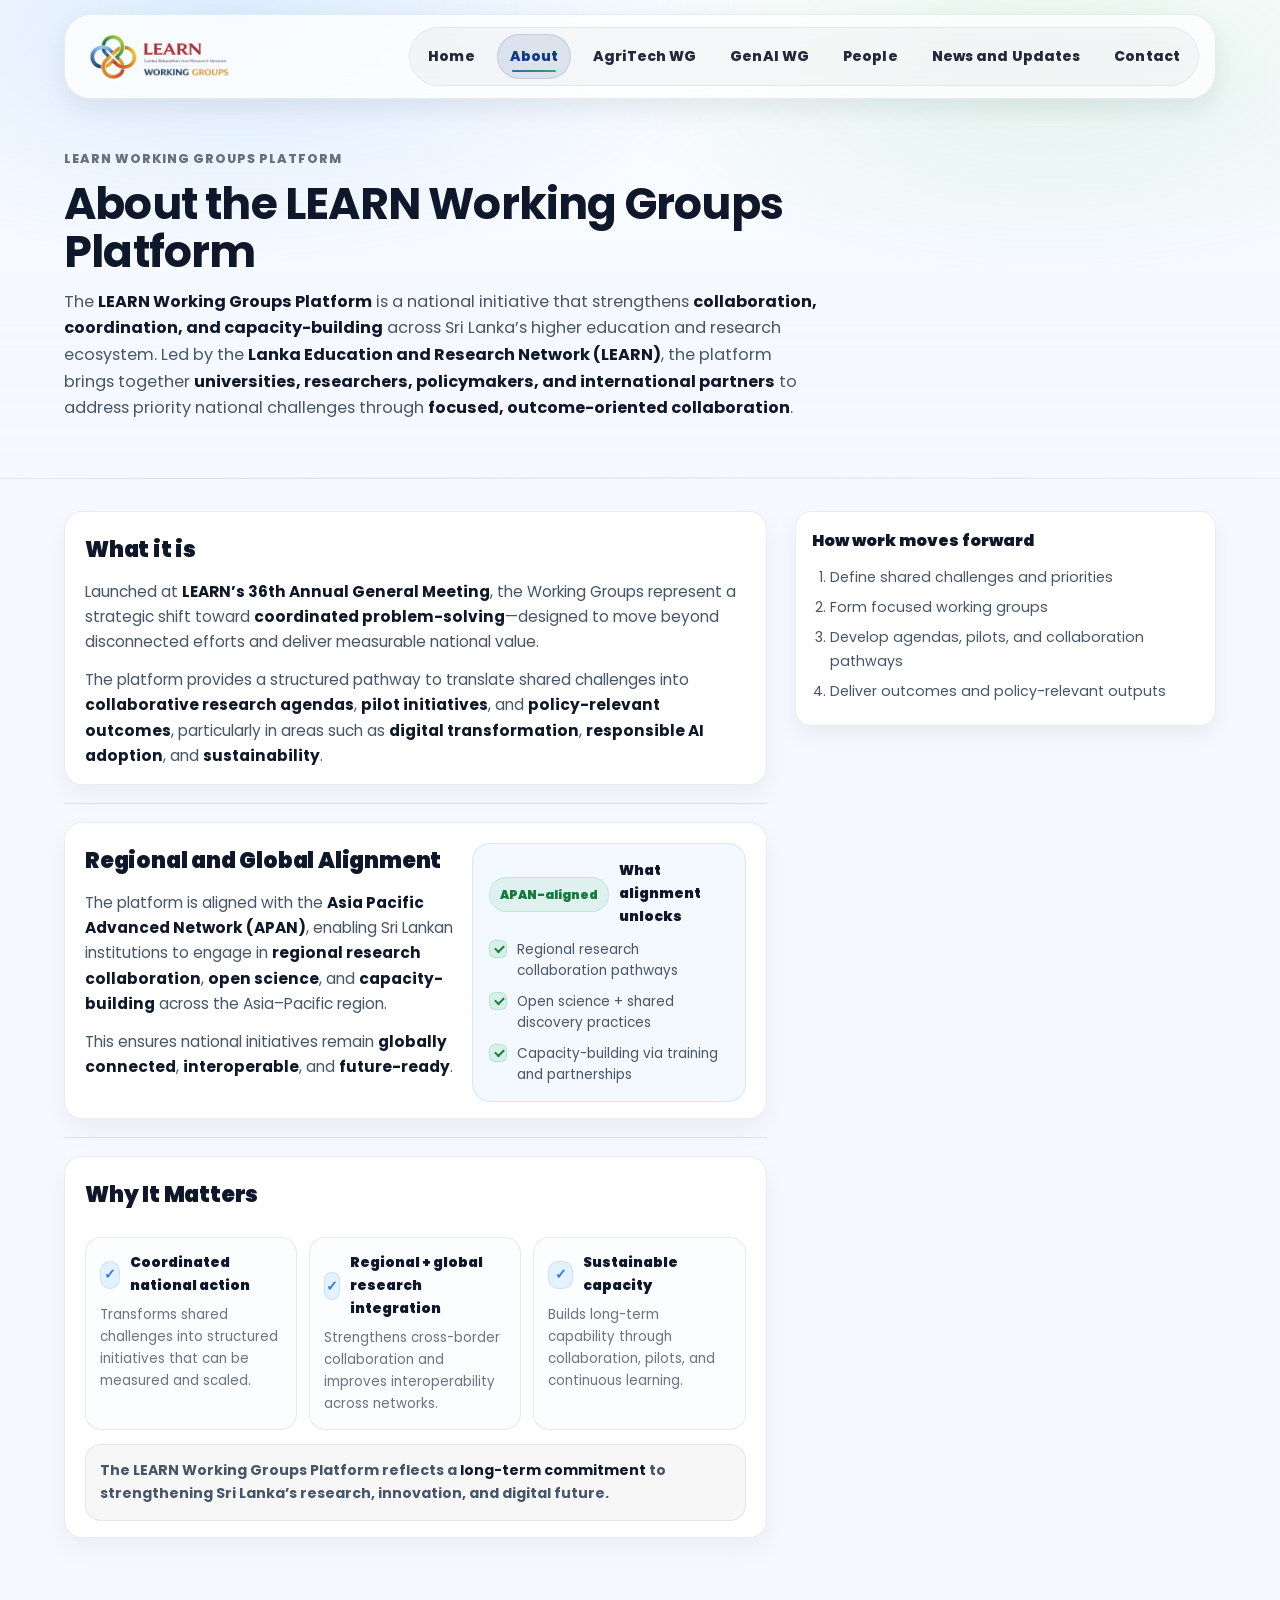
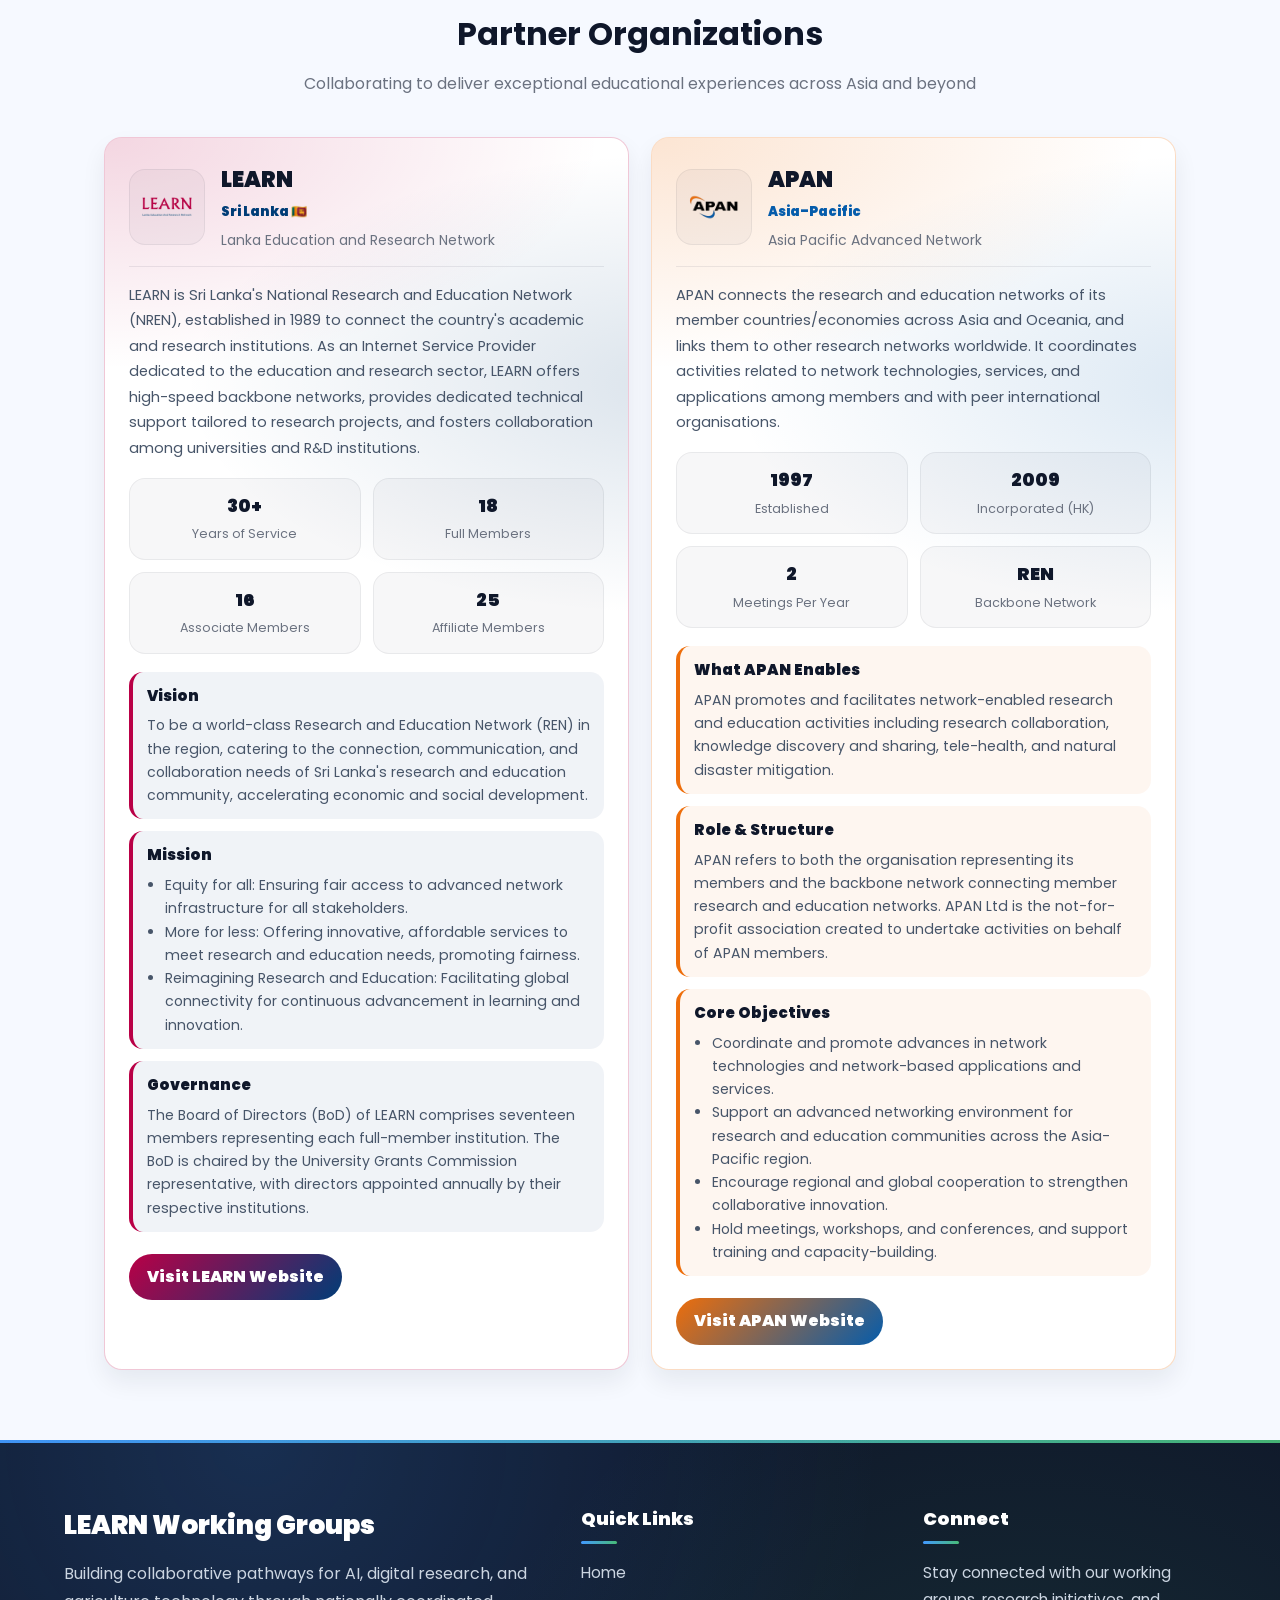
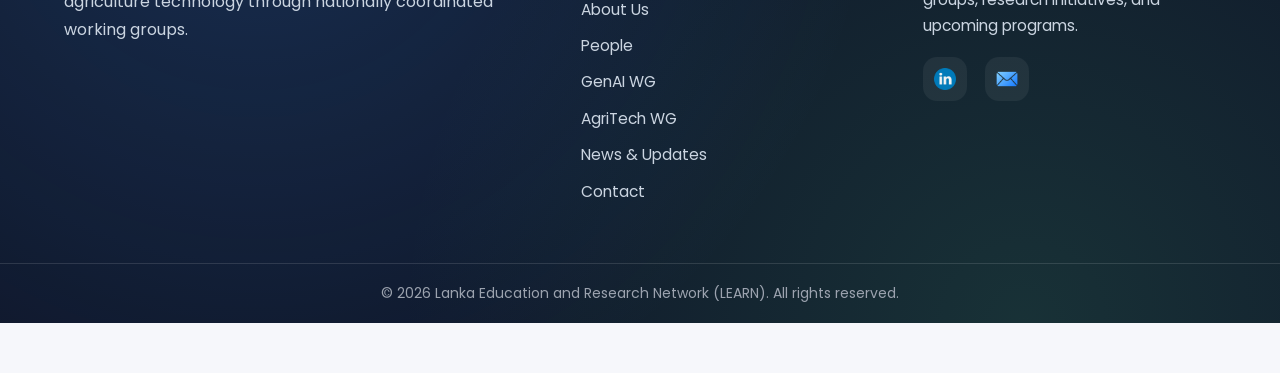
<file: pages/About.html>
<!DOCTYPE html>
<html lang="en">
<head>
  <meta charset="UTF-8" />
  <meta name="viewport" content="width=device-width, initial-scale=1.0" />
  <title>About LEARN Working Groups</title>

  <link rel="preconnect" href="https://fonts.googleapis.com">
  <link rel="preconnect" href="https://fonts.gstatic.com" crossorigin>
  <link href="https://fonts.googleapis.com/css2?family=Poppins:wght@300;400;500;600;700;800&display=swap" rel="stylesheet">

  <link rel="stylesheet" href="../assets/css/pages/About.css" />
  <link rel="icon" type="image/png" href="../assets/images/icons/12favicon.png">
</head>

<body>

  <!-- Header -->
<!-- NAV (SAME AS INDEX) -->
<header class="navbar" id="siteNav">
  <div class="container nav-inner">

    <!-- Logo -->
    <a href="../index.html" class="brand" aria-label="Working Groups Home">
      <img
        src="../assets/images/brand/WorkingGroupLogo.png"
        alt="Working Groups Logo"
      />
    </a>

    <!-- Desktop Nav -->
    <nav class="nav-wrap nav-desktop" aria-label="Primary">
      <ul class="nav-menu nav-menu--desktop">
        <li><a href="../index.html">Home</a></li>
        <li><a href="About.html" class="active">About</a></li>
        <li><a href="AgroTec WG.html">AgriTech WG</a></li>
        <li><a href="GenAI WG.html">GenAI WG</a></li>
        <li><a href="People.html">People</a></li>
        <li><a href="news/news.html">News and Updates</a></li>
        <li><a href="Contact.html">Contact</a></li>
      </ul>
    </nav>

    <!-- Hamburger -->
    <button
      class="hamburger"
      type="button"
      aria-label="Open menu"
      aria-controls="primaryNav"
      aria-expanded="false"
    >
      <span></span><span></span><span></span>
    </button>
  </div>

  <!-- Mobile Drawer -->
  <nav class="nav-mobile" aria-label="Mobile Primary">
    <ul class="nav-menu nav-menu--mobile" id="primaryNav">

      <!-- CLOSE BUTTON -->
      <button class="nav-close" aria-label="Close menu">&times;</button>

      <li><a href="../index.html">Home</a></li>
      <li><a href="About.html" class="active">About</a></li>
      <li><a href="AgroTec WG.html">AgriTech WG</a></li>
      <li><a href="GenAI WG.html">GenAI WG</a></li>
      <li><a href="People.html">People</a></li>
      <li><a href="news/news.html">News and Updates</a></li>
      <li><a href="Contact.html">Contact</a></li>
    </ul>
  </nav>

  <!-- Overlay -->
  <div class="nav-overlay" aria-hidden="true"></div>
</header>

  <!-- HERO (CLEAN) -->
  <section class="about-hero">
    <div class="container">
      <div class="hero-shell hero-shell--single">

        <div class="hero-left">
          <p class="hero-eyebrow">LEARN Working Groups Platform</p>

          <h1>About the LEARN Working Groups Platform</h1>

          <p class="hero-lead">
            The <strong>LEARN Working Groups Platform</strong> is a national initiative that strengthens
            <strong>collaboration, coordination, and capacity-building</strong> across Sri Lanka’s higher education and
            research ecosystem. Led by the <strong>Lanka Education and Research Network (LEARN)</strong>, the platform
            brings together <strong>universities, researchers, policymakers, and international partners</strong> to address
            priority national challenges through <strong>focused, outcome-oriented collaboration</strong>.
          </p>
        </div>

      </div>
    </div>
  </section>

  <!-- CONTENT -->
  <section class="about-content" id="working-groups">
    <div class="container content-grid">

      <!-- Main -->
      <div class="content-main">

        <div class="section-block">
          <h2>What it is</h2>
          <p>
            Launched at <strong>LEARN’s 36th Annual General Meeting</strong>, the Working Groups represent a strategic shift toward
            <strong>coordinated problem-solving</strong>—designed to move beyond disconnected efforts and deliver measurable national value.
          </p>
          <p>
            The platform provides a structured pathway to translate shared challenges into
            <strong>collaborative research agendas</strong>, <strong>pilot initiatives</strong>, and
            <strong>policy-relevant outcomes</strong>, particularly in areas such as <strong>digital transformation</strong>,
            <strong>responsible AI adoption</strong>, and <strong>sustainability</strong>.
          </p>
        </div>

        <div class="divider"></div>

        <!-- Strategic shift -->
        <!-- <div class="section-block">
          <div class="section-head">
            <h2>Strategic shift</h2>
          </div>

          <p>
            A deliberate move from ad-hoc or isolated projects to <strong>coordinated, outcome-driven collaboration</strong>.
            This approach helps institutions align priorities, share capability, and deliver results that can scale.
          </p>

          <div class="shift-points">
            <div class="shift-point">
              <span class="shift-dot"></span>
              <div>
                <strong>Digital transformation</strong>
                <span>Modernizing systems, services, and research infrastructure</span>
              </div>
            </div>

            <div class="shift-point">
              <span class="shift-dot shift-dot--mint"></span>
              <div>
                <strong>Responsible AI adoption</strong>
                <span>Safe, productive, and ethical AI usage across sectors</span>
              </div>
            </div>

            <div class="shift-point">
              <span class="shift-dot shift-dot--soft"></span>
              <div>
                <strong>Sustainability</strong>
                <span>Solutions designed for long-term national impact</span>
              </div>
            </div>
          </div>
        </div> -->
<!-- 
        <div class="divider"></div> -->

        <!-- <div class="section-block">
          <div class="section-head">
            <h2>National Working Groups</h2>
          </div>

          <p>
            Two national Working Groups currently form the foundation of the platform:
          </p>

          <div class="wg-grid">
            <a class="wg-card wg-card--agro" href="AgroTec WG.html">
              <div class="wg-icon" aria-hidden="true">
                <svg viewBox="0 0 24 24" fill="none">
                  <path d="M12 21s7-4.5 7-11a7 7 0 0 0-14 0c0 6.5 7 11 7 11Z" stroke="currentColor" stroke-width="1.8"/>
                  <path d="M9.5 11.2c1.6-1.6 3.6-2.4 6-2.4" stroke="currentColor" stroke-width="1.8" stroke-linecap="round"/>
                </svg>
              </div>
              <div class="wg-body">
                <h3>AgriTech Working Group</h3>
                <p>Advancing agriculture technology for productivity and sustainability.</p>
                <span class="wg-pill">AgriTech • Pilots • Field impact</span>
              </div>
              <span class="wg-arrow" aria-hidden="true">→</span>
            </a>

            <a class="wg-card wg-card--ai" href="Working_Groups.html">
              <div class="wg-icon" aria-hidden="true">
                <svg viewBox="0 0 24 24" fill="none">
                  <path d="M7 7h10v10H7V7Z" stroke="currentColor" stroke-width="1.8"/>
                  <path d="M9 2v3M15 2v3M9 19v3M15 19v3M2 9h3M2 15h3M19 9h3M19 15h3" stroke="currentColor" stroke-width="1.8" stroke-linecap="round"/>
                </svg>
              </div>
              <div class="wg-body">
                <h3>GenAI Working Group</h3>
                <p>Enabling productive and responsible adoption of Generative AI.</p>
                <span class="wg-pill">Productivity • Policy • Responsible AI</span>
              </div>
              <span class="wg-arrow" aria-hidden="true">→</span>
            </a>
          </div>
        </div> -->
<!-- 
        <div class="divider"></div> -->

        <div class="section-block">
          <div class="split">
            <div>
              <h2>Regional and Global Alignment</h2>
              <p>
                The platform is aligned with the <strong>Asia Pacific Advanced Network (APAN)</strong>, enabling Sri Lankan
                institutions to engage in <strong>regional research collaboration</strong>, <strong>open science</strong>,
                and <strong>capacity-building</strong> across the Asia–Pacific region.
              </p>
              <p>
                This ensures national initiatives remain <strong>globally connected</strong>, <strong>interoperable</strong>,
                and <strong>future-ready</strong>.
              </p>
            </div>

            <div class="callout">
              <div class="callout-top">
                <span class="badge">APAN-aligned</span>
                <strong>What alignment unlocks</strong>
              </div>
              <ul class="callout-list">
                <li><span class="check"></span>Regional research collaboration pathways</li>
                <li><span class="check"></span>Open science + shared discovery practices</li>
                <li><span class="check"></span>Capacity-building via training and partnerships</li>
              </ul>
            </div>
          </div>
        </div>

        <div class="divider"></div>

        <div class="section-block">
          <div class="section-head">
            <h2>Why It Matters</h2>
          </div>

          <div class="impact-grid">
            <div class="impact">
              <div class="impact-top">
                <span class="impact-ico">✓</span>
                <strong>Coordinated national action</strong>
              </div>
              <p>Transforms shared challenges into structured initiatives that can be measured and scaled.</p>
            </div>

            <div class="impact">
              <div class="impact-top">
                <span class="impact-ico">✓</span>
                <strong>Regional + global research integration</strong>
              </div>
              <p>Strengthens cross-border collaboration and improves interoperability across networks.</p>
            </div>

            <div class="impact">
              <div class="impact-top">
                <span class="impact-ico">✓</span>
                <strong>Sustainable capacity</strong>
              </div>
              <p>Builds long-term capability through collaboration, pilots, and continuous learning.</p>
            </div>
          </div>

          <div class="closing">
            <p>
              The LEARN Working Groups Platform reflects a <strong>long-term commitment</strong> to strengthening
              Sri Lanka’s research, innovation, and digital future.
            </p>
          </div>
        </div>

      </div>

      <!-- Side -->
      <aside class="content-side">
        <div class="side-card">
          <h3>How work moves forward</h3>
          <ol>
            <li>Define shared challenges and priorities</li>
            <li>Form focused working groups</li>
            <li>Develop agendas, pilots, and collaboration pathways</li>
            <li>Deliver outcomes and policy-relevant outputs</li>
          </ol>
        </div>
      </aside>

    </div>
  </section>

  <!-- PARTNERS -->
  <section class="partners-section" id="partners">
    <div class="container">
      <h2>Partner Organizations</h2>
      <p class="partners-subtitle">
        Collaborating to deliver exceptional educational experiences across Asia and beyond
      </p>
    </div>

    <div class="partners-grid">

      <!-- LEARN CARD -->
      <div class="partner-card partner-card--learn">
        <div class="partner-header">
          <img src="../assets/images/brand/learn.png" alt="LEARN Logo" class="partner-logo">
          <div>
            <h3>LEARN</h3>
            <span>Sri Lanka 🇱🇰</span>
            <p class="partner-fullname">Lanka Education and Research Network</p>
          </div>
        </div>

        <p class="partner-description">
          LEARN is Sri Lanka's National Research and Education Network (NREN), established in 1989 to connect the country's academic and research institutions. As an Internet Service Provider dedicated to the education and research sector, LEARN offers high-speed backbone networks, provides dedicated technical support tailored to research projects, and fosters collaboration among universities and R&amp;D institutions.
        </p>

        <div class="partner-stats">
          <div><strong>30+</strong><span>Years of Service</span></div>
          <div><strong>18</strong><span>Full Members</span></div>
          <div><strong>16</strong><span>Associate Members</span></div>
          <div><strong>25</strong><span>Affiliate Members</span></div>
        </div>

        <div class="partner-section">
          <h4>Vision</h4>
          <p>
            To be a world-class Research and Education Network (REN) in the region, catering to the connection, communication, and collaboration needs of Sri Lanka's research and education community, accelerating economic and social development.
          </p>
        </div>

        <div class="partner-section">
          <h4>Mission</h4>
          <ul>
            <li>Equity for all: Ensuring fair access to advanced network infrastructure for all stakeholders.</li>
            <li>More for less: Offering innovative, affordable services to meet research and education needs, promoting fairness.</li>
            <li>Reimagining Research and Education: Facilitating global connectivity for continuous advancement in learning and innovation.</li>
          </ul>
        </div>

        <div class="partner-section">
          <h4>Governance</h4>
          <p>
            The Board of Directors (BoD) of LEARN comprises seventeen members representing each full-member institution. The BoD is chaired by the University Grants Commission representative, with directors appointed annually by their respective institutions.
          </p>
        </div>

        <a href="https://learn.ac.lk/" class="partner-link partner-link--learn" target="_blank" rel="noopener">Visit LEARN Website</a>
      </div>

      <!-- APAN CARD -->
      <div class="partner-card partner-card--apan">
        <div class="partner-header">
          <img src="../assets/images/brand/Nobackground APan.png" alt="APAN Logo" class="partner-logo">
          <div>
            <h3>APAN</h3>
            <span>Asia–Pacific</span>
            <p class="partner-fullname">Asia Pacific Advanced Network</p>
          </div>
        </div>

        <p class="partner-description">
          APAN connects the research and education networks of its member countries/economies across Asia and Oceania, and links them to other research networks worldwide. It coordinates activities related to network technologies, services, and applications among members and with peer international organisations.
        </p>

        <div class="partner-stats">
          <div><strong>1997</strong><span>Established</span></div>
          <div><strong>2009</strong><span>Incorporated (HK)</span></div>
          <div><strong>2</strong><span>Meetings Per Year</span></div>
          <div><strong>REN</strong><span>Backbone Network</span></div>
        </div>

        <div class="partner-section">
          <h4>What APAN Enables</h4>
          <p>
            APAN promotes and facilitates network-enabled research and education activities including research collaboration, knowledge discovery and sharing, tele-health, and natural disaster mitigation.
          </p>
        </div>

        <div class="partner-section">
          <h4>Role &amp; Structure</h4>
          <p>
            APAN refers to both the organisation representing its members and the backbone network connecting member research and education networks. APAN Ltd is the not-for-profit association created to undertake activities on behalf of APAN members.
          </p>
        </div>

        <div class="partner-section">
          <h4>Core Objectives</h4>
          <ul>
            <li>Coordinate and promote advances in network technologies and network-based applications and services.</li>
            <li>Support an advanced networking environment for research and education communities across the Asia-Pacific region.</li>
            <li>Encourage regional and global cooperation to strengthen collaborative innovation.</li>
            <li>Hold meetings, workshops, and conferences, and support training and capacity-building.</li>
          </ul>
        </div>

        <a href="https://apan.net/" class="partner-link partner-link--apan" target="_blank" rel="noopener">Visit APAN Website</a>
      </div>

    </div>
  </section>

  <!-- PREMIUM FOOTER -->
  <footer class="site-footer site-footer--premium">
    <div class="footer-glow"></div>

    <div class="footer-container">
      <div class="footer-brand">
        <h3>LEARN Working Groups</h3>
        <p>
          Building collaborative pathways for AI, digital research, and agriculture technology through nationally coordinated working groups.
        </p>
      </div>

      <div class="footer-links">
        <h4>Quick Links</h4>
        <ul>
          <li><a href="../index.html" >Home</a></li>
          <li><a href="../pages/About.html" class="active">About Us</a></li>
          <li><a href="../pages/People.html">People</a></li>
          <li><a href="../pages/GenAI WG.html">GenAI WG</a></li>
          <li><a href="../pages/AgroTec WG.html">AgriTech WG</a></li>
          <li><a href="../pages/news/news.html">News & Updates</a></li>
          <li><a href="../pages/Contact.html">Contact</a></li>
        </ul>
      </div>

      <div class="footer-connect">
        <h4>Connect</h4>
        <p>
          Stay connected with our working groups, research initiatives,
          and upcoming programs.
        </p>

        <div class="footer-social">
          <a href="#" title="LinkedIn"><img src="../assets/images/icons/linkedin.png" alt="LinkedIn"></a>
          <a href="#" title="Email"><img src="../assets/images/icons/mail.png" alt="Email"></a>
        </div>
      </div>
    </div>

    <div class="footer-bottom">
      © 2026 Lanka Education and Research Network (LEARN). All rights reserved.
    </div>
  </footer>

  <script src="../assets/js/script.js"></script>
</body>
</html>
</file>
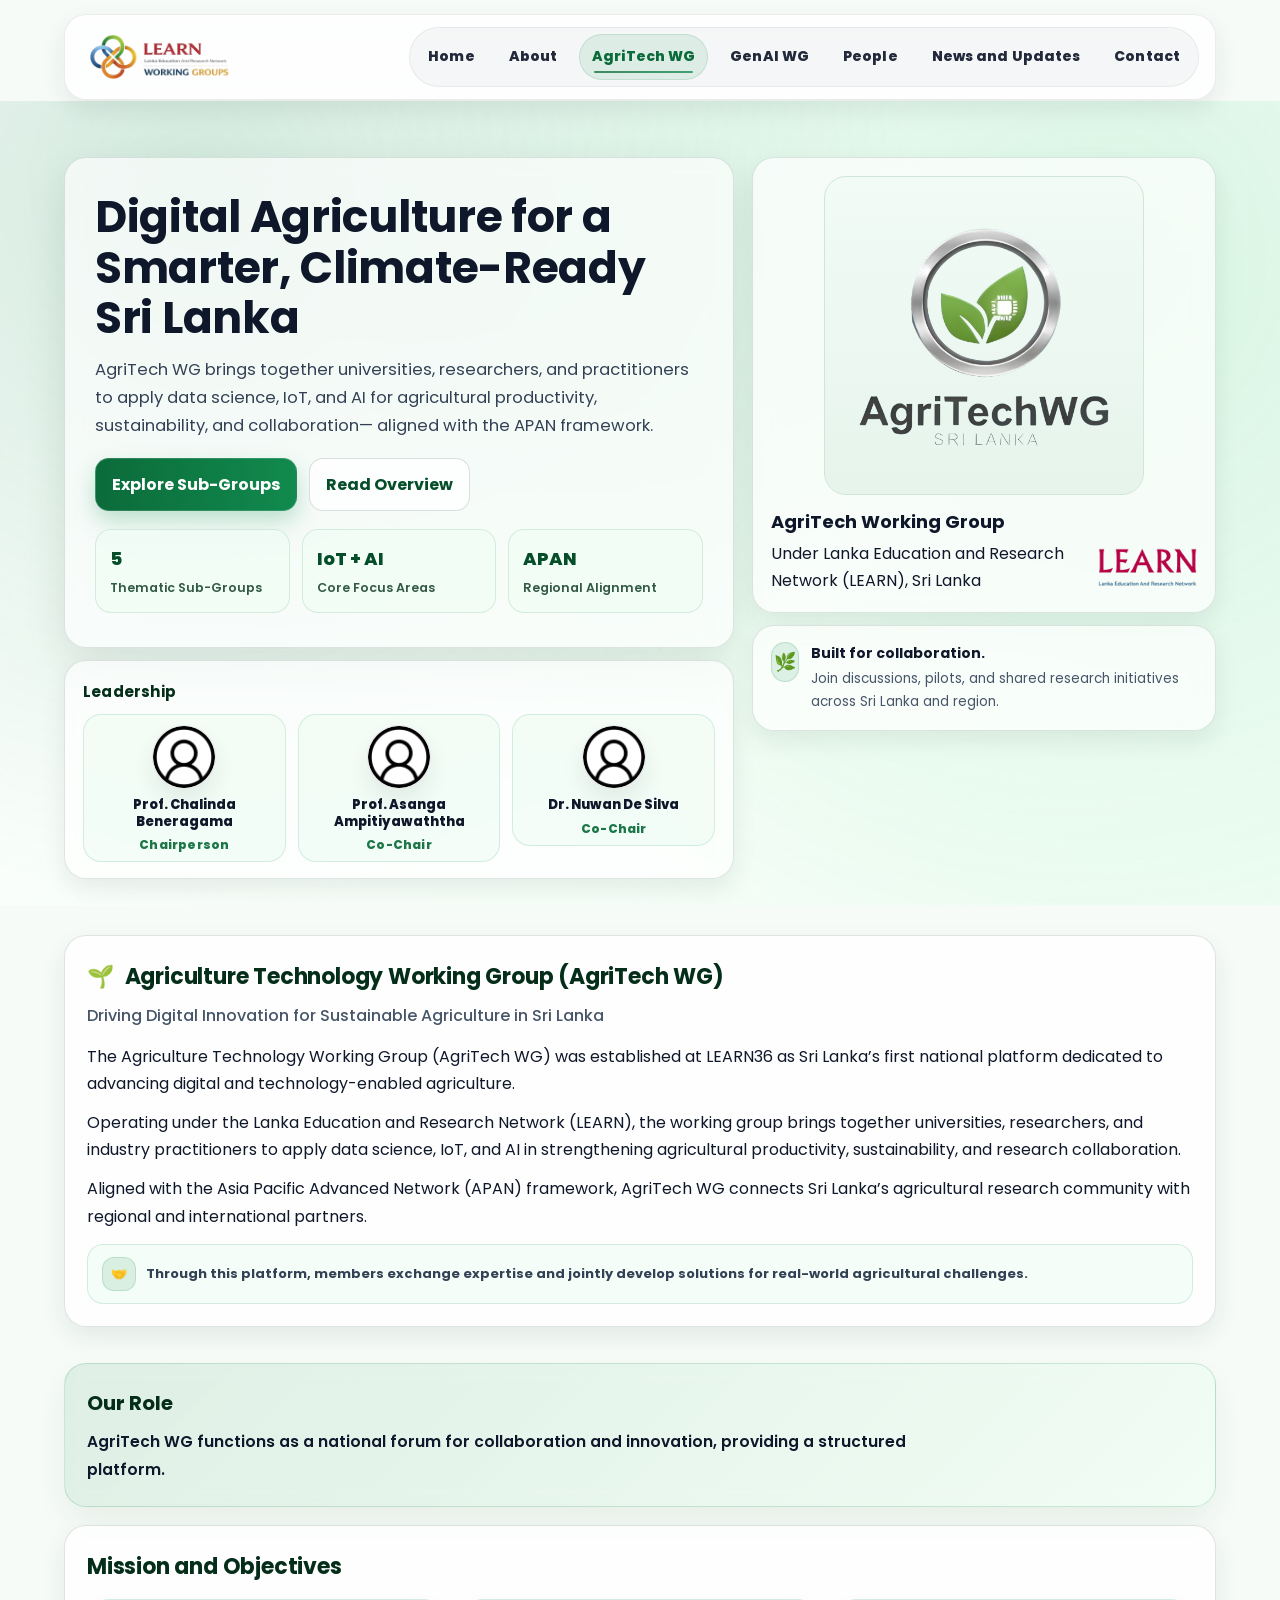
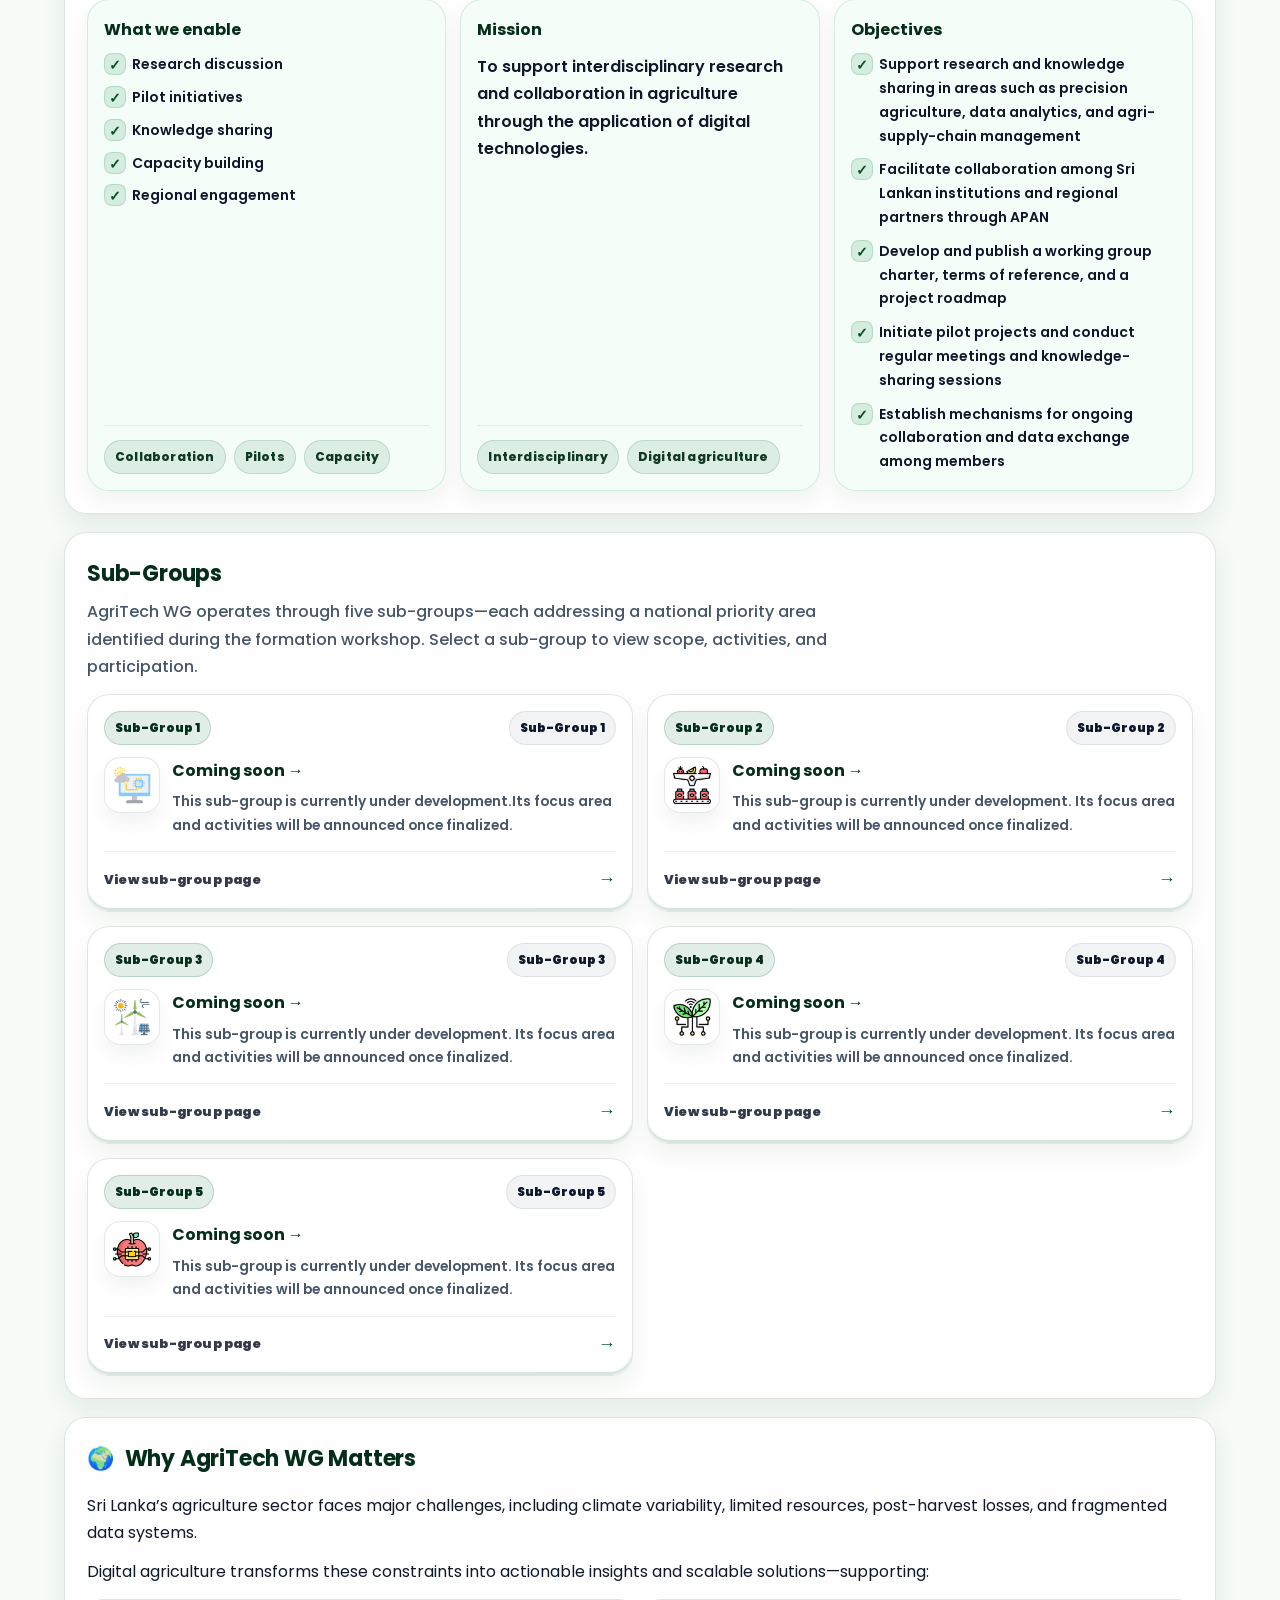
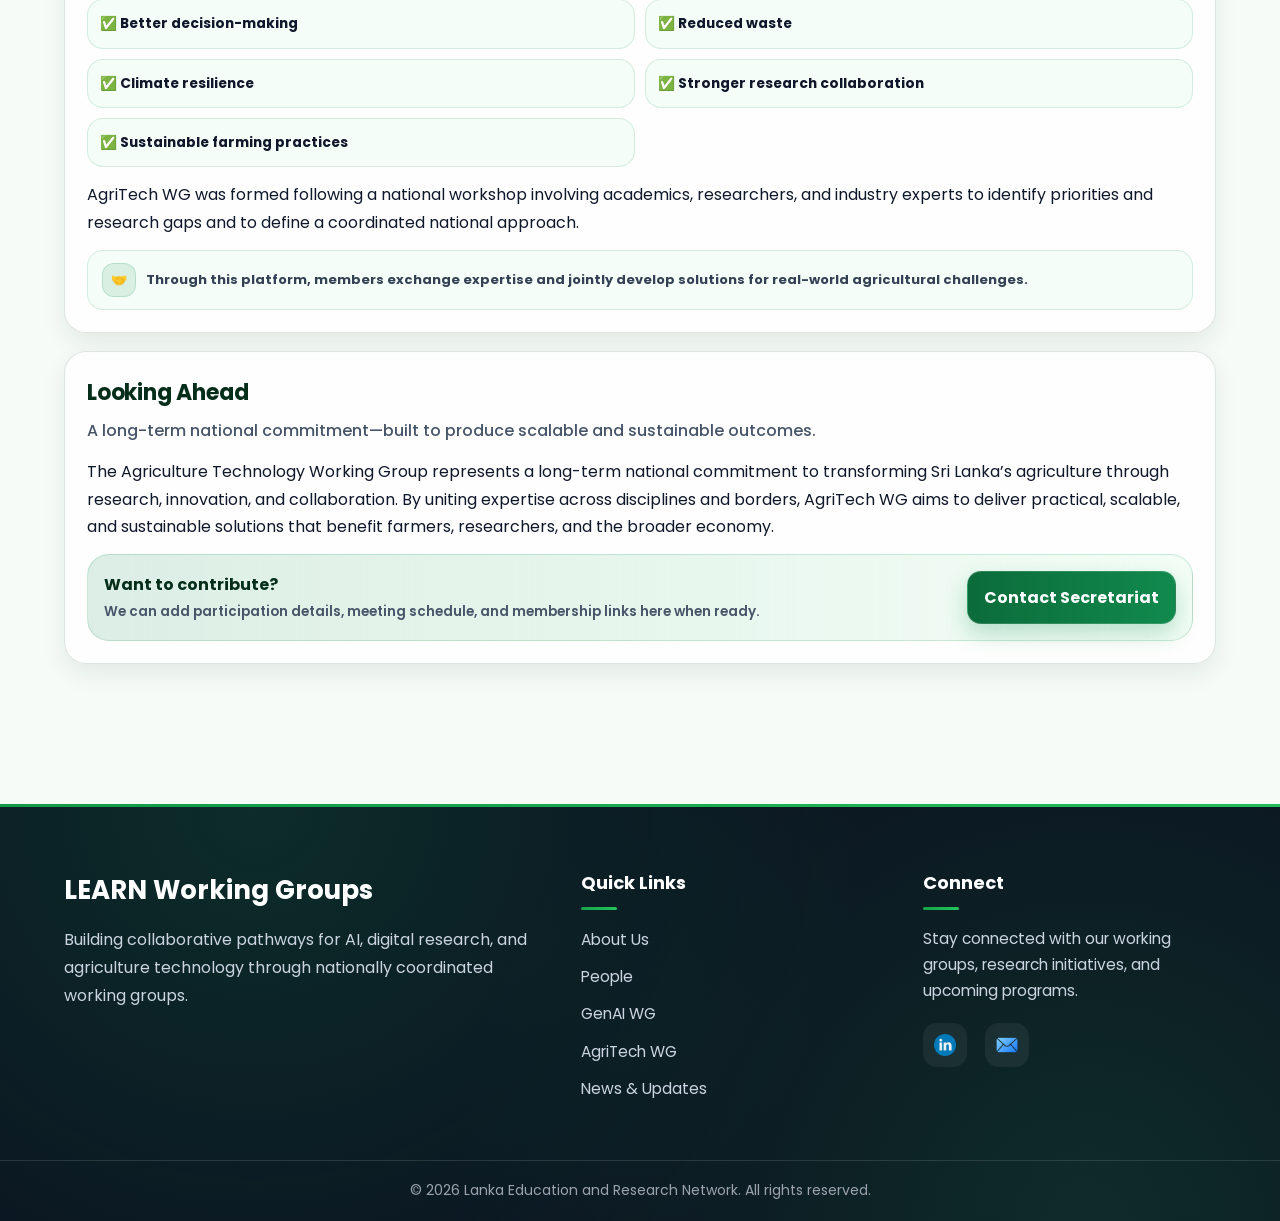
<file: pages/AgroTec WG.html>
<!DOCTYPE html>
<html lang="en">
<head>
  <meta charset="UTF-8" />
  <meta name="viewport" content="width=device-width, initial-scale=1.0" />
  <title>AgriTech WG</title>

  <!-- Font -->
  <link rel="preconnect" href="https://fonts.googleapis.com">
  <link rel="preconnect" href="https://fonts.gstatic.com" crossorigin>
  <link href="https://fonts.googleapis.com/css2?family=Poppins:wght@300;400;500;600;700&display=swap" rel="stylesheet">

  <link rel="stylesheet" href="../assets/css/pages/AgroTec WG.css" />
  <link rel="icon" type="image/png" href="../assets/images/icons/12favicon.png">
</head>
<body>

  <!-- NAVBAR -->
              <!-- NAV (SAME AS ABOUT/INDEX) -->
                <header class="navbar" id="siteNav">
                  <div class="container nav-inner">

                    <!-- Logo -->
                    <a href="../index.html" class="brand" aria-label="Working Groups Home">
                      <img
                        src="../assets/images/brand/WorkingGroupLogo.png"
                        alt="Working Groups Logo"
                      />
                    </a>

                    <!-- Desktop Nav -->
                    <nav class="nav-wrap nav-desktop" aria-label="Primary">
                      <ul class="nav-menu nav-menu--desktop">
                        <li><a href="../index.html">Home</a></li>
                        <li><a href="About.html">About</a></li>
                        <li><a href="AgroTec WG.html" class="active">AgriTech WG</a></li>
                        <li><a href="GenAI WG.html">GenAI WG</a></li>
                        <li><a href="People.html">People</a></li>
                        <li><a href="news/news.html">News and Updates</a></li>
                        <li><a href="Contact.html">Contact</a></li>
                      </ul>
                    </nav>

                    <!-- Hamburger -->
                    <button
                      class="hamburger"
                      type="button"
                      aria-label="Open menu"
                      aria-controls="primaryNav"
                      aria-expanded="false"
                    >
                      <span></span><span></span><span></span>
                    </button>
                  </div>

                  <!-- Mobile Drawer -->
                  <nav class="nav-mobile" aria-label="Mobile Primary">
                    <ul class="nav-menu nav-menu--mobile" id="primaryNav">
                      <button class="nav-close" aria-label="Close menu">&times;</button>

                      <li><a href="../index.html">Home</a></li>
                      <li><a href="About.html">About</a></li>
                      <li><a href="AgroTec WG.html" class="active">AgriTech WG</a></li>
                      <li><a href="GenAI WG.html">GenAI WG</a></li>
                      <li><a href="People.html">People</a></li>
                      <li><a href="news/news.html">News and Updates</a></li>
                      <li><a href="Contact.html">Contact</a></li>
                    </ul>
                  </nav>

                  <!-- Overlay -->
                  <div class="nav-overlay" aria-hidden="true"></div>
                </header>

              <!-- HERO -->
              <!-- HERO -->
              <main>
                <section class="agrotec-hero">
                  <div class="container hero-grid hero-grid--strict">

                    <!-- LEFT COLUMN -->
                    <div class="hero-left">

                      <div class="hero-content">
                        <h1>Digital Agriculture for a Smarter, Climate-Ready Sri Lanka</h1>

                        <p class="hero-lead">
                          AgriTech WG brings together universities, researchers, and practitioners to apply
                          data science, IoT, and AI for agricultural productivity, sustainability, and collaboration—
                          aligned with the APAN framework.
                        </p>

                        <div class="hero-bottom">
                          <div class="hero-actions">
                            <a class="btn btn-primary" href="#subgroups">Explore Sub-Groups</a>
                            <a class="btn btn-ghost" href="#introduction">Read Overview</a>
                          </div>

                          <div class="hero-metrics">
                            <div class="metric">
                              <div class="metric-value">5</div>
                              <div class="metric-label">Thematic Sub-Groups</div>
                            </div>

                            <div class="metric">
                              <div class="metric-value">IoT + AI</div>
                              <div class="metric-label">Core Focus Areas</div>
                            </div>

                            <div class="metric">
                              <div class="metric-value">APAN</div>
                              <div class="metric-label">Regional Alignment</div>
                            </div>
                          </div>
                        </div>
                      </div>

                      <!-- Leadership (GenAI-style: text, compact, no huge card height) -->
                      <div class="info-card leadership-info" aria-label="Leadership">
                        <h4>Leadership</h4>

                        <div class="leadership-profiles">

                          <a class="leader-mini" href="../pages/People.html#asitha" aria-label="Contact Chairperson">
                            <div class="leader-mini-avatar">
                              <img src="../assets/images/People/user.png" alt="Prof. Chalinda Beneragama">
                            </div>
                            <div class="leader-mini-name">Prof. Chalinda Beneragama</div>
                            <div class="leader-mini-role">Chairperson</div>
                          </a>

                          <a class="leader-mini" href="../pages/People.html#asitha" aria-label="Contact Co-Chair">
                            <div class="leader-mini-avatar">
                              <img src="../assets/images/People/user.png" alt="Prof. Asanga Ampitiyawaththa">
                            </div>
                            <div class="leader-mini-name">Prof. Asanga Ampitiyawaththa</div>
                            <div class="leader-mini-role">Co-Chair</div>
                          </a>

                          <a class="leader-mini" href="../pages/People.html#asitha" aria-label="Contact Co-Chair">
                            <div class="leader-mini-avatar">
                              <img src="../assets/images/People/user.png" alt="Dr. Nuwan De Silva">
                            </div>
                            <div class="leader-mini-name">Dr. Nuwan De Silva</div>
                            <div class="leader-mini-role">Co-Chair</div>
                          </a>

                        </div>
                      </div>


                    </div>

                    <!-- RIGHT COLUMN -->
                    <div class="hero-right">

                      <div class="logo-card">
                        <div class="logo-slot">
                          <img src="../assets/images/brand/AgroTechLogo.png" alt="AgroTec Working Group Logo" />
                        </div>

                        <div class="logo-caption">
                          <h3>AgriTech Working Group</h3>

                          <div class="affiliation" role="group" aria-label="Affiliation with LEARN">
                            <span class="affiliation-text">
                              Under Lanka Education and Research Network (LEARN), Sri Lanka
                            </span>

                            <span class="affiliation-mark" aria-hidden="true">
                              <img src="../assets/images/brand/learn.png" alt="" />
                            </span>
                          </div>
                        </div>
                      </div>

                      <div class="notice-card">
                        <div class="notice-icon">🌿</div>
                        <div class="notice-text">
                          <strong>Built for collaboration.</strong>
                          <span>Join discussions, pilots, and shared research initiatives across Sri Lanka and region.</span>
                        </div>
                      </div>

                    </div>

                  </div>

                  <div class="hero-bg"></div>
                  <div class="hero-grain"></div>
                </section>
              </main>



              <!-- FULL-WIDTH STRATEGIC BAND -->




                  <section class="content-section" id="introduction">
                    <div class="container">
                      <div class="content">

                      <!-- Main content -->

                                                <section class="section-card" id="about" aria-label="About AgriTech Working Group">
                                        <div class="section-head">
                                          <h2><span class="emoji-title">🌱</span> Agriculture Technology Working Group (AgriTech WG)</h2>
                                          <p class="subtitle-strong">Driving Digital Innovation for Sustainable Agriculture in Sri Lanka</p>
                                        </div>

                                        <div class="prose">
                                          <p>
                                            The Agriculture Technology Working Group (AgriTech WG) was established at LEARN36 as Sri Lanka’s first national platform
                                            dedicated to advancing digital and technology-enabled agriculture.
                                          </p>
                                          <p>
                                            Operating under the Lanka Education and Research Network (LEARN), the working group brings together universities, researchers,
                                            and industry practitioners to apply data science, IoT, and AI in strengthening agricultural productivity, sustainability,
                                            and research collaboration.
                                          </p>
                                          <p>
                                            Aligned with the Asia Pacific Advanced Network (APAN) framework, AgriTech WG connects Sri Lanka’s agricultural research community
                                            with regional and international partners.
                                          </p>
                                        </div>

                                        

                                      

                                        <div class="mini-note">
                                          <div class="mini-note-icon">🤝</div>
                                          <div>
                                            Through this platform, members exchange expertise and jointly develop solutions for real-world agricultural challenges.
                                          </div>
                                        </div>
                                      </section>

          
          <section class="section-card role-card" aria-label="Our Role">
              <div class="role-card-inner">
                <h2>Our Role</h2>
                <p>
                  AgriTech WG functions as a national forum for collaboration and innovation,
                  providing a structured platform.
                </p>
              </div>
            </section>


          <section class="section-card" id="mission" aria-label="Mission, Objectives, and What We Enable">
              <div class="section-head">
                <h2>Mission and Objectives</h2>
              </div>

              <div class="tri-cards">
                <!-- What we enable -->
                <div class="tri-card">
                  <h3>What we enable</h3>
                  <ul class="checklist checklist--compact">
                    <li>Research discussion</li>
                    <li>Pilot initiatives</li>
                    <li>Knowledge sharing</li>
                    <li>Capacity building</li>
                    <li>Regional engagement</li>
                  </ul>
                  <div class="tri-foot">
                    <span class="tri-chip">Collaboration</span>
                    <span class="tri-chip">Pilots</span>
                    <span class="tri-chip">Capacity</span>
                  </div>
                </div>

                <!-- Mission -->
                <div class="tri-card">
                  <h3>Mission</h3>
                  <p>
                    To support interdisciplinary research and collaboration in agriculture through the application of digital technologies.
                  </p>

                  <div class="tri-foot">
                    <span class="tri-chip">Interdisciplinary</span>
                    <span class="tri-chip">Digital agriculture</span>
                  </div>
                </div>

                <!-- Objectives -->
                <div class="tri-card">
                  <h3>Objectives</h3>
                  <ul class="checklist">
                    <li>Support research and knowledge sharing in areas such as precision agriculture, data analytics, and agri-supply-chain management</li>
                    <li>Facilitate collaboration among Sri Lankan institutions and regional partners through APAN</li>
                    <li>Develop and publish a working group charter, terms of reference, and a project roadmap</li>
                    <li>Initiate pilot projects and conduct regular meetings and knowledge-sharing sessions</li>
                    <li>Establish mechanisms for ongoing collaboration and data exchange among members</li>
                  </ul>
                </div>
              </div>
            </section>

            





          <!-- <section class="section-card" aria-label="Introduction">
            <div class="section-head">
              <h2>Introduction</h2>
              <p>
                The Agriculture Technology Working Group (AgriTech WG) was established at LEARN36 as Sri Lanka’s
                first national working group focused on digital and technology-enabled agriculture.
              </p>
            </div>

            <div class="prose">
              <p>
                The working group operates under the Lanka Education and Research Network (LEARN) and brings together
                universities, researchers, and practitioners interested in applying digital technologies to agricultural
                research and development.
              </p>
              <p>
                AgriTech WG focuses on the use of data science, Internet of Things (IoT), and Artificial Intelligence (AI)
                to support agricultural productivity, sustainability, and research collaboration. It provides a platform
                for institutions and individuals to share knowledge, research outcomes, and technical expertise related
                to agriculture technology.
              </p>
              <p>
                The activities of AgriTech WG are aligned with the Asia Pacific Advanced Network (APAN) framework,
                supporting Sri Lanka’s engagement in regional research collaboration and data-sharing initiatives.
              </p>
            </div>
          </section> -->

          <!-- <section class="section-card" id="mission" aria-label="Mission and Objectives">
            <div class="section-head">
              <h2>Mission and Objectives</h2>
              <p>Clear direction, practical outcomes, and long-term coordination.</p>
            </div>
            

            <div class="split">
              <div class="panel">
                <h3>Mission</h3>
                <p>
                  To support interdisciplinary research and collaboration in agriculture through the application of digital technologies.
                </p>
              </div>

              <div class="panel">
                <h3>Objectives</h3>
                <ul class="checklist">
                  <li>Support research and knowledge sharing in areas such as precision agriculture, data analytics, and agri-supply-chain management</li>
                  <li>Facilitate collaboration among Sri Lankan institutions and regional partners through APAN</li>
                  <li>Develop and publish a working group charter, terms of reference, and a project roadmap</li>
                  <li>Initiate pilot projects and conduct regular meetings and knowledge-sharing sessions</li>
                  <li>Establish mechanisms for ongoing collaboration and data exchange among members</li>
                </ul>
              </div>
            </div>
          </section> -->


          

          <!-- SUBGROUPS: visually distinct band + more obvious clickability -->
          <section class="section-card section-card--band" id="subgroups" aria-label="Sub-Groups">
            <div class="section-head">
              <h2>Sub-Groups</h2>
              <p>
                AgriTech WG operates through five sub-groups—each addressing a national priority area identified during the formation workshop.
                Select a sub-group to view scope, activities, and participation.
              </p>
            </div>

            <div class="subgroup-band">
              <div class="subgroup-grid subgroup-grid--clickable">

                <a class="subgroup subgroup-link" href="AgroTechSubGroupComingSoon.html" aria-label="Open Sub-Group 1 page">
                  <div class="subgroup-top">
                    <span class="pill">Sub-Group 1</span>
                    <span class="tag">Sub-Group 1</span>
                  </div>

                  <div class="subgroup-body">
                    <div class="subgroup-logo">
                      <img src="../assets/images/icons/weather-forecasting.png" alt="Sub-Group 1 Logo">
                    </div>
                    <div class="subgroup-text">
                      <h3>Coming soon →</h3>
                      <p>
                        This sub-group is currently under development.Its focus area and activities will be announced once finalized.
                      </p>
                    </div>
                  </div>

                  <div class="subgroup-cta">
                    <span>View sub-group page</span>
                    <span class="arrow">→</span>
                  </div>
                </a>

                <a class="subgroup subgroup-link" href="AgroTechSubGroupComingSoon.html" aria-label="Open Sub-Group 2 page">
                  <div class="subgroup-top">
                    <span class="pill">Sub-Group 2</span>
                    <span class="tag">Sub-Group 2</span>
                  </div>

                  <div class="subgroup-body">
                    <div class="subgroup-logo">
                      <img src="../assets/images/icons/conveyor.png" alt="Sub-Group 2 Logo">
                    </div>
                    <div class="subgroup-text">
                      <h3>Coming soon →</h3>
                      <p>
                        This sub-group is currently under development. Its focus area and activities will be announced once finalized.
                      </p>
                    </div>
                  </div>

                  <div class="subgroup-cta">
                    <span>View sub-group page</span>
                    <span class="arrow">→</span>
                  </div>
                </a>

                <a class="subgroup subgroup-link" href="AgroTechSubGroupComingSoon.html" aria-label="Open Sub-Group 3 page">
                  <div class="subgroup-top">
                    <span class="pill">Sub-Group 3</span>
                    <span class="tag">Sub-Group 3</span>
                  </div>

                  <div class="subgroup-body">
                    <div class="subgroup-logo">
                      <img src="../assets/images/icons/renewable-energy.png" alt="Sub-Group 3 Logo">
                    </div>
                    <div class="subgroup-text">
                      <h3>Coming soon →</h3>
                      <p>
                        This sub-group is currently under development. Its focus area and activities will be announced once finalized.
                      </p>
                    </div>
                  </div>

                  <div class="subgroup-cta">
                    <span>View sub-group page</span>
                    <span class="arrow">→</span>
                  </div>
                </a>

                <a class="subgroup subgroup-link" href="AgroTechSubGroupComingSoon.html" aria-label="Open Sub-Group 4 page">
                  <div class="subgroup-top">
                    <span class="pill">Sub-Group 4</span>
                    <span class="tag">Sub-Group 4</span>
                  </div>

                  <div class="subgroup-body">
                    <div class="subgroup-logo">
                      <img src="../assets/images/icons/precision-agriculture.png" alt="Sub-Group 4 Logo">
                    </div>
                    <div class="subgroup-text">
                      <h3>Coming soon →</h3>
                      <p>
                       This sub-group is currently under development. Its focus area and activities will be announced once finalized.
                      </p>
                    </div>
                  </div>

                  <div class="subgroup-cta">
                    <span>View sub-group page</span>
                    <span class="arrow">→</span>
                  </div>
                </a>

                <a class="subgroup subgroup-link" href="AgroTechSubGroupComingSoon.html" aria-label="Open Sub-Group 5 page">
                  <div class="subgroup-top">
                    <span class="pill">Sub-Group 5</span>
                    <span class="tag">Sub-Group 5</span>
                  </div>

                  <div class="subgroup-body">
                    <div class="subgroup-logo">
                      <img src="../assets/images/icons/artificial-intelligence.png" alt="Sub-Group 5 Logo">
                    </div>
                    <div class="subgroup-text">
                      <h3>Coming soon →</h3>
                      <p>
                        This sub-group is currently under development. Its focus area and activities will be announced once finalized.
                      </p>
                    </div>
                  </div>

                  <div class="subgroup-cta">
                    <span>View sub-group page</span>
                    <span class="arrow">→</span>
                  </div>
                </a>

              </div>

            </div>
          </section>

         

          <!-- WHY + ROLE CARD -->
          <section class="section-card">

            <!-- WHY IT MATTERS -->
            <div class="section-head">
              <h2><span class="emoji-title">🌍</span> Why AgriTech WG Matters</h2>
            </div>

            <div class="prose">
              <p>
                Sri Lanka’s agriculture sector faces major challenges, including climate variability,
                limited resources, post-harvest losses, and fragmented data systems.
              </p>
              <p>
                Digital agriculture transforms these constraints into actionable insights and scalable solutions—supporting:
              </p>
            </div>

            <div class="why-grid">
              <div class="why-item">✅ Better decision-making</div>
              <div class="why-item">✅ Reduced waste</div>
              <div class="why-item">✅ Climate resilience</div>
              <div class="why-item">✅ Stronger research collaboration</div>
              <div class="why-item">✅ Sustainable farming practices</div>
            </div>

            <div class="prose">
              <p>
                AgriTech WG was formed following a national workshop involving academics, researchers,
                and industry experts to identify priorities and research gaps and to define a coordinated
                national approach.
              </p>
            </div>

            <!-- OUR ROLE -->
            

            <div class="mini-note">
              <div class="mini-note-icon">🤝</div>
              <div>
                Through this platform, members exchange expertise and jointly develop
                solutions for real-world agricultural challenges.
              </div>
            </div>

          </section>



          <section class="section-card" id="ahead" aria-label="Looking Ahead">
            <div class="section-head">
              <h2>Looking Ahead</h2>
              <p>A long-term national commitment—built to produce scalable and sustainable outcomes.</p>
            </div>

            <div class="prose">
              <p>
                The Agriculture Technology Working Group represents a long-term national commitment to transforming Sri Lanka’s
                agriculture through research, innovation, and collaboration. By uniting expertise across disciplines and borders,
                AgriTech WG aims to deliver practical, scalable, and sustainable solutions that benefit farmers, researchers, and the broader economy.
              </p>
            </div>

            <div class="cta-banner">
              <div class="cta-text">
                <h3>Want to contribute?</h3>
                <p>We can add participation details, meeting schedule, and membership links here when ready.</p>
              </div>
              <a class="btn btn-primary" href="Contact.html">Contact Secretariat</a>
            </div>
          </section>

        </div>
      </div>
    </section>
  </main>

  <!-- FOOTER -->
  <footer class="site-footer site-footer--premium">
    <div class="footer-glow"></div>

    <div class="footer-container">
      <div class="footer-brand">
        <h3>LEARN Working Groups</h3>
        <p>
          Building collaborative pathways for AI, digital research, and agriculture technology through nationally coordinated working groups.
        </p>
      </div>

      <div class="footer-links">
        <h4>Quick Links</h4>
        <ul>
          <li><a href="About.html">About Us</a></li>
          <li><a href="People.html">People</a></li>
          <li><a href="GenAI WG.html">GenAI WG</a></li>
          <li><a href="AgroTec WG.html">AgriTech WG</a></li>
          <li><a href="News & Updates.html">News & Updates</a></li>
        </ul>
      </div>

      <div class="footer-connect">
        <h4>Connect</h4>
        <p>
          Stay connected with our working groups, research initiatives,
          and upcoming programs.
        </p>

        <div class="footer-social">
          <a href="#" title="LinkedIn"><img src="../assets/images/icons/linkedin.png" alt="LinkedIn"></a>
          <a href="#" title="Email"><img src="../assets/images/icons/mail.png" alt="Email"></a>
        </div>
      </div>
    </div>

    <div class="footer-bottom">
      © 2026 Lanka Education and Research Network. All rights reserved.
    </div>
  </footer>

  <script src="../assets/js/script.js"></script>
</body>
</html>
</file>
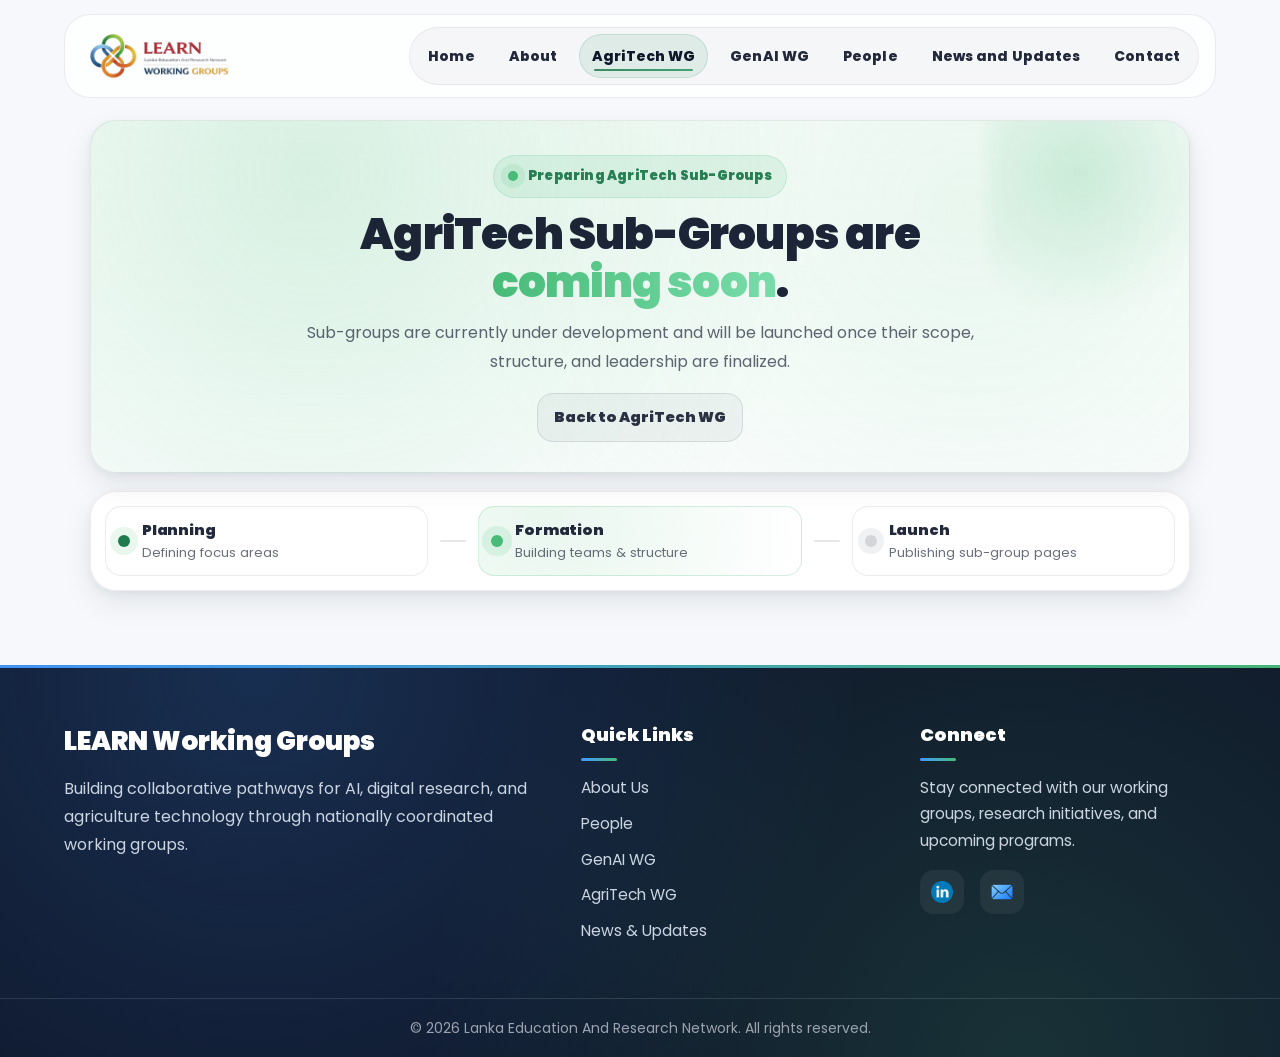
<file: pages/AgroTechSubGroupComingSoon.html>
<!DOCTYPE html>
<html lang="en">
<head>
  <meta charset="UTF-8" />
  <meta name="viewport" content="width=device-width, initial-scale=1.0" />
  <title>AgriTech Sub-Groups | Coming Soon</title>

  <!-- Font -->
  <link rel="preconnect" href="https://fonts.googleapis.com">
  <link rel="preconnect" href="https://fonts.gstatic.com" crossorigin>
  <link href="https://fonts.googleapis.com/css2?family=Poppins:wght@300;400;500;600;700;800;900&display=swap" rel="stylesheet">

  <!-- Base site CSS (navbar + footer) -->
  <link rel="stylesheet" href="../assets/css/pages/People.css" />

  <!-- Page specific CSS (green theme – we’ll create next) -->
  <link rel="stylesheet" href="../assets/css/pages/AgroTechSubGroupComingSoon.css" />

  
  <link rel="icon" type="image/png" href="../../assets/images/icons/12favicon.png">
</head>

<body>

  <!-- NAVBAR -->
<!-- NAVBAR (IDENTICAL TO SITE) -->
<header class="navbar" id="siteNav">
  <div class="container nav-inner">

    <!-- Logo -->
    <a href="../index.html" class="brand" aria-label="Working Groups Home">
      <img
        src="../assets/images/brand/WorkingGroupLogo.png"
        alt="Working Groups Logo"
      />
    </a>

    <!-- Desktop Nav -->
    <nav class="nav-wrap nav-desktop" aria-label="Primary">
      <ul class="nav-menu nav-menu--desktop">
        <li><a href="../index.html">Home</a></li>
        <li><a href="About.html">About</a></li>
        <li><a href="AgroTec WG.html" class="active">AgriTech WG</a></li>
        <li><a href="GenAI WG.html">GenAI WG</a></li>
        <li><a href="People.html">People</a></li>
        <li><a href="news/news.html">News and Updates</a></li>
        <li><a href="Contact.html">Contact</a></li>
      </ul>
    </nav>

    <!-- Hamburger -->
    <button
      class="hamburger"
      type="button"
      aria-label="Open menu"
      aria-controls="primaryNav"
      aria-expanded="false"
    >
      <span></span><span></span><span></span>
    </button>

  </div>

  <!-- Mobile Drawer -->
  <nav class="nav-mobile" aria-label="Mobile Primary">
    <ul class="nav-menu nav-menu--mobile" id="primaryNav">

      <button class="nav-close" aria-label="Close menu">&times;</button>

      <li><a href="../index.html">Home</a></li>
      <li><a href="About.html">About</a></li>
      <li><a href="AgroTec WG.html" class="active">AgriTech WG</a></li>
      <li><a href="GenAI WG.html">GenAI WG</a></li>
      <li><a href="People.html">People</a></li>
      <li><a href="news/news.html">News and Updates</a></li>
      <li><a href="Contact.html">Contact</a></li>
    </ul>
  </nav>

  <!-- Overlay -->
  <div class="nav-overlay" aria-hidden="true"></div>
</header>

  <!-- MAIN CONTENT -->
  <main class="cs-simple">

    <!-- HERO BANNER -->
    <section class="cs-banner" aria-label="AgroTec Sub-Groups Coming Soon">
      <div class="cs-banner-inner">

        <span class="cs-pill">
          <span class="cs-pulse"></span>
          Preparing AgriTech Sub-Groups
        </span>

        <h1 class="cs-h1">
          AgriTech Sub-Groups are <span class="cs-accent">coming soon</span>.
        </h1>

        <p class="cs-lead">
          Sub-groups are currently under development and will be launched once their scope,
          structure, and leadership are finalized.
        </p>

        <div class="cs-actions">
         
          <a class="cs-btn cs-btn--ghost" href="../pages/AgroTec WG.html">
            Back to AgriTech WG
          </a>
        </div>

      </div>
    </section>

    <!-- PROGRESS STRIP -->
    <section class="cs-strip" aria-label="Progress">
      <div class="cs-strip-inner">

        <div class="cs-step cs-step--done">
          <span class="cs-dot"></span>
          <div>
            <div class="cs-step-title">Planning</div>
            <div class="cs-step-sub">Defining focus areas</div>
          </div>
        </div>

        <div class="cs-line"></div>

        <div class="cs-step cs-step--active">
          <span class="cs-dot"></span>
          <div>
            <div class="cs-step-title">Formation</div>
            <div class="cs-step-sub">Building teams & structure</div>
          </div>
        </div>

        <div class="cs-line"></div>

        <div class="cs-step">
          <span class="cs-dot"></span>
          <div>
            <div class="cs-step-title">Launch</div>
            <div class="cs-step-sub">Publishing sub-group pages</div>
          </div>
        </div>

      </div>
    </section>

    <!-- PROMISE CARD -->
    <section class="cs-promise" aria-label="Promise">
    
    </section>

  </main>

  <!-- FOOTER -->
  <footer class="site-footer site-footer--premium">
    <div class="footer-glow"></div>

    <div class="footer-container">
      <div class="footer-brand">
        <h3>LEARN Working Groups</h3>
        <p>
          Building collaborative pathways for AI, digital research, and agriculture technology through nationally coordinated working groups.
        </p>
      </div>

      <div class="footer-links">
        <h4>Quick Links</h4>
        <ul>
          <li><a href="About.html">About Us</a></li>
          <li><a href="People.html">People</a></li>
          <li><a href="GenAI WG.html">GenAI WG</a></li>
          <li><a href="AgroTec WG.html">AgriTech WG</a></li>
          <li><a href="News & Updates.html">News & Updates</a></li>
        </ul>
      </div>

      <div class="footer-connect">
        <h4>Connect</h4>
        <p>
          Stay connected with our working groups, research initiatives,
          and upcoming programs.
        </p>

        <div class="footer-social">
          <a href="#" title="LinkedIn"><img src="../assets/images/icons/linkedin.png" alt="LinkedIn"></a>
          <a href="#" title="Email"><img src="../assets/images/icons/mail.png" alt="Email"></a>
        </div>
      </div>
    </div>

    <div class="footer-bottom">
      © 2026 Lanka Education And Research Network. All rights reserved.
    </div>
  </footer>

  <script src="../assets/js/script.js"></script>
</body>
</html>
</file>
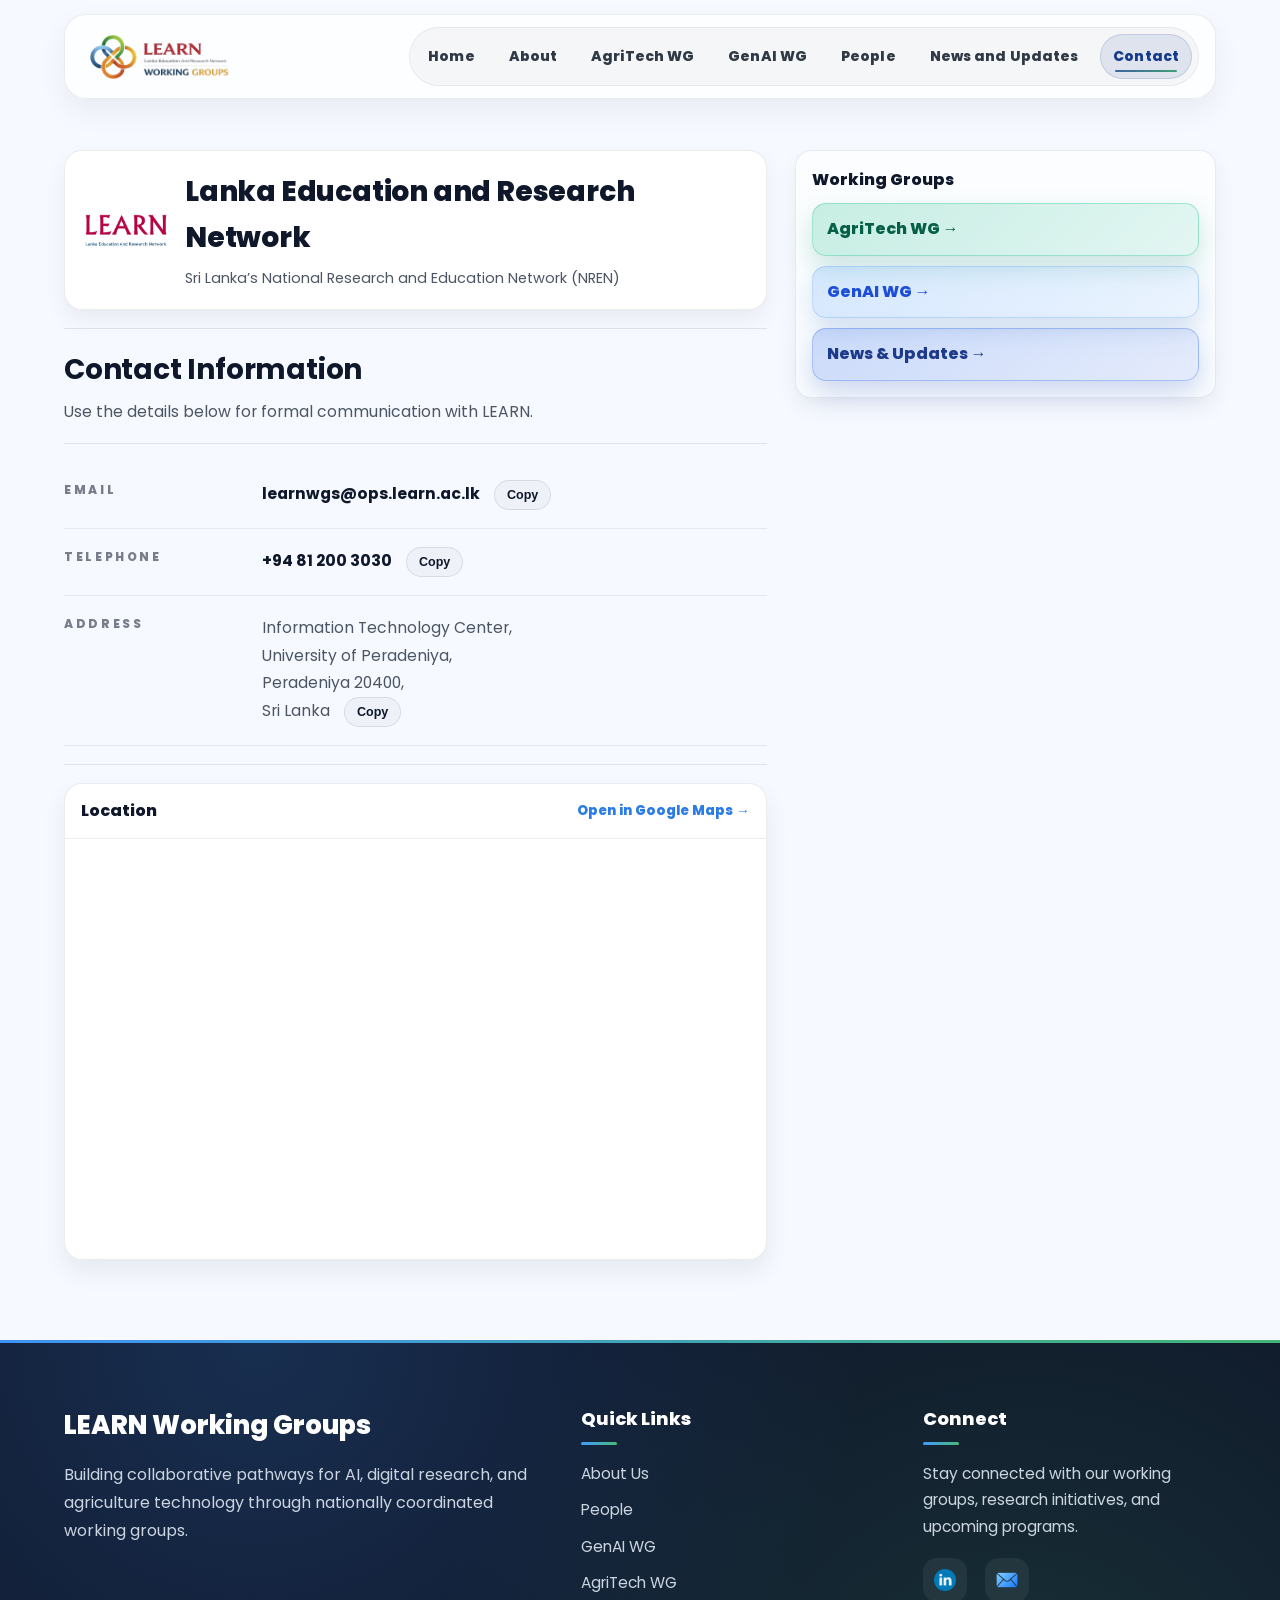
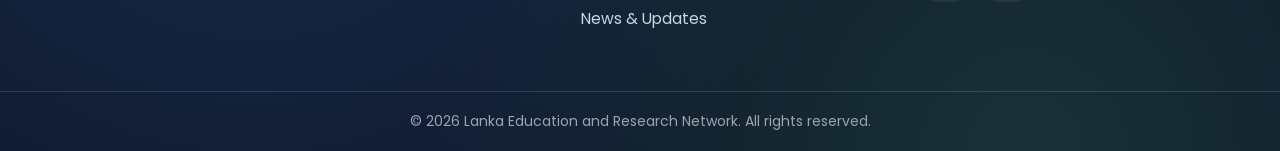
<file: pages/Contact.html>
<!DOCTYPE html>
<html lang="en">
<head>
  <meta charset="UTF-8" />
  <meta name="viewport" content="width=device-width, initial-scale=1.0" />
  <title>Contact | LEARN</title>

  <link rel="preconnect" href="https://fonts.googleapis.com">
  <link rel="preconnect" href="https://fonts.gstatic.com" crossorigin>
  <link href="https://fonts.googleapis.com/css2?family=Poppins:wght@300;400;500;600;700;800&display=swap" rel="stylesheet">

  <link rel="stylesheet" href="../assets/css/pages/Contact.css" />
  
  <link rel="icon" type="image/png" href="../../assets/images/icons/12favicon.png">
</head>

<body>

  <!-- Header -->
<header class="navbar" id="siteNav">
  <div class="container nav-inner">

    <!-- Logo -->
    <a href="../index.html" class="brand" aria-label="Working Groups Home">
      <img
        src="../assets/images/brand/WorkingGroupLogo.png"
        alt="Working Groups Logo"
      />
    </a>

    <!-- Desktop Nav -->
    <nav class="nav-wrap nav-desktop" aria-label="Primary">
      <ul class="nav-menu nav-menu--desktop">
        <li><a href="../index.html">Home</a></li>
        <li><a href="About.html">About</a></li>
        <li><a href="AgroTec WG.html">AgriTech WG</a></li>
        <li><a href="GenAI WG.html">GenAI WG</a></li>
        <li><a href="People.html">People</a></li>
        <li><a href="news/news.html">News and Updates</a></li>
        <li><a href="Contact.html" class="active">Contact</a></li>
      </ul>
    </nav>

    <!-- Hamburger -->
    <button
      class="hamburger"
      type="button"
      aria-label="Open menu"
      aria-controls="primaryNav"
      aria-expanded="false"
    >
      <span></span><span></span><span></span>
    </button>
  </div>

  <!-- Mobile Drawer -->
  <nav class="nav-mobile" aria-label="Mobile Primary">
    <ul class="nav-menu nav-menu--mobile" id="primaryNav">

      <button class="nav-close" aria-label="Close menu">&times;</button>

      <li><a href="../index.html">Home</a></li>
      <li><a href="About.html">About</a></li>
      <li><a href="AgroTec WG.html">AgriTech WG</a></li>
      <li><a href="GenAI WG.html">GenAI WG</a></li>
      <li><a href="People.html">People</a></li>
      <li><a href="news/news.html">News and Updates</a></li>
      <li><a href="Contact.html" class="active">Contact</a></li>
    </ul>
  </nav>

  <div class="nav-overlay" aria-hidden="true"></div>
</header>

  <!-- HERO (UPDATED: removed the old intro text, kept the design premium and not empty) -->
  
  <!-- CONTENT -->
  <section class="contact-content">
    <div class="container contact-grid">

      <!-- MAIN -->
      <div class="contact-main">

        <!-- (UPDATED) Identity block moved INSIDE the Contact Information area -->
        <div class="identity-block">
          <img src="../assets/images/brand/learn.png" alt="Lanka Education and Research Network Logo" class="identity-logo">
          <div class="identity-text">
            <h2>Lanka Education and Research Network</h2>
            <p>Sri Lanka’s National Research and Education Network (NREN)</p>
          </div>
        </div>

        <div class="divider"></div>

        <h2>Contact Information</h2>
        <p class="section-lead">
          Use the details below for formal communication with LEARN.
        </p>

        <div class="divider"></div>

        <!-- INFO ROWS -->
        <div class="info-rows">

          

          <div class="info-row">
            <div class="info-label">Email</div>
            <div class="info-value">
              <a href="mailto:info@learn.ac.lk">learnwgs@ops.learn.ac.lk</a>
              <button class="copy-btn" type="button" data-copy="info@learn.ac.lk">Copy</button>
            </div>
          </div>

          <div class="info-row">
            <div class="info-label">Telephone</div>
            <div class="info-value">
              <a href="tel:+94812003030">+94 81 200 3030</a>
              <button class="copy-btn" type="button" data-copy="+94 81 200 3030">Copy</button>
            </div>
          </div>

          <div class="info-row">
            <div class="info-label">Address</div>
            <div class="info-value">
              Information Technology Center,<br>
              University of Peradeniya,<br>
              Peradeniya 20400,<br>
              Sri Lanka
              <button class="copy-btn" type="button"
                data-copy="Information Technology Center, University of Peradeniya, Peradeniya 20400, Sri Lanka">
                Copy
              </button>
            </div>
          </div>

        </div>

        <p class="copy-hint" aria-live="polite"></p>

        <div class="divider"></div>

        <!-- MAP -->
        <div class="map-block">
          <div class="map-head">
            <h3>Location</h3>
            <a href="https://www.google.com/maps?q=Information+Technology+Center+University+of+Peradeniya" target="_blank" rel="noopener">
              Open in Google Maps →
            </a>
          </div>

          <iframe
            src="https://www.google.com/maps/embed?pb=!1m18!1m12!1m3!1d3957.8639302630086!2d80.5930799748129!3d7.256323192750363!2m3!1f0!2f0!3f0!3m2!1i1024!2i768!4f13.1!3m3!1m2!1s0x3ae368d3a750d53d%3A0x7da9cafaded09c98!2sLanka%20Education%20and%20Research%20Network!5e0!3m2!1sen!2slk!4v1767169533568"
            loading="lazy"
            allowfullscreen>
          </iframe>
        </div>

      </div>

      <!-- SIDE -->
      <aside class="contact-side">
        <div class="side-card side-card--light">
          <h3>Working Groups</h3>
          <div class="side-links">
            <a class="wg-link wg-link--agri" href="AgroTec WG.html">AgriTech WG →</a>
            <a class="wg-link wg-link--genai" href="Working_Groups.html">GenAI WG →</a>
            <a class="wg-link wg-link--news" href="News & Updates.html">News & Updates →</a>
          </div>

        </div>
      </aside>

    </div>
  </section>

  <!-- FOOTER -->
  <footer class="site-footer site-footer--premium">
    <div class="footer-glow"></div>

    <div class="footer-container">
      <div class="footer-brand">
        <h3>LEARN Working Groups</h3>
        <p>
          Building collaborative pathways for AI, digital research, and agriculture technology through nationally coordinated working groups.
        </p>
      </div>

      <div class="footer-links">
        <h4>Quick Links</h4>
        <ul>
          <li><a href="About.html">About Us</a></li>
          <li><a href="People.html">People</a></li>
          <li><a href="Working_Groups.html">GenAI WG</a></li>
          <li><a href="AgroTec WG.html">AgriTech WG</a></li>
          <li><a href="News & Updates.html">News & Updates</a></li>
        </ul>
      </div>

      <div class="footer-connect">
        <h4>Connect</h4>
        <p>
          Stay connected with our working groups, research initiatives,
          and upcoming programs.
        </p>

        <div class="footer-social">
          <a href="#" title="LinkedIn"><img src="../assets/images/icons/linkedin.png" alt="LinkedIn"></a>
          <a href="#" title="Email"><img src="../assets/images/icons/mail.png" alt="Email"></a>
        </div>
      </div>
    </div>

    <div class="footer-bottom">
      © 2026 Lanka Education and Research Network. All rights reserved.
    </div>
  </footer>

  <script src="../assets/js/index.js"></script>

  <!-- Copy buttons + Mobile nav (kept exactly as your working code) -->
  <script>
    const hint = document.querySelector('.copy-hint');
    document.querySelectorAll('[data-copy]').forEach(btn => {
      btn.addEventListener('click', async () => {
        const text = btn.getAttribute('data-copy') || '';
        try {
          await navigator.clipboard.writeText(text);
          hint.textContent = `Copied: ${text}`;
          hint.classList.add('show');
          clearTimeout(window.__copyTimer);
          window.__copyTimer = setTimeout(() => hint.classList.remove('show'), 1600);
        } catch (e) {
          hint.textContent = 'Copy failed (browser blocked clipboard).';
          hint.classList.add('show');
          clearTimeout(window.__copyTimer);
          window.__copyTimer = setTimeout(() => hint.classList.remove('show'), 1600);
        }
      });
    });

    // script.js — Mobile nav toggle (open/close) + accessibility
    (() => {
      const hamburger = document.querySelector(".hamburger");
      const navMenu = document.querySelector(".nav-menu");

      if (!hamburger || !navMenu) return;

      const openMenu = () => {
        hamburger.classList.add("active");
        navMenu.classList.add("active");
        document.body.style.overflow = "hidden"; // prevent background scroll
      };

      const closeMenu = () => {
        hamburger.classList.remove("active");
        navMenu.classList.remove("active");
        document.body.style.overflow = ""; // restore scroll
      };

      const toggleMenu = () => {
        const isOpen = navMenu.classList.contains("active");
        isOpen ? closeMenu() : openMenu();
      };

      // Click to toggle
      hamburger.addEventListener("click", toggleMenu);

      // Keyboard support (Enter / Space)
      hamburger.addEventListener("keydown", (e) => {
        if (e.key === "Enter" || e.key === " ") {
          e.preventDefault();
          toggleMenu();
        }
      });

      // Close when clicking a nav link
      navMenu.addEventListener("click", (e) => {
        const link = e.target.closest("a");
        if (link) closeMenu();
      });

      // Close when clicking outside the menu
      document.addEventListener("click", (e) => {
        const clickedInsideMenu = navMenu.contains(e.target);
        const clickedHamburger = hamburger.contains(e.target);

        if (!clickedInsideMenu && !clickedHamburger && navMenu.classList.contains("active")) {
          closeMenu();
        }
      });

      // Close on ESC
      document.addEventListener("keydown", (e) => {
        if (e.key === "Escape" && navMenu.classList.contains("active")) {
          closeMenu();
        }
      });

      // Optional: close menu if screen resized to desktop
      window.addEventListener("resize", () => {
        if (window.innerWidth > 768 && navMenu.classList.contains("active")) {
          closeMenu();
        }
      });
    })();
  </script>

</body>
</html>
</file>
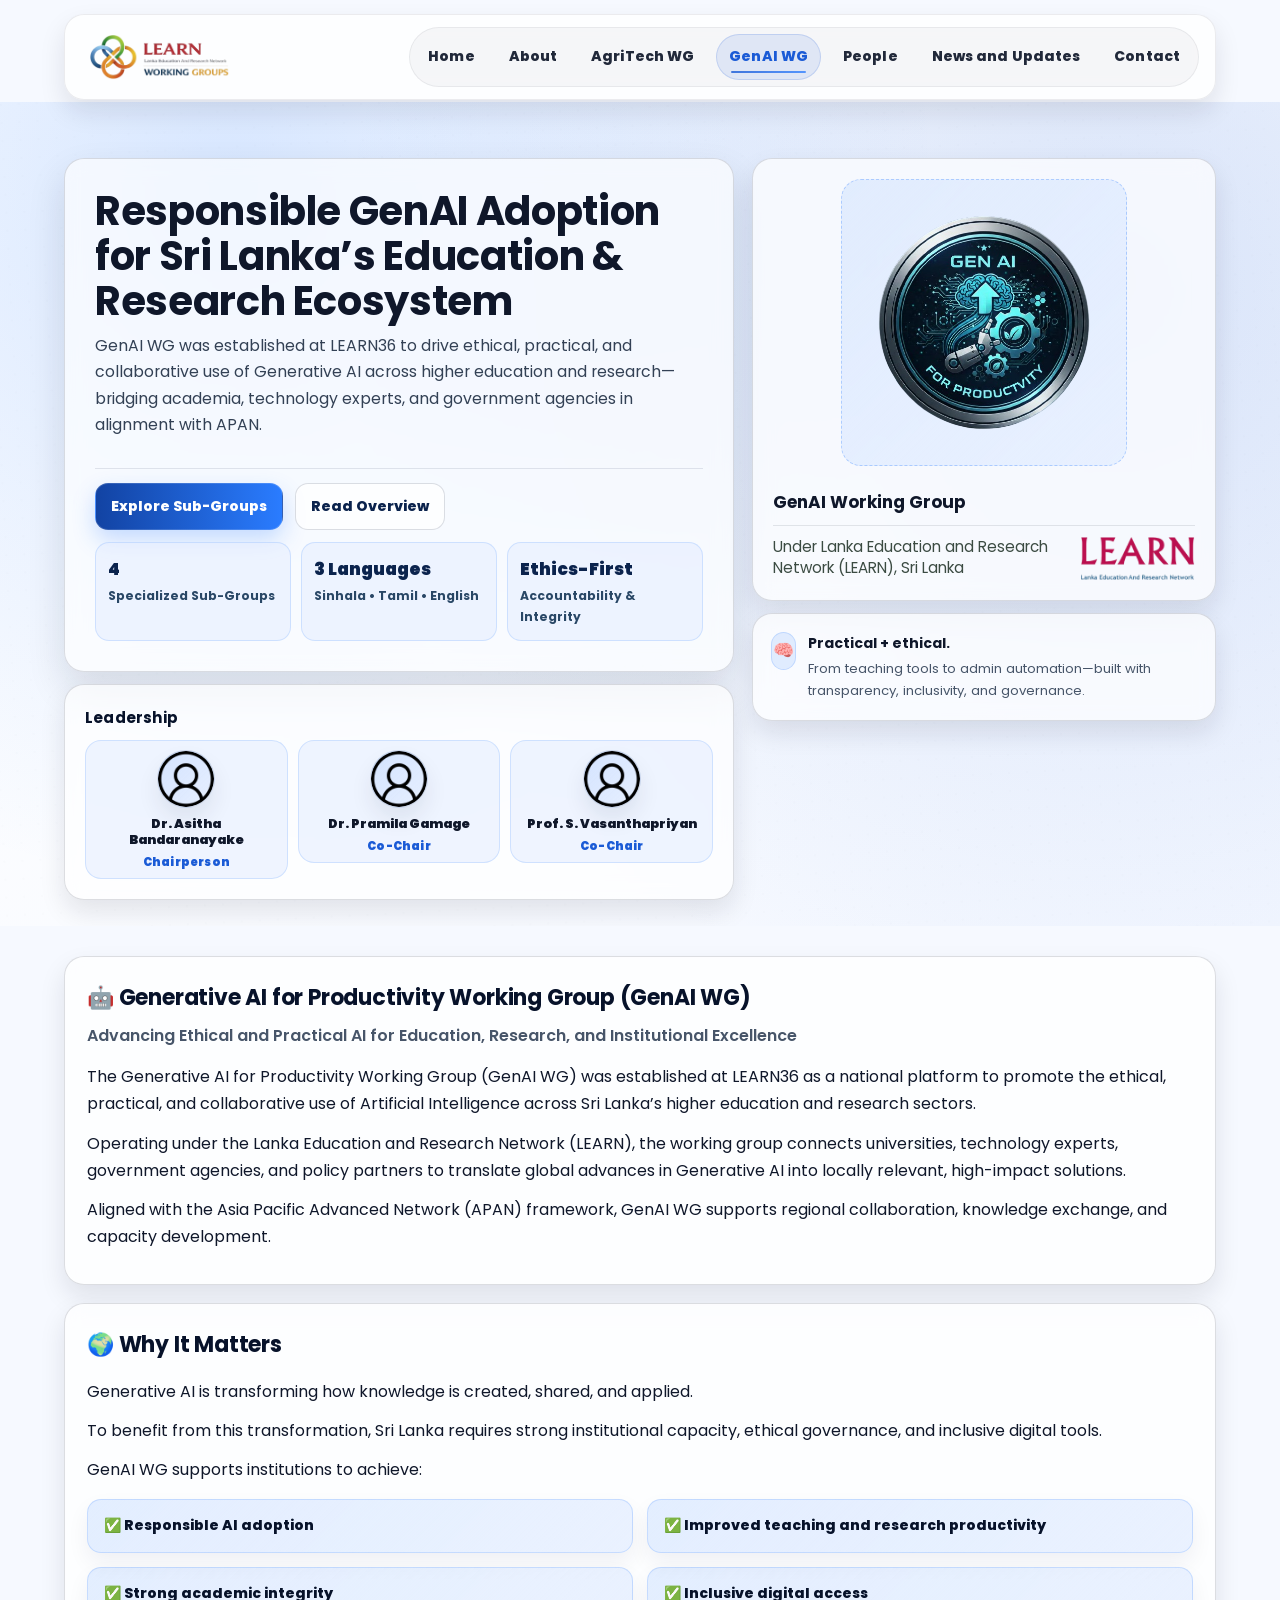
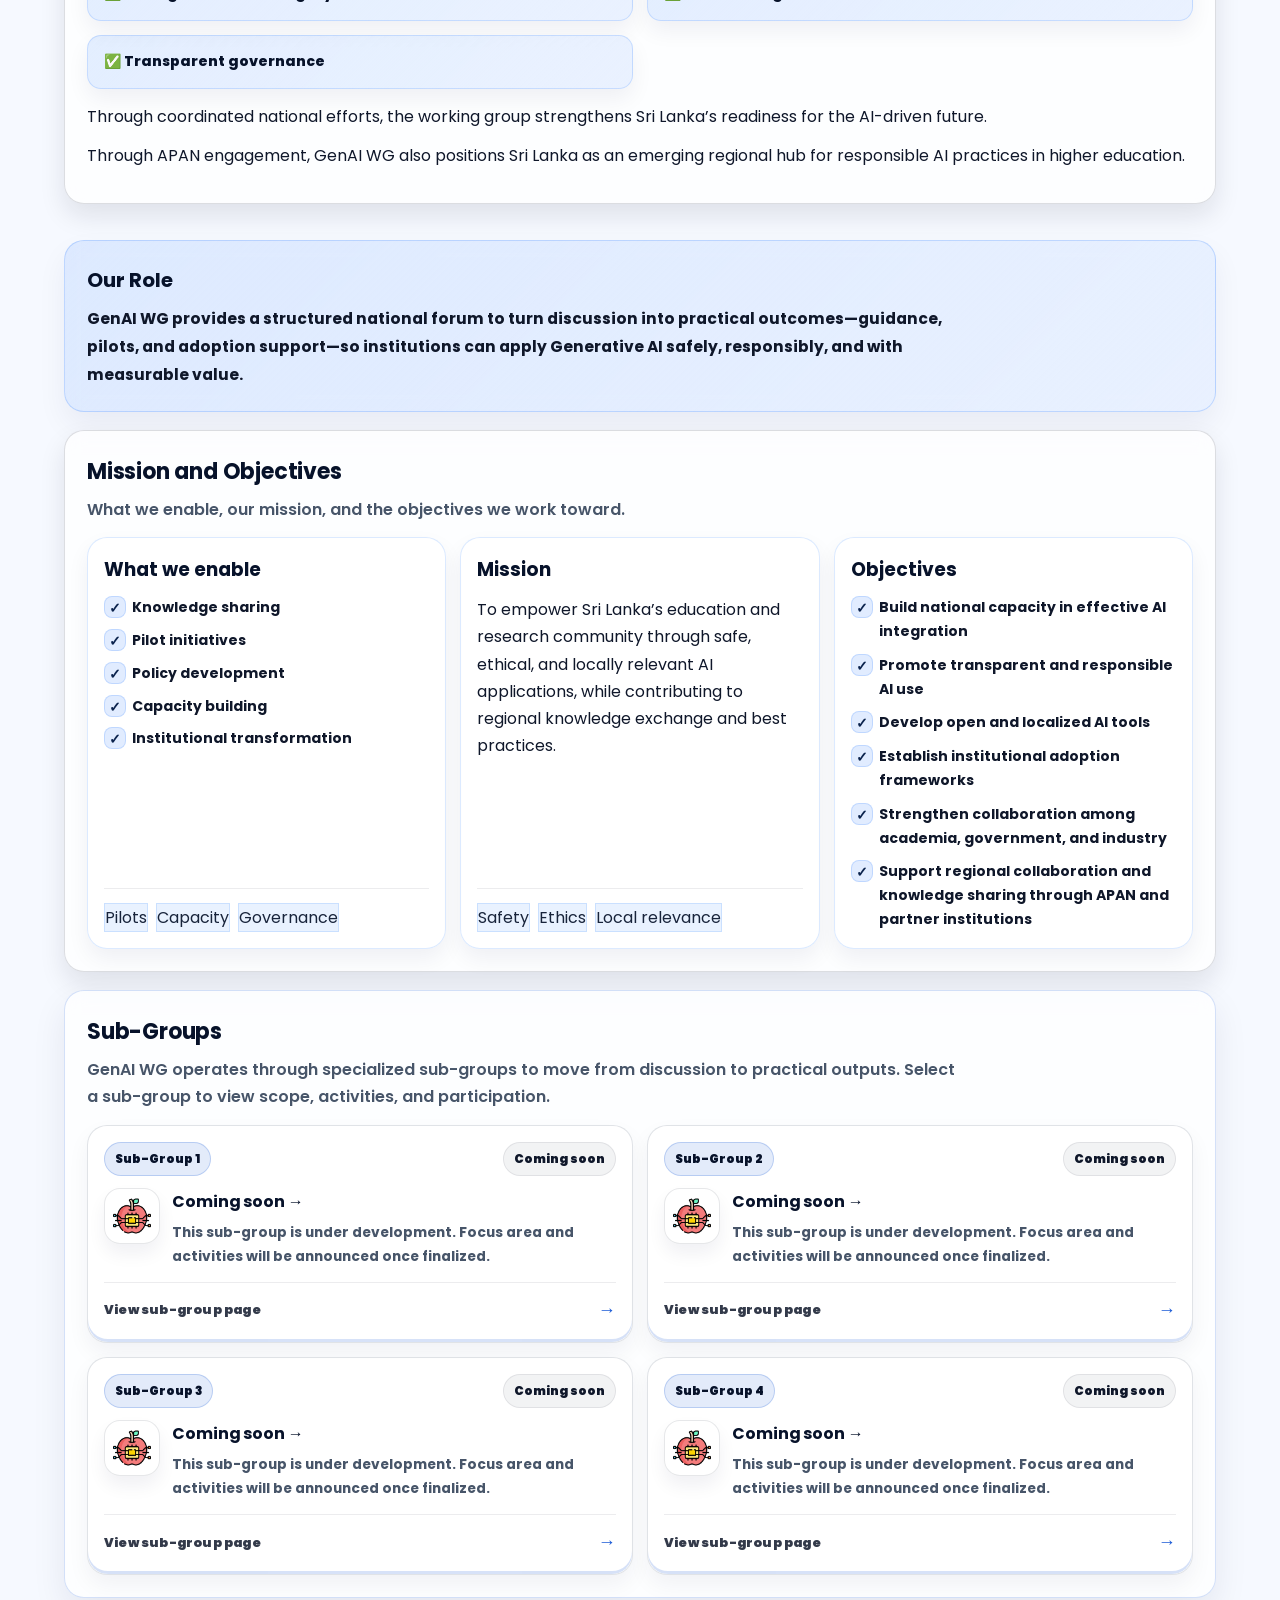
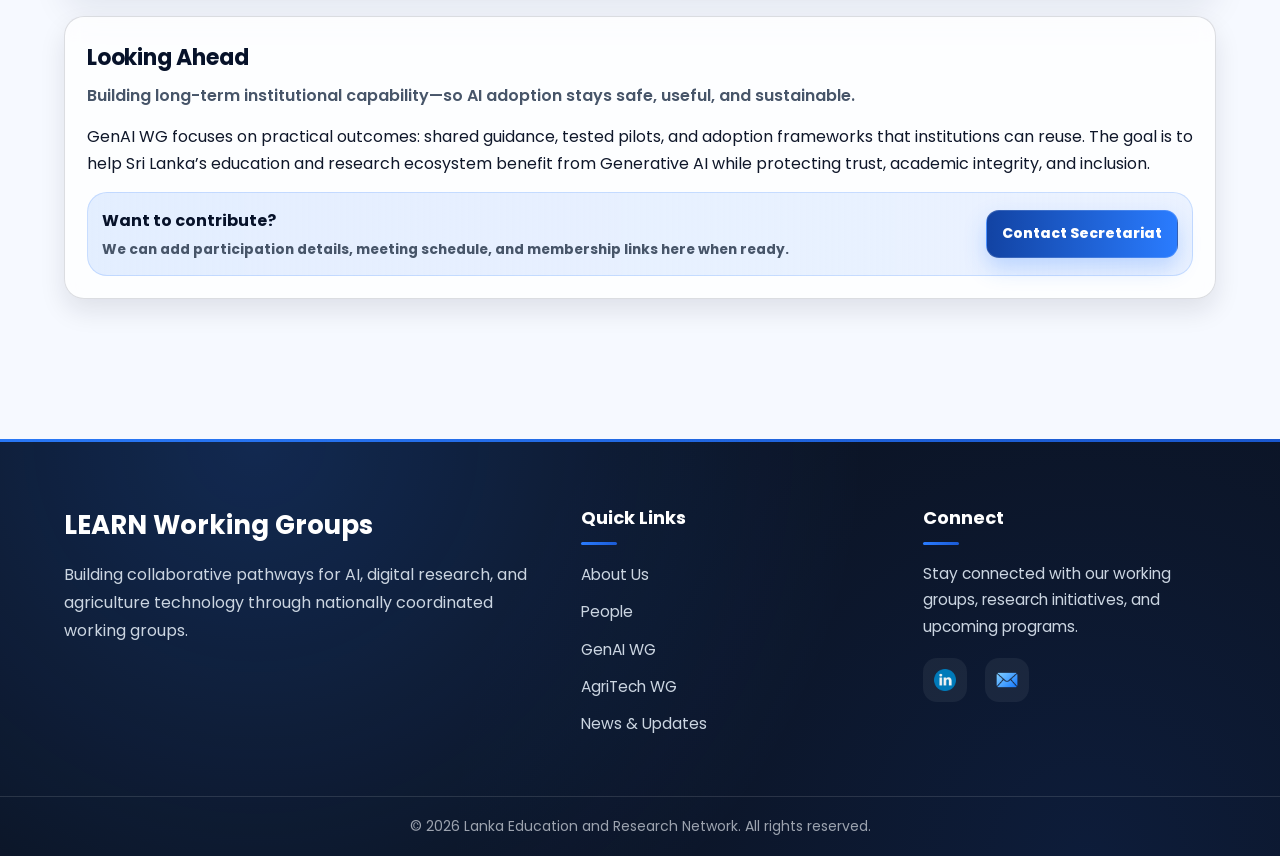
<file: pages/GenAI WG.html>
<!DOCTYPE html>
<html lang="en">
<head>
  <meta charset="UTF-8" />
  <meta name="viewport" content="width=device-width, initial-scale=1.0" />
  <title>GenAI WG</title>

  <!-- Font -->
  <link rel="preconnect" href="https://fonts.googleapis.com">
  <link rel="preconnect" href="https://fonts.gstatic.com" crossorigin>
  <link href="https://fonts.googleapis.com/css2?family=Poppins:wght@300;400;500;600;700&display=swap" rel="stylesheet">

  <link rel="stylesheet" href="../assets/css/pages/GenAI WG.css" />
  <link rel="icon" type="image/png" href="../assets/images/icons/12favicon.png">
</head>

<body>

  <!-- NAVBAR -->
  <!-- NAV (SAME AS ABOUT/AGROTEC) -->
<header class="navbar" id="siteNav">
  <div class="container nav-inner">

    <!-- Logo -->
    <a href="../index.html" class="brand" aria-label="Working Groups Home">
      <img
        src="../assets/images/brand/WorkingGroupLogo.png"
        alt="Working Groups Logo"
      />
    </a>

    <!-- Desktop Nav -->
    <nav class="nav-wrap nav-desktop" aria-label="Primary">
      <ul class="nav-menu nav-menu--desktop">
        <li><a href="../index.html">Home</a></li>
        <li><a href="../pages/About.html">About</a></li>
        <li><a href="../pages/AgroTec WG.html">AgriTech WG</a></li>
        <li><a href="../pages/GenAI WG.html" class="active">GenAI WG</a></li>
        <li><a href="../pages/People.html">People</a></li>
        <li><a href="../pages/news/news.html">News and Updates</a></li>
        <li><a href="../pages/Contact.html">Contact</a></li>
      </ul>
    </nav>

    <!-- Hamburger -->
    <button
      class="hamburger"
      type="button"
      aria-label="Open menu"
      aria-controls="primaryNav"
      aria-expanded="false"
    >
      <span></span><span></span><span></span>
    </button>
  </div>

  <!-- Mobile Drawer -->
  <nav class="nav-mobile" aria-label="Mobile Primary">
    <ul class="nav-menu nav-menu--mobile" id="primaryNav">
      <button class="nav-close" aria-label="Close menu">&times;</button>

      <li><a href="../index.html">Home</a></li>
      <li><a href="../pages/About.html">About</a></li>
      <li><a href="../pages/AgroTec WG.html">AgriTech WG</a></li>
      <li><a href="../pages/GenAI WG.html" class="active">GenAI WG</a></li>
      <li><a href="../pages/People.html">People</a></li>
      <li><a href="../pages/news/news.html">News and Updates</a></li>
      <li><a href="../pages/Contact.html">Contact</a></li>
    </ul>
  </nav>

  <!-- Overlay -->
  <div class="nav-overlay" aria-hidden="true"></div>
</header>
  <!-- HERO -->
  <main>
    <section class="genai-hero">
      <div class="container hero-grid hero-grid--strict">


        <!-- Left -->
        <!-- Left column -->
                    <div class="hero-left">

                      <div class="hero-content">

                        <div class="hero-top">
                          <h1>Responsible GenAI Adoption for Sri Lanka’s Education & Research Ecosystem</h1>

                          <p class="hero-lead">
                            GenAI WG was established at LEARN36 to drive ethical, practical, and collaborative use of Generative AI across
                            higher education and research—bridging academia, technology experts, and government agencies in alignment with APAN.
                          </p>
                        </div>

                        <div class="hero-bottom">
                          <div class="hero-actions">
                            <a class="btn btn-primary" href="#subgroups">Explore Sub-Groups</a>
                            <a class="btn btn-ghost" href="#introduction">Read Overview</a>
                          </div>

                          <div class="hero-metrics">
                            <div class="metric">
                              <div class="metric-value">4</div>
                              <div class="metric-label">Specialized Sub-Groups</div>
                            </div>
                            <div class="metric">
                              <div class="metric-value">3 Languages</div>
                              <div class="metric-label">Sinhala • Tamil • English</div>
                            </div>
                            <div class="metric">
                              <div class="metric-value">Ethics-First</div>
                              <div class="metric-label">Accountability & Integrity</div>
                            </div>
                          </div>
                        </div>

                      </div>

                      <!-- Leadership moves to LEFT (like AgriTech) -->
                      <div class="info-card leadership-info">
                        <h4>Leadership</h4>

                        <div class="leadership-profiles">
                          <a class="leader-mini" href="../pages/People.html#asitha" aria-label="View profile: Dr. Asitha Bandaranayake">
                            <div class="leader-mini-avatar">
                              <img src="../assets/images/People/user.png" alt="Dr. Asitha Bandaranayake">
                            </div>
                            <div class="leader-mini-name">Dr. Asitha Bandaranayake</div>
                            <div class="leader-mini-role">Chairperson</div>
                          </a>

                          <a class="leader-mini" href="../pages/People.html#pramila" aria-label="View profile: Dr. Pramila Gamage">
                            <div class="leader-mini-avatar">
                              <img src="../assets/images/People/user.png" alt="Dr. Pramila Gamage">
                            </div>
                            <div class="leader-mini-name">Dr. Pramila Gamage</div>
                            <div class="leader-mini-role">Co-Chair</div>
                          </a>

                          <a class="leader-mini" href="../pages/People.html#vasantha" aria-label="View profile: Prof. S. Vasanthapriyan">
                            <div class="leader-mini-avatar">
                              <img src="../assets/images/People/user.png" alt="Prof. S. Vasanthapriyan">
                            </div>
                            <div class="leader-mini-name">Prof. S. Vasanthapriyan</div>
                            <div class="leader-mini-role">Co-Chair</div>
                          </a>
                        </div>
                      </div>

                    </div>

                    <!-- Right column -->
                    <div class="hero-right">

                      <div class="logo-card">
                        <div class="logo-slot">
                          <img src="../assets/images/brand/GenAilogo.png" alt="GenAI Working Group Logo" />
                        </div>

                        <div class="logo-caption">
                          <h3>GenAI Working Group</h3>

                          <div class="affiliation" role="group" aria-label="Affiliation with LEARN">
                            <span class="affiliation-text">
                              Under Lanka Education and Research Network (LEARN), Sri Lanka
                            </span>

                            <span class="affiliation-mark" aria-hidden="true">
                              <img src="../assets/images/brand/learn.png" alt="" />
                            </span>
                          </div>
                        </div>
                      </div>

                      <div class="notice-card">
                        <div class="notice-icon">🧠</div>
                        <div class="notice-text">
                          <strong>Practical + ethical.</strong>
                          <span>From teaching tools to admin automation—built with transparency, inclusivity, and governance.</span>
                        </div>
                      </div>

                    </div>


      </div>

      <div class="hero-bg"></div>
      <div class="hero-grain"></div>
    </section>

    <!-- CONTENT -->
    <section class="content-section" id="introduction">
      <div class="container">
        <div class="content">

          <!-- About -->
          <section class="section-card" id="about" aria-label="About GenAI Working Group">
            <div class="section-head">
              <h2><span class="emoji-title">🤖</span> Generative AI for Productivity Working Group (GenAI WG)</h2>
              <p class="subtitle-strong">Advancing Ethical and Practical AI for Education, Research, and Institutional Excellence</p>
            </div>

            <div class="prose">
              <p>
                The Generative AI for Productivity Working Group (GenAI WG) was established at LEARN36 as a national platform to promote the ethical,
                practical, and collaborative use of Artificial Intelligence across Sri Lanka’s higher education and research sectors.
              </p>
              <p>
                Operating under the Lanka Education and Research Network (LEARN), the working group connects universities, technology experts, government agencies,
                and policy partners to translate global advances in Generative AI into locally relevant, high-impact solutions.
              </p>
              <p>
                Aligned with the Asia Pacific Advanced Network (APAN) framework, GenAI WG supports regional collaboration, knowledge exchange, and capacity development.
              </p>
            </div>
          </section>

          <!-- Why It Matters -->
          <section class="section-card" id="why" aria-label="Why It Matters">
            <div class="section-head">
              <h2><span class="emoji-title">🌍</span> Why It Matters</h2>
            </div>

            <div class="prose">
              <p>Generative AI is transforming how knowledge is created, shared, and applied.</p>
              <p>
                To benefit from this transformation, Sri Lanka requires strong institutional capacity, ethical governance, and inclusive digital tools.
              </p>
              <p>GenAI WG supports institutions to achieve:</p>
            </div>

            <div class="why-grid">
              <div class="why-item">✅ Responsible AI adoption</div>
              <div class="why-item">✅ Improved teaching and research productivity</div>
              <div class="why-item">✅ Strong academic integrity</div>
              <div class="why-item">✅ Inclusive digital access</div>
              <div class="why-item">✅ Transparent governance</div>
            </div>

            <div class="prose">
              <p>
                Through coordinated national efforts, the working group strengthens Sri Lanka’s readiness for the AI-driven future.
              </p>
              <p>
                Through APAN engagement, GenAI WG also positions Sri Lanka as an emerging regional hub for responsible AI practices in higher education.
              </p>
            </div>
          </section>

          <!-- Overview -->
        

          <!-- Our Role -->
          <section class="section-card role-card-blue" id="role" aria-label="Our Role">
            <div class="role-card-inner">
              <h2>Our Role</h2>
              <p>
                GenAI WG provides a structured national forum to turn discussion into practical outcomes—guidance, pilots, and adoption support—so institutions
                can apply Generative AI safely, responsibly, and with measurable value.
              </p>
            </div>
          </section>

          <!-- Mission & Objectives -->
          <section class="section-card" id="mission" aria-label="Mission and Objectives">
            <div class="section-head">
              <h2>Mission and Objectives</h2>
              <p>What we enable, our mission, and the objectives we work toward.</p>
            </div>

            <div class="tri-cards">
              <!-- What we enable -->
              <div class="tri-card">
                <h3>What we enable</h3>
                <ul class="checklist checklist--compact">
                  <li>Knowledge sharing</li>
                  <li>Pilot initiatives</li>
                  <li>Policy development</li>
                  <li>Capacity building</li>
                  <li>Institutional transformation</li>
                </ul>

                <div class="tri-foot">
                  <span class="tri-chip">Pilots</span>
                  <span class="tri-chip">Capacity</span>
                  <span class="tri-chip">Governance</span>
                </div>
              </div>

              <!-- Mission -->
              <div class="tri-card">
                <h3>Mission</h3>
                <p>
                  To empower Sri Lanka’s education and research community through safe, ethical, and locally relevant AI applications,
                  while contributing to regional knowledge exchange and best practices.
                </p>

                <div class="tri-foot">
                  <span class="tri-chip">Safety</span>
                  <span class="tri-chip">Ethics</span>
                  <span class="tri-chip">Local relevance</span>
                </div>
              </div>

              <!-- Objectives -->
              <div class="tri-card">
                <h3>Objectives</h3>
                <ul class="checklist">
                  <li>Build national capacity in effective AI integration</li>
                  <li>Promote transparent and responsible AI use</li>
                  <li>Develop open and localized AI tools</li>
                  <li>Establish institutional adoption frameworks</li>
                  <li>Strengthen collaboration among academia, government, and industry</li>
                  <li>Support regional collaboration and knowledge sharing through APAN and partner institutions</li>
                </ul>
              </div>
            </div>
          </section>

          <!-- Sub-Groups -->
          <section class="section-card section-card--band" id="subgroups" aria-label="Sub-Groups">
            <div class="section-head">
              <h2>Sub-Groups</h2>
              <p>
                GenAI WG operates through specialized sub-groups to move from discussion to practical outputs.
                Select a sub-group to view scope, activities, and participation.
              </p>
            </div>

            <div class="subgroup-grid subgroup-grid--clickable">

              <a class="subgroup subgroup-link" href="GenAiSubGroupComingSoon.html" aria-label="Open Sub-Group 1 page">
                <div class="subgroup-top">
                  <span class="pill">Sub-Group 1</span>
                  <span class="tag">Coming soon</span>
                </div>

                <div class="subgroup-body">
                  <div class="subgroup-logo">
                    <img src="../assets/images/icons/artificial-intelligence.png" alt="Sub-Group 1 Logo">
                  </div>
                  <div class="subgroup-text">
                    <h3>Coming soon →</h3>
                    <p>This sub-group is under development. Focus area and activities will be announced once finalized.</p>
                  </div>
                </div>

                <div class="subgroup-cta">
                  <span>View sub-group page</span>
                  <span class="arrow">→</span>
                </div>
              </a>

              <a class="subgroup subgroup-link" href="GenAiSubGroupComingSoon.html" aria-label="Open Sub-Group 2 page">
                <div class="subgroup-top">
                  <span class="pill">Sub-Group 2</span>
                  <span class="tag">Coming soon</span>
                </div>

                <div class="subgroup-body">
                  <div class="subgroup-logo">
                    <img src="../assets/images/icons/artificial-intelligence.png" alt="Sub-Group 2 Logo">
                  </div>
                  <div class="subgroup-text">
                    <h3>Coming soon →</h3>
                    <p>This sub-group is under development. Focus area and activities will be announced once finalized.</p>
                  </div>
                </div>

                <div class="subgroup-cta">
                  <span>View sub-group page</span>
                  <span class="arrow">→</span>
                </div>
              </a>

              <a class="subgroup subgroup-link" href="GenAiSubGroupComingSoon.html" aria-label="Open Sub-Group 3 page">
                <div class="subgroup-top">
                  <span class="pill">Sub-Group 3</span>
                  <span class="tag">Coming soon</span>
                </div>

                <div class="subgroup-body">
                  <div class="subgroup-logo">
                    <img src="../assets/images/icons/artificial-intelligence.png" alt="Sub-Group 3 Logo">
                  </div>
                  <div class="subgroup-text">
                    <h3>Coming soon →</h3>
                    <p>This sub-group is under development. Focus area and activities will be announced once finalized.</p>
                  </div>
                </div>

                <div class="subgroup-cta">
                  <span>View sub-group page</span>
                  <span class="arrow">→</span>
                </div>
              </a>

              <a class="subgroup subgroup-link" href="GenAiSubGroupComingSoon.html" aria-label="Open Sub-Group 4 page">
                <div class="subgroup-top">
                  <span class="pill">Sub-Group 4</span>
                  <span class="tag">Coming soon</span>
                </div>

                <div class="subgroup-body">
                  <div class="subgroup-logo">
                    <img src="../assets/images/icons/artificial-intelligence.png" alt="Sub-Group 4 Logo">
                  </div>
                  <div class="subgroup-text">
                    <h3>Coming soon →</h3>
                    <p>This sub-group is under development. Focus area and activities will be announced once finalized.</p>
                  </div>
                </div>

                <div class="subgroup-cta">
                  <span>View sub-group page</span>
                  <span class="arrow">→</span>
                </div>
              </a>

            </div>
          </section>

          <!-- Looking Ahead -->
          <section class="section-card" id="ahead" aria-label="Looking Ahead">
            <div class="section-head">
              <h2>Looking Ahead</h2>
              <p>Building long-term institutional capability—so AI adoption stays safe, useful, and sustainable.</p>
            </div>

            <div class="prose">
              <p>
                GenAI WG focuses on practical outcomes: shared guidance, tested pilots, and adoption frameworks that institutions can reuse.
                The goal is to help Sri Lanka’s education and research ecosystem benefit from Generative AI while protecting trust,
                academic integrity, and inclusion.
              </p>
            </div>

            <div class="cta-banner">
              <div class="cta-text">
                <h3>Want to contribute?</h3>
                <p>We can add participation details, meeting schedule, and membership links here when ready.</p>
              </div>
              <a class="btn btn-primary" href="Contact.html">Contact Secretariat</a>
            </div>
          </section>

        </div>
      </div>
    </section>
  </main>

  <!-- FOOTER -->
  <footer class="site-footer site-footer--premium">
    <div class="footer-glow"></div>

    <div class="footer-container">
      <div class="footer-brand">
        <h3>LEARN Working Groups</h3>
        <p>
          Building collaborative pathways for AI, digital research, and agriculture technology through nationally coordinated working groups.
        </p>
      </div>

      <div class="footer-links">
        <h4>Quick Links</h4>
        <ul>
          <li><a href="About.html">About Us</a></li>
          <li><a href="People.html">People</a></li>
          <li><a href="GenAI WG.html">GenAI WG</a></li>
          <li><a href="AgroTec WG.html">AgriTech WG</a></li>
          <li><a href="News & Updates.html">News & Updates</a></li>
        </ul>
      </div>

      <div class="footer-connect">
        <h4>Connect</h4>
        <p>
          Stay connected with our working groups, research initiatives,
          and upcoming programs.
        </p>

        <div class="footer-social">
          <a href="#" title="LinkedIn"><img src="../assets/images/icons/linkedin.png" alt="LinkedIn"></a>
          <a href="#" title="Email"><img src="../assets/images/icons/mail.png" alt="Email"></a>
        </div>
      </div>
    </div>

    <div class="footer-bottom">
      © 2026 Lanka Education and Research Network. All rights reserved.
    </div>
  </footer>

  <script src="../assets/js/script.js"></script>
</body>
</html>
</file>
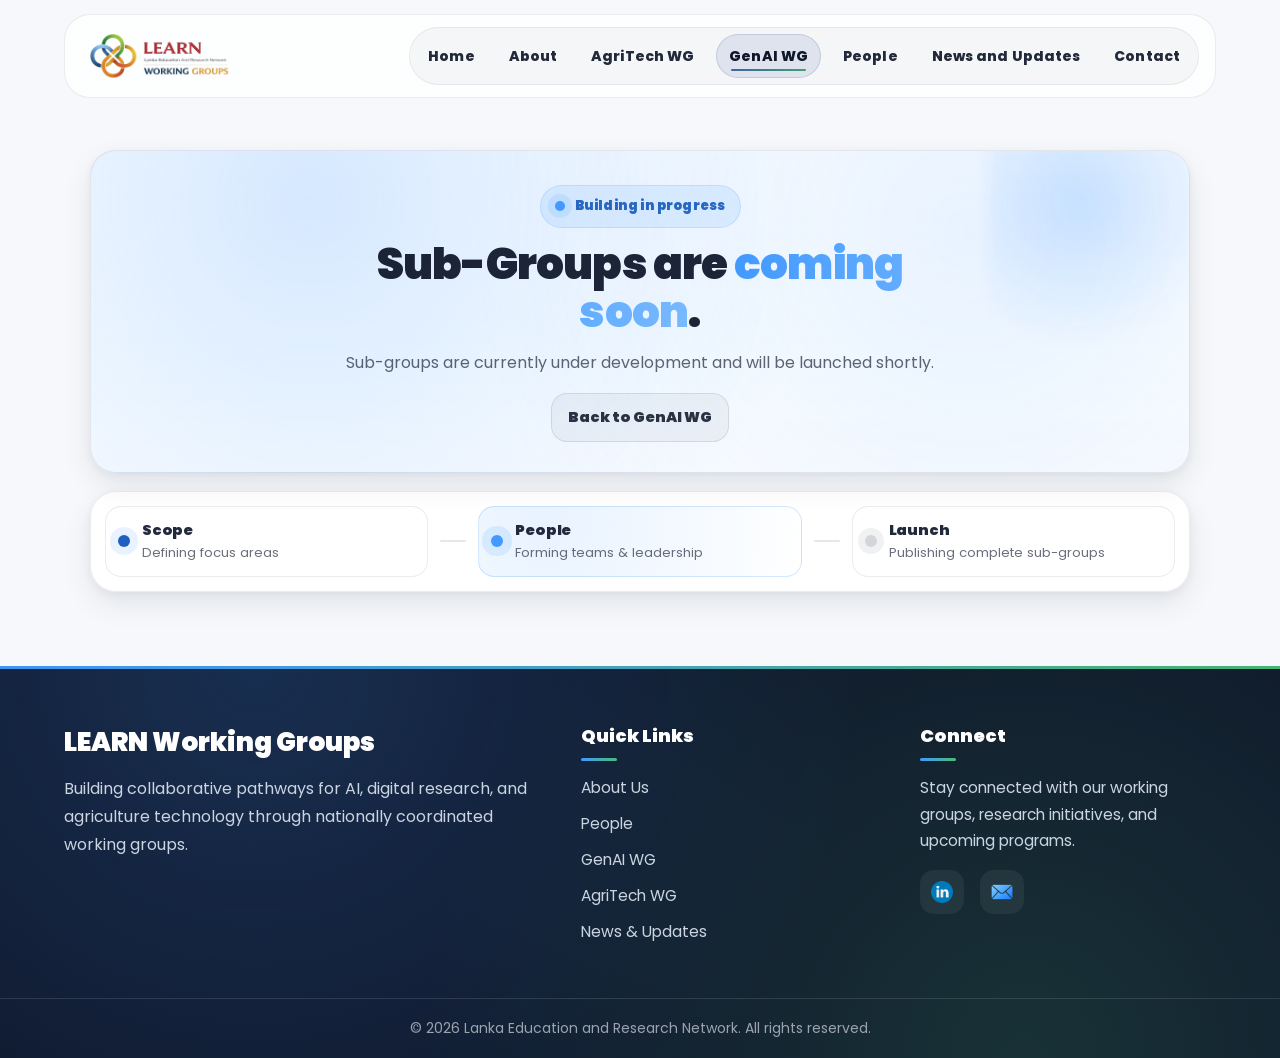
<file: pages/GenAiSubGroupComingSoon.html>
<!DOCTYPE html>
<html lang="en">
<head>
  <meta charset="UTF-8" />
  <meta name="viewport" content="width=device-width, initial-scale=1.0" />
  <title>Sub-Groups | Coming Soon</title>

  <!-- Font (match your site) -->
  <link rel="preconnect" href="https://fonts.googleapis.com">
  <link rel="preconnect" href="https://fonts.gstatic.com" crossorigin>
  <link href="https://fonts.googleapis.com/css2?family=Poppins:wght@300;400;500;600;700;800;900&display=swap" rel="stylesheet">

  <!-- Your shared site CSS for navbar/footer -->
  <link rel="stylesheet" href="../assets/css/pages/GenAiSubGroupComingSoon.css" />
  
  <link rel="icon" type="image/png" href="../../assets/images/icons/12favicon.png">
<!DOCTYPE html>
<html lang="en">
<head>
  <meta charset="UTF-8" />
  <meta name="viewport" content="width=device-width, initial-scale=1.0" />
  <title>Sub-Groups | Coming Soon</title>

  <!-- Font (match your site) -->
  <link rel="preconnect" href="https://fonts.googleapis.com">
  <link rel="preconnect" href="https://fonts.gstatic.com" crossorigin>
  <link href="https://fonts.googleapis.com/css2?family=Poppins:wght@300;400;500;600;700;800;900&display=swap" rel="stylesheet">

  <link rel="stylesheet" href="../assets/css/pages/GenAiSubGroupComingSoon.css" />
  <link rel="icon" type="image/png" href="../assets/images/icons/12favicon.png">
</head>

<body>

  <!-- NAVBAR (IDENTICAL STRUCTURE TO OTHER PAGES) -->
  <header class="navbar" id="siteNav">
    <div class="container nav-inner">

      <!-- Logo -->
      <a href="../index.html" class="brand" aria-label="Working Groups Home">
        <img
          src="../assets/images/brand/WorkingGroupLogo.png"
          alt="Working Groups Logo"
        />
      </a>

      <!-- Desktop Nav -->
      <nav class="nav-wrap nav-desktop" aria-label="Primary">
        <ul class="nav-menu nav-menu--desktop">
          <li><a href="../index.html">Home</a></li>
          <li><a href="About.html">About</a></li>
          <li><a href="AgroTec WG.html">AgriTech WG</a></li>
          <li><a href="GenAI WG.html" class="active">GenAI WG</a></li>
          <li><a href="People.html">People</a></li>
          <li><a href="news/news.html">News and Updates</a></li>
          <li><a href="Contact.html">Contact</a></li>
        </ul>
      </nav>

      <!-- Hamburger -->
      <button
        class="hamburger"
        type="button"
        aria-label="Open menu"
        aria-controls="primaryNav"
        aria-expanded="false"
      >
        <span></span><span></span><span></span>
      </button>

    </div>

    <!-- Mobile Drawer -->
    <nav class="nav-mobile" aria-label="Mobile Primary">
      <ul class="nav-menu nav-menu--mobile" id="primaryNav">
        <button class="nav-close" aria-label="Close menu">&times;</button>

        <li><a href="../index.html">Home</a></li>
        <li><a href="About.html">About</a></li>
        <li><a href="AgroTec WG.html">AgriTech WG</a></li>
        <li><a href="GenAI WG.html" class="active">GenAI WG</a></li>
        <li><a href="People.html">People</a></li>
        <li><a href="news/news.html">News and Updates</a></li>
        <li><a href="Contact.html">Contact</a></li>
      </ul>
    </nav>

    <!-- Overlay -->
    <div class="nav-overlay" aria-hidden="true"></div>
  </header>

  <!-- SIMPLE + CREATIVE CENTERPIECE (minimal layout) -->
  <main class="cs-simple">

    <!-- Soft blue aura header -->
    <section class="cs-banner" aria-label="Coming soon banner">
      <div class="cs-banner-inner">
        <span class="cs-pill">
          <span class="cs-pulse" aria-hidden="true"></span>
          Building in progress
        </span>

        <h1 class="cs-h1">
          Sub-Groups are <span class="cs-accent">coming soon</span>.
        </h1>

        <p class="cs-lead">
          Sub-groups are currently under development and will be launched shortly.
        </p>

        <div class="cs-actions">
          
          <a class="cs-btn cs-btn--ghost" href="../pages/GenAI WG.html">
            Back to GenAI WG
          </a>
        </div>
      </div>
    </section>

    <!-- Minimal “progress” strip (creative but simple) -->
    <section class="cs-strip" aria-label="Progress steps">
      <div class="cs-strip-inner">
        <div class="cs-step cs-step--done">
          <span class="cs-dot" aria-hidden="true"></span>
          <div>
            <div class="cs-step-title">Scope</div>
            <div class="cs-step-sub">Defining focus areas</div>
          </div>
        </div>

        <div class="cs-line" aria-hidden="true"></div>

        <div class="cs-step cs-step--active">
          <span class="cs-dot" aria-hidden="true"></span>
          <div>
            <div class="cs-step-title">People</div>
            <div class="cs-step-sub">Forming teams & leadership</div>
          </div>
        </div>

        <div class="cs-line" aria-hidden="true"></div>

        <div class="cs-step">
          <span class="cs-dot" aria-hidden="true"></span>
          <div>
            <div class="cs-step-title">Launch</div>
            <div class="cs-step-sub">Publishing complete sub-groups</div>
          </div>
        </div>
      </div>
    </section>

    <!-- One clean “promise” card -->
    <section class="cs-promise" aria-label="Promise">
    
    </section>

  </main>

  <!-- FOOTER (same site-wide) -->
  <footer class="site-footer site-footer--premium">
    <div class="footer-glow"></div>

    <div class="footer-container">
      <div class="footer-brand">
        <h3>LEARN Working Groups</h3>
        <p>
          Building collaborative pathways for AI, digital research, and agriculture technology through nationally coordinated working groups.
        </p>
      </div>

      <div class="footer-links">
        <h4>Quick Links</h4>
        <ul>
          <li><a href="About.html">About Us</a></li>
          <li><a href="People.html">People</a></li>
          <li><a href="GenAI WG.html">GenAI WG</a></li>
          <li><a href="AgroTec WG.html">AgriTech WG</a></li>
          <li><a href="News & Updates.html">News & Updates</a></li>
        </ul>
      </div>

      <div class="footer-connect">
        <h4>Connect</h4>
        <p>Stay connected with our working groups, research initiatives, and upcoming programs.</p>
        <div class="footer-social">
          <a href="#" title="LinkedIn"><img src="../assets/images/icons/linkedin.png" alt="LinkedIn"></a>
          <a href="#" title="Email"><img src="../assets/images/icons/mail.png" alt="Email"></a>
        </div>
      </div>
    </div>

    <div class="footer-bottom">
      © 2026 Lanka Education and Research Network. All rights reserved.
    </div>
  </footer>

  <script src="../assets/js/index.js"></script>
</body>
</html>
</file>
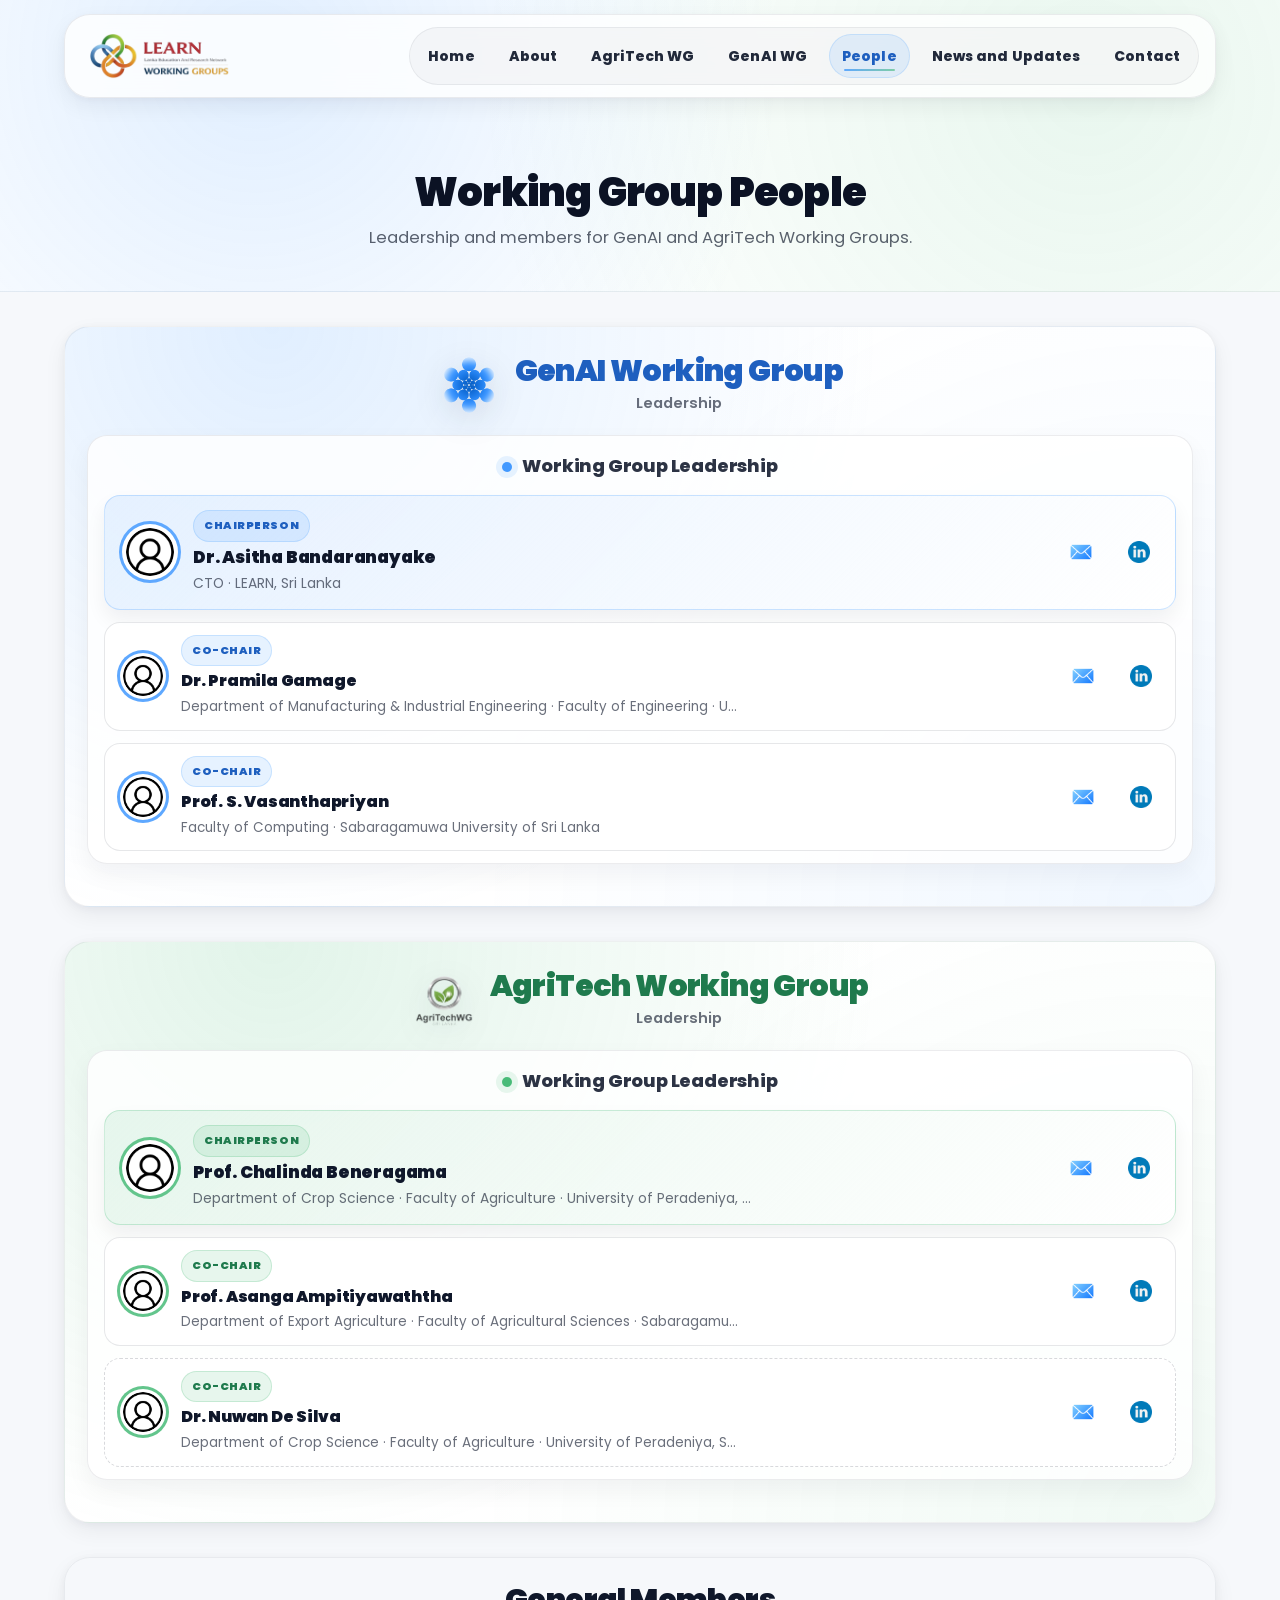
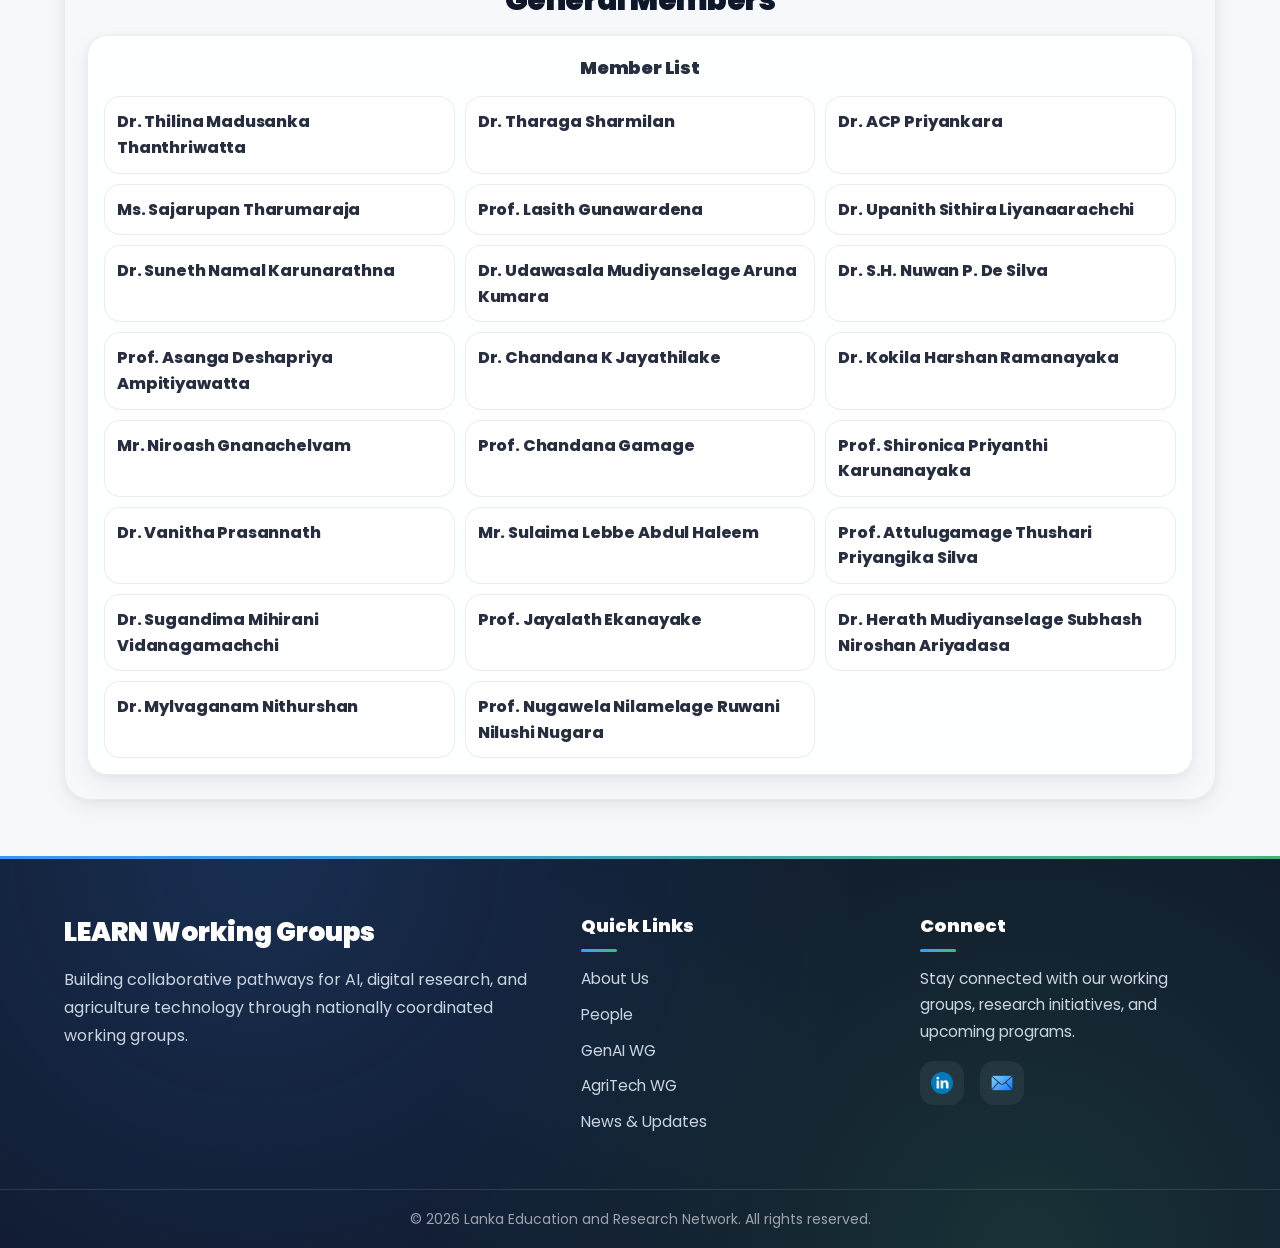
<file: pages/People.html>
<!DOCTYPE html>
<html lang="en">
<head>
  <meta charset="UTF-8" />
  <meta name="viewport" content="width=device-width, initial-scale=1.0" />
  <title>People</title>

  <!-- Font (matches your CSS) -->
  <link rel="preconnect" href="https://fonts.googleapis.com">
  <link rel="preconnect" href="https://fonts.gstatic.com" crossorigin>
  <link href="https://fonts.googleapis.com/css2?family=Poppins:wght@300;400;500;600;700;800;900&display=swap" rel="stylesheet">

  <link rel="stylesheet" href="../assets/css/pages/People.css" />
  <link rel="icon" type="image/png" href="../assets/images/icons/12favicon.png">
</head>
<body>

  <!-- NAVBAR -->
<!-- NAV (SAME AS ABOUT / AGROTEC / GENAI) -->
<header class="navbar" id="siteNav">
  <div class="container nav-inner">

    <!-- Logo -->
    <a href="../index.html" class="brand" aria-label="Working Groups Home">
      <img
        src="../assets/images/brand/WorkingGroupLogo.png"
        alt="Working Groups Logo"
      />
    </a>

    <!-- Desktop Nav -->
    <nav class="nav-wrap nav-desktop" aria-label="Primary">
      <ul class="nav-menu nav-menu--desktop">
        <li><a href="../index.html">Home</a></li>
        <li><a href="../pages/About.html">About</a></li>
        <li><a href="../pages/AgroTec WG.html">AgriTech WG</a></li>
        <li><a href="../pages/GenAI WG.html">GenAI WG</a></li>
        <li><a href="../pages/People.html" class="active">People</a></li>
        <li><a href="../pages/news/news.html">News and Updates</a></li>
        <li><a href="../pages/Contact.html">Contact</a></li>
      </ul>
    </nav>

    <!-- Hamburger -->
    <button
      class="hamburger"
      type="button"
      aria-label="Open menu"
      aria-controls="primaryNav"
      aria-expanded="false"
    >
      <span></span><span></span><span></span>
    </button>
  </div>

  <!-- Mobile Drawer -->
  <nav class="nav-mobile" aria-label="Mobile Primary">
    <ul class="nav-menu nav-menu--mobile" id="primaryNav">
      <button class="nav-close" aria-label="Close menu">&times;</button>

      <li><a href="../index.html">Home</a></li>
      <li><a href="../pages/About.html">About</a></li>
      <li><a href="../pages/AgroTec WG.html">AgriTech WG</a></li>
      <li><a href="../pages/GenAI WG.html">GenAI WG</a></li>
      <li><a href="../pages/People.html" class="active">People</a></li>
      <li><a href="../pages/news/news.html">News and Updates</a></li>
      <li><a href="../pages/Contact.html">Contact</a></li>
    </ul>
  </nav>

  <!-- Overlay -->
  <div class="nav-overlay" aria-hidden="true"></div>
</header>

  <!-- HERO -->
  <section class="page-hero">
    <div class="hero-inner">
      <h1>Working Group People</h1>
      <p>Leadership and members for GenAI and AgriTech Working Groups.</p>
    </div>
  </section>

  <!-- CONTENT -->
  <main class="page-wrap">

    <!-- ====================== GenAI BLOCK ====================== -->
    <section class="wg-block wg-block--genai">

      <div class="wg-head">
        <div class="wg-head-top">
          <img src="../assets/images/icons/favicon.png" alt="GenAI Working Group Logo" class="wg-logo" />
          <div class="wg-head-text">
            <h2 class="wg-title">GenAI Working Group</h2>
            <p class="wg-subtitle">Leadership</p>
          </div>
        </div>

        <!-- Leadership (Chair > Co-Chair) -->
        <div class="leadership-card">
          <div class="leadership-title">
            <span class="dot dot--genai"></span>
            <h3>Working Group Leadership</h3>
          </div>

          <div class="leadership-grid">

            <!-- Chair -->
            <div class="person-row person-row--chair person-row--genai">
              <div class="person-left">
                <img src="../assets/images/People/user.png" alt="Chairperson" class="avatar avatar--lg" />
                <div class="person-info">
                  <span class="role-pill role-pill--genai">Chairperson</span>
                  <span class="person-name">Dr. Asitha Bandaranayake</span>
                  <span class="person-meta">CTO · LEARN, Sri Lanka</span>
                </div>
              </div>
              <div class="person-actions">
                <button onclick="copyEmail('asitha@learn.ac.lk')" title="Copy Email">
                  <img src="../assets/images/icons/mail.png" alt="Email" />
                </button>
                <a href="https://linkedin.com/in/USERNAME" target="_blank" title="LinkedIn">
                  <img src="../assets/images/icons/linkedin.png" alt="LinkedIn" />
                </a>
              </div>
            </div>

            <!-- Co-Chair -->
            <div class="person-row person-row--vice person-row--genai">
              <div class="person-left">
                <img src="../assets/images/People/user.png" alt="Co-Chair" class="avatar" />
                <div class="person-info">
                  <span class="role-pill role-pill--genai">Co-Chair</span>
                  <span class="person-name">Dr. Pramila Gamage</span>
                  <span class="person-meta">Department of Manufacturing & Industrial Engineering · Faculty of Engineering · University of Peradeniya</span>
                </div>
              </div>
              <div class="person-actions">
                <button onclick="copyEmail('genai-cochair@learn.ac.lk')" title="Copy Email">
                  <img src="../assets/images/icons/mail.png" alt="Email" />
                </button>
                <a href="https://linkedin.com/in/USERNAME" target="_blank" title="LinkedIn">
                  <img src="../assets/images/icons/linkedin.png" alt="LinkedIn" />
                </a>
              </div>
            </div>




            <!-- Co-Chair -->
            <div class="person-row person-row--vice person-row--genai">
              <div class="person-left">
                <img src="../assets/images/People/user.png" alt="Co-Chair" class="avatar" />
                <div class="person-info">
                  <span class="role-pill role-pill--genai">Co-Chair</span>
                  <span class="person-name">Prof. S. Vasanthapriyan</span>
                  <span class="person-meta">Faculty of Computing · Sabaragamuwa University of Sri Lanka</span>
                </div>
              </div>
              <div class="person-actions">
                <button onclick="copyEmail('genai-cochair@learn.ac.lk')" title="Copy Email">
                  <img src="../assets/images/icons/mail.png" alt="Email" />
                </button>
                <a href="https://linkedin.com/in/USERNAME" target="_blank" title="LinkedIn">
                  <img src="../assets/images/icons/linkedin.png" alt="LinkedIn" />
                </a>
              </div>
            </div>

          </div>
        </div>
      </div>

      <!-- Members list (no roles/participants/subgroups) -->


    </section>


    <!-- ====================== AgroTec BLOCK ====================== -->
    <section class="wg-block wg-block--agrotec">

      <div class="wg-head">
        <div class="wg-head-top">
          <img src="../assets/images/brand/AgroTechLogo.png" alt="AgroTec Working Group Logo" class="wg-logo" />
          <div class="wg-head-text">
            <h2 class="wg-title">AgriTech Working Group</h2>
            <p class="wg-subtitle">Leadership</p>
          </div>
        </div>

        <div class="leadership-card">
          <div class="leadership-title">
            <span class="dot dot--agrotec"></span>
            <h3>Working Group Leadership</h3>
          </div>

          <div class="leadership-grid">

            <!-- Chair -->
            <div class="person-row person-row--chair person-row--agrotec">
              <div class="person-left">
                <img src="../assets/images/People/user.png" alt="Chairperson" class="avatar avatar--lg" />
                <div class="person-info">
                  <span class="role-pill role-pill--agrotec">Chairperson</span>
                  <span class="person-name">Prof. Chalinda Beneragama</span>
                  <span class="person-meta">Department of Crop Science · Faculty of Agriculture · University of Peradeniya, Sri Lanka</span>
                </div>
              </div>
              <div class="person-actions">
                <button onclick="copyEmail('agrotec-chair@learn.ac.lk')" title="Copy Email">
                  <img src="../assets/images/icons/mail.png" alt="Email" />
                </button>
                <a href="https://linkedin.com/in/USERNAME" target="_blank" title="LinkedIn">
                  <img src="../assets/images/icons/linkedin.png" alt="LinkedIn" />
                </a>
              </div>
            </div>

            <!-- Co-Chair -->
            <div class="person-row person-row--vice person-row--agrotec">
              <div class="person-left">
                <img src="../assets/images/People/user.png" alt="Co-Chair" class="avatar" />
                <div class="person-info">
                  <span class="role-pill role-pill--agrotec">Co-Chair</span>
                  <span class="person-name">Prof. Asanga Ampitiyawaththa</span>
                  <span class="person-meta">Department of Export Agriculture · Faculty of Agricultural Sciences · Sabaragamuwa University of Sri Lanka</span>
                </div>
              </div>
              <div class="person-actions">
                <button onclick="copyEmail('agrotec-cochair1@learn.ac.lk')" title="Copy Email">
                  <img src="../assets/images/icons/mail.png" alt="Email" />
                </button>
                <a href="https://linkedin.com/in/USERNAME" target="_blank" title="LinkedIn">
                  <img src="../assets/images/icons/linkedin.png" alt="LinkedIn" />
                </a>
              </div>
            </div><!--Co-Chair-->

                 <!-- Co-Chair -->
            <div class="person-row person-row--secretariat person-row--agrotec">
              <div class="person-left">
                <img src="../assets/images/People/user.png" alt="Co-Chair" class="avatar" />
                <div class="person-info">
                  <span class="role-pill role-pill--agrotec">Co-Chair</span>
                  <span class="person-name">Dr. Nuwan De Silva</span>
                  <span class="person-meta">Department of Crop Science · Faculty of Agriculture · University of Peradeniya, Sri Lanka</span>
                </div>
              </div>
              <div class="person-actions">
                <button onclick="copyEmail('agrotec-cochair2@learn.ac.lk')" title="Copy Email">
                  <img src="../assets/images/icons/mail.png" alt="Email" />
                </button>
                <a href="https://linkedin.com/in/USERNAME" target="_blank" title="LinkedIn">
                  <img src="../assets/images/icons/linkedin.png" alt="LinkedIn" />
                </a>
              </div>
            </div>

          </div>
        </div>
      </div>

    </section>

    <!-- ====================== GENERAL MEMBER LIST ====================== -->
<section class="wg-block wg-block--members">

  <div class="wg-head">
    <div class="wg-head-top">
      <div class="wg-head-text">
        <h2 class="wg-title">General Members</h2>
      </div>
    </div>
  </div>

  <section class="members-card members-card--neutral">
    <header class="members-head">
      <h3 class="members-title">Member List</h3>
    </header>

    <ul class="name-grid">
      <li class="name-card">Dr. Thilina Madusanka Thanthriwatta</li>
      <li class="name-card">Dr. Tharaga Sharmilan</li>
      <li class="name-card">Dr. ACP Priyankara</li>
      <li class="name-card">Ms. Sajarupan Tharumaraja</li>
      <li class="name-card">Prof. Lasith Gunawardena</li>
      <li class="name-card">Dr. Upanith Sithira Liyanaarachchi</li>
      <li class="name-card">Dr. Suneth Namal Karunarathna</li>
      <li class="name-card">Dr. Udawasala Mudiyanselage Aruna Kumara</li>
      <li class="name-card">Dr. S.H. Nuwan P. De Silva</li>
      <li class="name-card">Prof. Asanga Deshapriya Ampitiyawatta</li>
      <li class="name-card">Dr. Chandana K Jayathilake</li>
      <li class="name-card">Dr. Kokila Harshan Ramanayaka</li>
      <li class="name-card">Mr. Niroash Gnanachelvam</li>
      <li class="name-card">Prof. Chandana Gamage</li>
      <li class="name-card">Prof. Shironica Priyanthi Karunanayaka</li>
      <li class="name-card">Dr. Vanitha Prasannath</li>
      <li class="name-card">Mr. Sulaima Lebbe Abdul Haleem</li>
      <li class="name-card">Prof. Attulugamage Thushari Priyangika Silva</li>
      <li class="name-card">Dr. Sugandima Mihirani Vidanagamachchi</li>
      <li class="name-card">Prof. Jayalath Ekanayake</li>
      <li class="name-card">Dr. Herath Mudiyanselage Subhash Niroshan Ariyadasa</li>
      <li class="name-card">Dr. Mylvaganam Nithurshan</li>
      <li class="name-card">Prof. Nugawela Nilamelage Ruwani Nilushi Nugara</li>
    </ul>

  </section>

</section>


  </main>

  <!-- FOOTER -->
  <footer class="site-footer site-footer--premium">
    <div class="footer-glow"></div>

    <div class="footer-container">
      <div class="footer-brand">
        <h3>LEARN Working Groups</h3>
        <p>
          Building collaborative pathways for AI, digital research, and agriculture technology through nationally coordinated working groups.
        </p>
      </div>

      <div class="footer-links">
        <h4>Quick Links</h4>
        <ul>
          <li><a href="About.html">About Us</a></li>
          <li><a href="People.html">People</a></li>
          <li><a href="GenAI WG.html">GenAI WG</a></li>
          <li><a href="AgroTec WG.html">AgriTech WG</a></li>
          <li><a href="News & Updates.html">News & Updates</a></li>
        </ul>
      </div>

      <div class="footer-connect">
        <h4>Connect</h4>
        <p>Stay connected with our working groups, research initiatives, and upcoming programs.</p>
        <div class="footer-social">
          <a href="#" title="LinkedIn"><img src="../assets/images/icons/linkedin.png" alt="LinkedIn"></a>
          <a href="#" title="Email"><img src="../assets/images/icons/mail.png" alt="Email"></a>
        </div>
      </div>
    </div>

    <div class="footer-bottom">
      © 2026 Lanka Education and Research Network. All rights reserved.
    </div>
  </footer>

  <div id="copy-toast" class="copy-toast">Email copied to clipboard</div>

  <script src="../assets/js/script.js"></script>
</body>
</html>
</file>
<file: assets/css/pages/About.css>
/* =========================
   RESET
========================= */
*{ margin:0; padding:0; box-sizing:border-box; }

/* =========================
   THEME
========================= */
:root{
  --bg:#f6f9ff;
  --card:#ffffff;
  --line: rgba(15,23,42,0.10);

  --blue:#4299ff;
  --blue2:#2b7be6;
  --mint:#48bb78;

  --ink:#0f172a;
  --text:#1f2937;
  --muted:#4b5563;
  --muted2:#6b7280;

  --shadow: 0 10px 26px rgba(15,23,42,0.08);
  --shadow2: 0 14px 34px rgba(15,23,42,0.10);

  /* Partner palettes */
  --learn-red:#b90046;
  --learn-blue:#003d77;
  --apan-orange:#ee6e0b;
  --apan-blue:#055cab;

    --text:#0f172a;
  --muted:#475569;

  --blue700:#0f3a8a;
  --green600:#118a4e;

  --shadow: 0 16px 40px rgba(15, 23, 42, 0.10);
  --shadowSoft: 0 10px 24px rgba(15, 23, 42, 0.08);

  --radius-xl: 26px;
  --radius-md: 14px;
  --max:1200px;
}

/* ===== NAV VARS (match index.css) ===== */

/* =========================
   GLOBAL POLISH
========================= */
html{ scroll-behavior:smooth; }
body{
  font-family:'Poppins', sans-serif;
  line-height:1.65;
  color: var(--text);
  background: var(--bg);
  overflow-x:hidden;
}
.container{
  width:90%;
  max-width:1200px;
  margin:0 auto;
}
img{ max-width:100%; display:block; }
a{ color: inherit; }
::selection{ background: rgba(66,153,255,0.22); }

a:focus-visible,
button:focus-visible,
.hamburger:focus-visible{
  outline: 3px solid rgba(66,153,255,0.35);
  outline-offset: 3px;
  border-radius: 12px;
}
strong{ color: var(--ink); }
em{
  font-style: normal;
  font-weight: 800;
  color: var(--ink);
}

/* Small typography polish for “official” feel */
.content-main p{
  text-wrap: pretty;
}
.hero-lead{
  text-wrap: balance;
}

html {
  background: #f6f7fb;
}

html::before{
  content:"";
  position: fixed;
  inset: -30%;
  z-index: -1;
  pointer-events: none;

  background:
    radial-gradient(900px 600px at 18% 18%, rgba(15,58,138,0.18), transparent 62%),
    radial-gradient(900px 600px at 82% 72%, rgba(17,138,78,0.14), transparent 62%),
    radial-gradient(1100px 800px at 50% 105%, rgba(8,26,58,0.10), transparent 70%);

  filter: blur(110px);
  opacity: 0.55;
}

/* =========================
   NAVBAR
========================= */
/* =========================
   NAVBAR (PREMIUM RAIL) – copied from index
========================= */


/* Ensure overlay covers whole viewport when inside .container */
.nav-overlay {
  position: fixed;           /* was already in your code, but double-check */
  left: 0;
  top: 0;
  width: 100%;
  height: 100%;
  z-index: 1500;             /* as before */
  background: rgba(15,23,42,0.35);
  backdrop-filter: blur(2px);
  opacity: 0;
  pointer-events: none;
  transition: opacity .25s ease;
}

/* The sibling selector now works because overlay is after .nav-menu */
.nav-menu.active ~ .nav-overlay {
  opacity: 1;
  pointer-events: auto;
}

/* Mobile */
@media (max-width: 768px) {
  .navbar .container {
    height: 70px;
    padding: 0 14px;
  }
  .hamburger { display: flex; z-index: 3000; }
  .nav-menu {
    position: fixed;
    top: 0;
    right: 0;
    height: 100vh;
    width: min(320px, 86vw);
    background: rgba(255,255,255,0.92);
    backdrop-filter: blur(14px);
    border-left: 1px solid rgba(15,23,42,0.10);
    flex-direction: column;
    align-items: flex-start;
    padding: 84px 26px;
    gap: 16px;
    box-shadow: -20px 0 50px rgba(0,0,0,0.18);
    transform: translate3d(110%,0,0);
    transition: transform .35s ease;
    z-index: 2000;
    overscroll-behavior: contain;
    -webkit-overflow-scrolling: touch;
  }
  .nav-menu.active { transform: translate3d(0,0,0); }
  .nav-menu a {
    font-size: 16px;
    font-weight: 800;
    opacity: 0.92;
    line-height: 1.1;
    text-decoration: none;
    color: #0f172a;
  }
  .hamburger.active span:nth-child(1) { transform: rotate(45deg) translate(6px, 7px); }
  .hamburger.active span:nth-child(2) { opacity: 0; }
  .hamburger.active span:nth-child(3) { transform: rotate(-45deg) translate(6px, -7px); }
  .nav-overlay {
    display: block;
    position: fixed;
    inset: 0;
    background: rgba(15,23,42,0.35);
    backdrop-filter: blur(2px);
    opacity: 0;
    pointer-events: none;
    transition: opacity .25s ease;
    z-index: 1500;
  }
  .nav-menu.active ~ .nav-overlay,
  .navbar:has(.nav-menu.active) .nav-overlay {
    opacity: 1;
    pointer-events: auto;
  }
}

/* =========================
   HERO
========================= */
.about-hero{
  position: relative;

  padding: 199px 0 56px; /* 64 + 50 navbar offset */
  margin-top: -50px;     /* pull background up */

  overflow: hidden;

  background:
    radial-gradient(900px 420px at 18% 12%, rgba(66,153,255,0.18), transparent 60%),
    radial-gradient(820px 380px at 82% 22%, rgba(72,187,120,0.14), transparent 55%),
    linear-gradient(180deg, #ffffff 0%, #f5f9ff 70%, rgba(245,249,255,0.0) 100%);

  border-bottom: 1px solid rgba(15,23,42,0.06);
}
.about-hero::after{
  content:"";
  position:absolute;
  inset:auto 0 0 0;
  height: 1px;
  background: linear-gradient(90deg, transparent, rgba(15,23,42,0.10), transparent);
  opacity: .7;
}
.hero-shell{
  position: relative;
  display:grid;
  grid-template-columns: 1.2fr 0.8fr;
  gap: 26px;
  align-items:start;
}
.hero-shell--single{
  grid-template-columns: 1fr;
}
.hero-eyebrow{
  font-size: 12.6px;
  font-weight: 800;
  letter-spacing: 0.08em;
  text-transform: uppercase;
  color: rgba(15,23,42,0.60);
  margin-bottom: 10px;
}
.about-hero h1{
  font-size: 44px;
  line-height: 1.10;
  letter-spacing: -0.8px;
  color: var(--ink);
  margin-bottom: 12px;
  max-width: 30ch;
}
.hero-lead{
  font-size: 16.2px;
  color: var(--muted);
  max-width: 82ch;
}

/* =========================
   CONTENT
========================= */
.about-content{ padding: 32px 0 0; }


.content-grid{
  display:grid;
  grid-template-columns: 1.25fr 0.75fr;
  gap: 28px;
  align-items:start;
}

.section-block{
  background: #ffffff;
  border: 1px solid rgba(15,23,42,0.08);
  border-radius: 18px;
  padding: 20px 20px 16px;
  box-shadow: 0 12px 26px rgba(15,23,42,0.05);
}

/* Better text rhythm (your updated copy benefits from this) */
.content-main h2{
  font-size: 22px;
  color: var(--ink);
  letter-spacing:-0.2px;
  margin-bottom: 10px;
  font-weight: 900;
}
.content-main p{
  font-size: 15.4px;
  color: var(--muted);
  margin-bottom: 12px;
}
.content-main p:last-child{ margin-bottom: 0; }

.section-head{
  display:flex;
  justify-content:space-between;
  align-items:baseline;
  gap: 14px;
  margin-bottom: 10px;
}
.section-sub{
  margin: 0;
  font-size: 13.6px;
  color: var(--muted2);
  font-weight: 700;
}
.divider{
  height: 1px;
  background: rgba(15,23,42,0.10);
  margin: 18px 0;
}

/* Strategic shift points */
.shift-points{
  margin-top: 12px;
  display:grid;
  gap: 10px;
}
.shift-point{
  display:flex;
  gap: 10px;
  align-items:flex-start;
  padding: 12px;
  border-radius: 16px;
  border: 1px solid rgba(15,23,42,0.08);
  background: rgba(15,23,42,0.02);
}
.shift-dot{
  width: 10px;
  height: 10px;
  border-radius: 999px;
  background: var(--blue);
  margin-top: 6px;
  box-shadow: 0 0 0 5px rgba(66,153,255,0.10);
  flex: 0 0 auto;
}
.shift-dot--mint{
  background: var(--mint);
  box-shadow: 0 0 0 5px rgba(72,187,120,0.10);
}
.shift-dot--soft{
  background: rgba(15,23,42,0.55);
  box-shadow: 0 0 0 5px rgba(15,23,42,0.08);
}
.shift-point strong{
  display:block;
  font-size: 14px;
  font-weight: 900;
  color: var(--ink);
}
.shift-point span{
  display:block;
  margin-top: 2px;
  font-size: 13px;
  color: var(--muted2);
}

/* WG Cards */
.wg-grid{
  margin-top: 14px;
  display:grid;
  grid-template-columns: 1fr 1fr;
  gap: 14px;
}
.wg-card{
  position: relative;
  display:flex;
  align-items:flex-start;
  gap: 12px;
  text-decoration:none;
  background: #fbfdff;
  border: 1px solid rgba(15,23,42,0.10);
  border-radius: 18px;
  padding: 16px;
  transition: transform 0.2s ease, box-shadow 0.2s ease;
  overflow:hidden;
  will-change: transform;
}
.wg-card:hover{
  transform: translateY(-3px);
  box-shadow: var(--shadow);
}
.wg-card--agro{ border-left: 4px solid var(--mint); }
.wg-card--ai{ border-left: 4px solid var(--blue); }

.wg-icon{
  width: 44px;
  height: 44px;
  border-radius: 14px;
  display:grid;
  place-items:center;
  background: rgba(15,23,42,0.04);
  border: 1px solid rgba(15,23,42,0.08);
  flex: 0 0 auto;
  color: var(--ink);
}
.wg-card--agro .wg-icon{
  background: rgba(72,187,120,0.10);
  border-color: rgba(72,187,120,0.18);
}
.wg-card--ai .wg-icon{
  background: rgba(66,153,255,0.10);
  border-color: rgba(66,153,255,0.18);
}
.wg-icon svg{ width: 22px; height: 22px; }

.wg-body h3{
  font-size: 15.8px;
  font-weight: 900;
  color: var(--ink);
  margin-bottom: 4px;
}
.wg-body p{
  margin: 0 0 8px;
  font-size: 13.7px;
  color: var(--muted2);
}
.wg-pill{
  display:inline-flex;
  padding: 7px 10px;
  border-radius: 999px;
  background: rgba(15,23,42,0.04);
  border: 1px solid rgba(15,23,42,0.10);
  font-size: 12.2px;
  font-weight: 800;
  color: var(--ink);
}
.wg-arrow{
  margin-left: auto;
  font-weight: 900;
  color: rgba(15,23,42,0.55);
  font-size: 18px;
  line-height: 1;
  margin-top: 2px;
}

/* Split + Callout */
.split{
  display:grid;
  grid-template-columns: 1.15fr 0.85fr;
  gap: 16px;
  align-items:start;
}
.callout{
  background: rgba(66,153,255,0.06);
  border: 1px solid rgba(66,153,255,0.18);
  border-radius: 18px;
  padding: 16px;
}
.callout-top{
  display:flex;
  align-items:center;
  justify-content:space-between;
  gap: 10px;
  margin-bottom: 10px;
}
.badge{
  display:inline-flex;
  padding: 7px 10px;
  border-radius: 999px;
  background: rgba(72,187,120,0.12);
  border: 1px solid rgba(72,187,120,0.20);
  color: #157a3b;
  font-weight: 900;
  font-size: 12px;
  white-space: nowrap;
}
.callout strong{
  font-size: 13.8px;
  color: var(--ink);
  font-weight: 900;
}
.callout-list{
  list-style:none;
  padding: 0;
  margin: 0;
  display:grid;
  gap: 10px;
}
.callout-list li{
  display:flex;
  gap: 10px;
  align-items:flex-start;
  color: var(--muted);
  font-size: 13.6px;
  line-height: 1.55;
}
.check{
  width: 18px;
  height: 18px;
  border-radius: 6px;
  background: rgba(72,187,120,0.16);
  border: 1px solid rgba(72,187,120,0.22);
  position: relative;
  flex: 0 0 auto;
  margin-top: 1px;
}
.check::after{
  content:"";
  position:absolute;
  left: 5px;
  top: 4px;
  width: 7px;
  height: 4px;
  border-left: 2px solid #157a3b;
  border-bottom: 2px solid #157a3b;
  transform: rotate(-45deg);
}

/* Impact grid */
.impact-grid{
  margin-top: 14px;
  display:grid;
  grid-template-columns: repeat(3, 1fr);
  gap: 12px;
}
.impact{
  background: #fbfdff;
  border: 1px solid rgba(15,23,42,0.08);
  border-radius: 16px;
  padding: 14px;
  transition: transform .2s ease, box-shadow .2s ease;
}
.impact:hover{
  transform: translateY(-2px);
  box-shadow: 0 12px 26px rgba(15,23,42,0.08);
}
.impact-top{
  display:flex;
  gap: 10px;
  align-items:center;
  margin-bottom: 6px;
}
.impact-ico{
  width: 28px;
  height: 28px;
  border-radius: 10px;
  background: rgba(66,153,255,0.12);
  border: 1px solid rgba(66,153,255,0.18);
  display:grid;
  place-items:center;
  font-weight: 900;
  color: var(--blue2);
  font-size: 14px;
}
.impact strong{
  font-size: 13.8px;
  color: var(--ink);
  font-weight: 900;
}
.impact p{
  margin: 0;
  font-size: 13.4px;
  color: var(--muted2);
  line-height: 1.65;
}
.closing{
  margin-top: 14px;
  padding: 14px;
  border-radius: 16px;
  background: rgba(15,23,42,0.03);
  border: 1px solid rgba(15,23,42,0.08);
}
.closing p{
  margin: 0;
  color: var(--muted);
  font-size: 14.2px;
  font-weight: 700;
}

/* =========================
   SIDEBAR
========================= */
.content-side{
  position: sticky;
  top: 92px;
  display:flex;
  flex-direction:column;
  gap: 12px;
}
.side-card{
  background: #ffffff;
  border: 1px solid rgba(15,23,42,0.08);
  border-radius: 16px;
  padding: 16px;
  box-shadow: 0 10px 22px rgba(15,23,42,0.06);
}
.side-card h3{
  font-size: 16px;
  font-weight: 900;
  color: var(--ink);
  margin-bottom: 10px;
}
.side-card ol{
  padding-left: 18px;
  color: var(--muted);
  font-size: 14.2px;
  line-height: 1.7;
}
.side-card ol li{ margin: 6px 0; }

/* =========================
   PARTNERS
========================= */
.partners-section{ padding: 70px 0 0; }
.partners-section h2{
  text-align:center;
  font-size: 32px;
  color: var(--ink);
  margin-bottom: 10px;
}
.partners-subtitle{
  text-align:center;
  font-size: 16px;
  color: var(--muted2);
  margin-bottom: 40px;
  padding: 0 10px;
}
.partners-grid{
  display:grid;
  grid-template-columns: repeat(2, 1fr);
  gap: 22px;
  max-width: 1200px;
  margin: 0 auto;
  padding: 0 5%;
}
.partner-card{
  background: #ffffff;
  border: 1px solid rgba(15,23,42,0.08);
  border-radius: 18px;
  padding: 24px;
  box-shadow: 0 12px 24px rgba(15,23,42,0.07);
  transition: transform 0.2s ease;
  overflow: hidden;
  position: relative;
}
.partner-card:hover{ transform: translateY(-3px); }

.partner-header{
  display:flex;
  gap: 16px;
  align-items:center;
  padding-bottom: 14px;
  border-bottom: 1px solid rgba(15,23,42,0.08);
}
.partner-logo{
  width: 76px;
  height: 76px;
  padding: 12px;
  background: rgba(15,23,42,0.03);
  border-radius: 16px;
  border: 1px solid rgba(15,23,42,0.06);
  object-fit: contain;
}
.partner-header h3{
  font-size: 22px;
  font-weight: 900;
  color: var(--ink);
}
.partner-header span{
  display:inline-block;
  margin-top:2px;
  font-size: 13px;
  color: var(--blue2);
  font-weight: 900;
}
.partner-fullname{
  font-size: 14px;
  color: var(--muted2);
  margin-top: 4px;
}
.partner-description{
  margin: 16px 0;
  font-size: 14.6px;
  line-height: 1.75;
  color: var(--muted);
}

.partner-stats{
  display:grid;
  grid-template-columns: repeat(2, 1fr);
  gap: 12px;
  margin-bottom: 18px;
}
.partner-stats div{
  background: rgba(15,23,42,0.03);
  border-radius: 16px;
  padding: 12px 10px;
  text-align:center;
  border: 1px solid rgba(15,23,42,0.06);
}
.partner-stats strong{
  display:block;
  font-size: 18px;
  font-weight: 900;
  color: var(--ink);
}
.partner-stats span{
  font-size: 12.6px;
  color: var(--muted2);
}

.partner-section{
  background: rgba(66,153,255,0.06);
  border-left: 4px solid var(--blue);
  padding: 12px 14px;
  border-radius: 14px;
  margin-bottom: 12px;
}
.partner-section h4{
  font-size: 15px;
  font-weight: 900;
  color: var(--ink);
  margin-bottom: 6px;
}
.partner-section p,
.partner-section li{
  font-size: 14.1px;
  color: var(--muted);
  line-height: 1.65;
}
.partner-section ul{ padding-left: 18px; }

.partner-link{
  display:inline-block;
  margin-top: 10px;
  padding: 10px 18px;
  border-radius: 999px;
  background: linear-gradient(135deg, var(--blue), #667eea);
  color: #fff;
  font-weight: 900;
  text-decoration:none;
  transition: transform 0.2s ease;
}
.partner-link:hover{ transform: translateY(-2px); }

/* =========================
   PARTNER COLOR THEMES
========================= */
.partner-card--learn{ border-color: rgba(185,0,70,0.22); }
.partner-card--learn::before{
  content:"";
  position:absolute;
  inset:0;
  background:
    radial-gradient(900px 420px at 0% 0%, rgba(185,0,70,0.16), transparent 55%),
    radial-gradient(900px 420px at 110% 20%, rgba(0,61,119,0.14), transparent 55%);
  pointer-events:none;
}
.partner-card--learn .partner-header span{ color: var(--learn-blue); }
.partner-card--learn .partner-section{
  background: rgba(0,61,119,0.06);
  border-left-color: var(--learn-red);
}
.partner-link--learn{
  background: linear-gradient(135deg, var(--learn-red), var(--learn-blue));
}

.partner-card--apan{ border-color: rgba(238,110,11,0.24); }
.partner-card--apan::before{
  content:"";
  position:absolute;
  inset:0;
  background:
    radial-gradient(900px 420px at 0% 0%, rgba(238,110,11,0.18), transparent 55%),
    radial-gradient(900px 420px at 110% 20%, rgba(5,92,171,0.14), transparent 55%);
  pointer-events:none;
}
.partner-card--apan .partner-header span{ color: var(--apan-blue); }
.partner-card--apan .partner-section{
  background: rgba(238,110,11,0.06);
  border-left-color: var(--apan-orange);
}
.partner-link--apan{
  background: linear-gradient(135deg, var(--apan-orange), var(--apan-blue));
}
.partner-card--learn > *,
.partner-card--apan > *{ position: relative; }

/* =========================
   PREMIUM FOOTER
========================= */
.site-footer{
  margin-top: 70px;
  width: 100%;
  background: none;
  color: inherit;
}
.site-footer.site-footer--premium{
  position: relative;
  background: #0f172a;
  color: #e5e7eb;
  overflow: hidden;
}
.site-footer--premium .footer-glow{
  position: absolute;
  inset: 0;
  background:
    radial-gradient(circle at 20% 0%, rgba(66,153,255,0.18), transparent 55%),
    radial-gradient(circle at 80% 100%, rgba(72,187,120,0.16), transparent 55%);
  pointer-events: none;
  z-index: 0;
}
.site-footer.site-footer--premium::before{
  content: "";
  position: absolute;
  top: 0; left: 0;
  width: 100%;
  height: 3px;
  background: linear-gradient(90deg, #4299ff, #48bb78);
  opacity: 0.95;
}
.site-footer.site-footer--premium .footer-container{
  position: relative;
  z-index: 1;
  max-width: 1200px;
  margin: 0 auto;
  padding: 64px 24px 48px;
  display: grid;
  grid-template-columns: 1.6fr 1fr 1fr;
  gap: 48px;
}
.site-footer.site-footer--premium .footer-brand h3{
  font-size: 26px;
  font-weight: 900;
  color: #ffffff;
  margin-bottom: 14px;
}
.site-footer.site-footer--premium .footer-brand p{
  font-size: 16px;
  line-height: 1.75;
  color: #cbd5e1;
  max-width: 52ch;
}
.site-footer.site-footer--premium h4{
  font-size: 18px;
  font-weight: 900;
  color: #ffffff;
  margin-bottom: 16px;
  position: relative;
}
.site-footer.site-footer--premium h4::after{
  content: "";
  display: block;
  width: 36px;
  height: 3px;
  margin-top: 8px;
  border-radius: 999px;
  background: linear-gradient(90deg, #4299ff, #48bb78);
}
.site-footer.site-footer--premium .footer-links ul{
  list-style: none;
  padding: 0;
  margin: 0;
}
.site-footer.site-footer--premium .footer-links li{ margin-bottom: 10px; }
.site-footer.site-footer--premium .footer-links a{
  color: #cbd5e1;
  text-decoration: none;
  font-size: 15.5px;
  position: relative;
  transition: color 0.25s ease;
}
.site-footer.site-footer--premium .footer-links a::after{
  content: "";
  position: absolute;
  left: 0;
  bottom: -4px;
  width: 100%;
  height: 2px;
  background: linear-gradient(90deg, #4299ff, #48bb78);
  transform: scaleX(0);
  transform-origin: left;
  transition: transform 0.3s ease;
}
.site-footer.site-footer--premium .footer-links a:hover{ color: #ffffff; }
.site-footer.site-footer--premium .footer-links a:hover::after{ transform: scaleX(1); }

.site-footer.site-footer--premium .footer-connect p{
  font-size: 15.5px;
  line-height: 1.7;
  color: #cbd5e1;
  margin-bottom: 18px;
}
.site-footer.site-footer--premium .footer-social{
  display: flex;
  gap: 18px;
}
.site-footer.site-footer--premium .footer-social a{
  width: 44px;
  height: 44px;
  border-radius: 14px;
  display: grid;
  place-items: center;
  background: rgba(255,255,255,0.06);
  transition: transform 0.25s ease, background 0.25s ease;
}
.site-footer.site-footer--premium .footer-social img{
  width: 22px;
  height: 22px;
  object-fit: contain;
  display: block;
}
.site-footer.site-footer--premium .footer-social a:hover{
  transform: translateY(-2px);
  background: rgba(255,255,255,0.12);
}
.site-footer.site-footer--premium .footer-bottom{
  position: relative;
  z-index: 1;
  width: 100%;
  border-top: 1px solid rgba(255,255,255,0.12);
  text-align: center;
  padding: 18px 12px;
  font-size: 14px;
  color: #9ca3af;
}

/* =========================
   RESPONSIVE
========================= */
@media (max-width: 1000px){
  .hero-shell{ grid-template-columns: 1fr; }
  .content-grid{ grid-template-columns: 1fr; }
  .content-side{ position: static; }
  .wg-grid{ grid-template-columns: 1fr; }
  .split{ grid-template-columns: 1fr; }
  .impact-grid{ grid-template-columns: 1fr; }
}

@media (max-width: 768px){
  .partners-grid{ grid-template-columns: 1fr; padding: 0 6%; }
  .partner-header{ flex-direction: column; text-align:center; }
  .partner-logo{ margin-bottom: 6px; }

  .nav-menu{
    position: fixed;
    top: 0;
    right: -100%;
    height: 100vh;
    width: 280px;
    background: rgba(255,255,255,0.97);
    backdrop-filter: blur(10px);
    flex-direction: column;
    align-items: flex-start;
    padding: 80px 30px;
    gap: 18px;
    box-shadow: -10px 0 30px rgba(0,0,0,0.15);
    transition: right 0.35s ease;
    z-index: 2000;
  }
  .nav-menu.active{ right: 0; }
  .nav-menu li{ margin: 0; }
  .nav-menu a{ font-size: 18px; font-weight: 700; }

  .hamburger{ display:flex; z-index:3000; }
  .hamburger span{ transition: all 0.3s ease; }

  .hamburger.active span:nth-child(1){ transform: rotate(45deg) translate(6px, 7px); }
  .hamburger.active span:nth-child(2){ opacity: 0; }
  .hamburger.active span:nth-child(3){ transform: rotate(-45deg) translate(6px, -7px); }

  .about-hero h1{ font-size: 34px; }
}

/* =========================
   REDUCED MOTION
========================= */
@media (prefers-reduced-motion: reduce){
  *{ scroll-behavior:auto !important; }
  .wg-card,
  .partner-card,
  .impact{
    transition: none !important;
  }
}















.content-grid{
  align-items: start;   /* ensure no vertical stretching */
}

.content-side{
  align-self: start;    /* prevent it stretching full grid height */
}
























/* =========================================================
   NAVBAR (COPIED FROM INDEX) — PASTE AT BOTTOM OF About.css
========================================================= */

/* =========================
   NAVBAR – Premium + Matches Site (from index.css)
========================= */

.navbar{
  position: fixed;
  top: 0;
  left: 0;
  width: 100%;
  z-index: 1000;
  padding: 14px 0;
  background: transparent;
}

.nav-inner{
  display: flex;
  align-items: center;
  justify-content: space-between;
  gap: 18px;

  padding: 12px 16px;
  border-radius: var(--radius-xl);

  background: rgba(255,255,255,0.78);
  backdrop-filter: blur(14px);
  -webkit-backdrop-filter: blur(14px);

  border: 1px solid rgba(15,23,42,0.08);
  box-shadow: var(--shadowSoft);

  transition: box-shadow .25s ease, background .25s ease, transform .25s ease;
}

.navbar.is-scrolled .nav-inner{
  background: rgba(255,255,255,0.88);
  box-shadow: var(--shadow);
}

.brand{
  display: inline-flex;
  align-items: center;
  padding: 6px 8px;
  border-radius: var(--radius-md);
  text-decoration: none;
  transition: background .18s ease, transform .18s ease;
}
.brand:hover{
  background: rgba(15,23,42,0.04);
  transform: translateY(-1px);
}
.brand img{
  height: 46px;
  width: auto;
  display: block;
  border-radius: 12px;
}

.nav-wrap{display:flex; align-items:center;}

.nav-menu{
  display:flex;
  align-items:center;
  gap: 10px;
  list-style:none;
  margin: 0;
  padding: 6px;

  border-radius: 999px;
  background: rgba(15,23,42,0.03);
  border: 1px solid rgba(15,23,42,0.06);
}

.nav-menu a{
  position: relative;
  display: inline-flex;
  align-items: center;

  text-decoration:none;
  color: var(--text);
  font-weight: 800;
  font-size: 14px;
  letter-spacing: 0.1px;

  padding: 10px 12px;
  border-radius: 999px;

  opacity: 0.92;
  transition: background .18s ease, transform .18s ease, opacity .18s ease, color .18s ease;
}

.nav-menu a:hover{
  opacity: 1;
  background: rgba(15,23,42,0.05);
  transform: translateY(-1px);
  color: var(--blue700);
}

.nav-menu a.active{
  opacity: 1;
  color: var(--blue700);
  background: rgba(15,58,138,0.10);
  border: 1px solid rgba(15,58,138,0.14);
}

.nav-menu a.active::after{
  content:"";
  position:absolute;
  left: 14px;
  right: 14px;
  bottom: 6px;
  height: 2px;
  border-radius: 999px;
  background: linear-gradient(90deg, rgba(15,58,138,0.85), rgba(17,138,78,0.85));
  opacity: 0.9;
}

.hamburger{
  display:none;
  flex-direction: column;
  gap: 6px;
  cursor: pointer;

  border: 0;
  background: transparent;
  padding: 10px;
  border-radius: var(--radius-md);
}
.hamburger:hover{background: rgba(15,23,42,0.04);}
.hamburger span{
  width: 26px;
  height: 3px;
  border-radius: 999px;
  background: var(--text);
  transition: transform .28s ease, opacity .28s ease;
}

/* MOBILE NAV */
.nav-mobile { display: none; }

@media (max-width: 768px){

  .nav-close{
    position: absolute;
    top: 22px;
    right: 22px;

    font-size: 28px;
    font-weight: 600;

    background: none;
    border: none;
    cursor: pointer;

    color: #0f172a;

    width: 42px;
    height: 42px;
    border-radius: 12px;

    display: flex;
    align-items: center;
    justify-content: center;

    transition: background 0.2s ease, transform 0.2s ease;
  }

  .nav-close:hover{
    background: rgba(15,23,42,0.06);
    transform: rotate(90deg);
  }

  .nav-desktop { display: none; }
  .nav-mobile { display: block; }

  .hamburger{
    display:flex;
    z-index: 3000;
  }

  .nav-menu--mobile{
    position: fixed;
    top: 0;
    right: 0;
    bottom: 0;

    width: min(320px, 85vw);
    margin: 0;
    padding: 92px 22px 22px;
    gap: 12px;

    display: flex;
    flex-direction: column;
    align-items: flex-start;

    background: rgba(255,255,255,0.98);
    backdrop-filter: blur(14px);
    -webkit-backdrop-filter: blur(14px);

    border: 0;
    border-radius: 0;

    transform: translate3d(100%, 0, 0);
    visibility: hidden;
    pointer-events: none;

    transition: transform 0.35s ease, visibility 0.35s ease;
    z-index: 2000;

    overflow-y: auto;
    overscroll-behavior: contain;

    box-shadow: -22px 0 60px rgba(0,0,0,0.18);
  }

  .nav-menu--mobile.active{
    transform: translate3d(0, 0, 0);
    visibility: visible;
    pointer-events: auto;
  }

  .nav-menu--mobile li{
    width: 100%;
    list-style: none;
  }

  .nav-menu--mobile a{
    display: flex;
    align-items: center;

    width: 100%;
    padding: 18px 6px;

    font-size: 17px;
    font-weight: 700;
    letter-spacing: 0.3px;

    color: var(--text);
    text-decoration: none;

    border-radius: 0;
    background: transparent;
    border: none;

    position: relative;

    transition: color 0.25s ease, padding-left 0.25s ease;
  }

  .nav-menu--mobile li:not(:last-child){
    border-bottom: 1px solid rgba(15,23,42,0.08);
  }

  .nav-menu--mobile a:hover{
    color: var(--blue700);
    padding-left: 14px;
  }

  .nav-menu--mobile a.active{
    color: var(--blue700);
    font-weight: 800;
  }

  .nav-menu--mobile a.active::before{
    content: "";
    position: absolute;
    left: -22px;
    top: 50%;
    transform: translateY(-50%);
    width: 4px;
    height: 26px;
    border-radius: 4px;
    background: linear-gradient(180deg, var(--blue700), var(--green600));
  }

  .nav-overlay{
    display:block;
    position: fixed;
    inset: 0;
    background: rgba(15, 23, 42, 0.38);
    opacity: 0;
    pointer-events: none;
    transition: opacity 0.25s ease;
    z-index: 1500;
  }
  .nav-overlay.active{
    opacity: 1;
    pointer-events: auto;
  }
}
/* mobile nav wrapper */
.nav-mobile { display: none; }

/* =========================================================
   MOBILE NAV — Drawer + Overlay (SAME AS INDEX)
========================================================= */
@media (max-width: 768px){

  /* hide desktop nav on mobile */
  .nav-desktop { display: none; }
  .nav-mobile { display: block; }

  .hamburger{
    display:flex;
    z-index: 3000;
  }

  /* close button */
  .nav-close{
    position: absolute;
    top: 22px;
    right: 22px;

    font-size: 28px;
    font-weight: 600;

    background: none;
    border: none;
    cursor: pointer;

    color: #0f172a;

    width: 42px;
    height: 42px;
    border-radius: 12px;

    display: flex;
    align-items: center;
    justify-content: center;

    transition: background 0.2s ease, transform 0.2s ease;
  }

  .nav-close:hover{
    background: rgba(15,23,42,0.06);
    transform: rotate(90deg);
  }

  /* drawer pinned to page border */
  .nav-menu--mobile{
    position: fixed;
    top: 0;
    right: 0;
    bottom: 0;
    left: auto;

    width: min(320px, 85vw);
    margin: 0;
    padding: 92px 22px 22px;
    gap: 12px;

    display: flex;
    flex-direction: column;
    align-items: flex-start;

    background: rgba(255,255,255,0.98);
    backdrop-filter: blur(14px);
    -webkit-backdrop-filter: blur(14px);

    border: 0;
    border-radius: 0;

    transform: translate3d(100%, 0, 0);
    visibility: hidden;
    pointer-events: none;

    transition: transform 0.35s ease, visibility 0.35s ease;
    z-index: 2000;

    overflow-y: auto;
    overscroll-behavior: contain;

    box-shadow: -22px 0 60px rgba(0,0,0,0.18);
  }

  .nav-menu--mobile.active{
    transform: translate3d(0, 0, 0);
    visibility: visible;
    pointer-events: auto;
  }

  /* mobile list items */
  .nav-menu--mobile li{
    width: 100%;
    list-style: none;
  }

  /* mobile links */
  .nav-menu--mobile a{
    display: flex;
    align-items: center;

    width: 100%;
    padding: 18px 6px;

    font-size: 17px;
    font-weight: 700;
    letter-spacing: 0.3px;

    color: var(--text);
    text-decoration: none;

    border-radius: 0;
    background: transparent;
    border: none;

    position: relative;

    transition: color 0.25s ease, padding-left 0.25s ease;
  }

  /* divider */
  .nav-menu--mobile li:not(:last-child){
    border-bottom: 1px solid rgba(15,23,42,0.08);
  }

  /* hover */
  .nav-menu--mobile a:hover{
    color: var(--blue700);
    padding-left: 14px;
  }

  /* active */
  .nav-menu--mobile a.active{
    color: var(--blue700);
    font-weight: 800;
  }

  /* left indicator */
  .nav-menu--mobile a.active::before{
    content: "";
    position: absolute;
    left: -22px;
    top: 50%;
    transform: translateY(-50%);
    width: 4px;
    height: 26px;
    border-radius: 4px;
    background: linear-gradient(180deg, var(--blue700), var(--green600));
  }

  /* overlay */
  .nav-overlay{
    display:block;
    position: fixed;
    inset: 0;
    background: rgba(15, 23, 42, 0.38);
    opacity: 0;
    pointer-events: none;
    transition: opacity 0.25s ease;
    z-index: 1500;
  }
  .nav-overlay.active{
    opacity: 1;
    pointer-events: auto;
  }
}
</file>
<file: assets/css/pages/AgroTec WG.css>
/* =========================
   RESET + BASE
========================= */
*{ margin:0; padding:0; box-sizing:border-box; }

:root{
  --bg: #f6fbf7;
  --text: #0f172a;
  --muted: #475569;

  --green-900:#052e1a;
  --green-800:#064e2a;
  --green-700:#0b6b3a;
  --green-650:#0a5d34; /* slightly darker */
  --green-600:#118a4e;

  --mint-50:#f0fdf4;
  --mint-100:#dcfce7;

  --card:#ffffff;
  --border: rgba(2, 44, 24, 0.12);

  --shadow: 0 16px 40px rgba(2, 44, 24, 0.10);
  --shadow-soft: 0 10px 24px rgba(2, 44, 24, 0.08);

  --radius-xl: 22px;
  --radius-lg: 16px;
  --radius-md: 12px;

  /* FIX: you were using these but never defined them */
  --accent: var(--green-700);
  --accent-soft: rgba(11, 107, 58, 0.12);
  --accent-border: rgba(11, 107, 58, 0.20);
}

html{ scroll-behavior:smooth; }


html, body{
  padding-top: 50px;
  width: 100%;
  max-width: 100%;
  overflow-x: hidden;
  position: relative;
}

body{
  font-family:'Poppins',sans-serif;
  line-height:1.7;
  color: var(--text);
  background: var(--bg);
  overflow-x:hidden;
}

.container{
  width: 90%;
  max-width: 1200px;
  margin: 0 auto;
}

/* =========================================================
   NAVBAR (SAME AS ABOUT/INDEX)
========================================================= */

.navbar{
  position: fixed;
  top: 0;
  left: 0;
  width: 100%;
  z-index: 1000;
  padding: 14px 0;
  background: transparent;
}

.nav-inner{
  display: flex;
  align-items: center;
  justify-content: space-between;
  gap: 18px;

  padding: 12px 16px;
  border-radius: var(--radius-xl);

  background: rgba(255,255,255,0.78);
  backdrop-filter: blur(14px);
  -webkit-backdrop-filter: blur(14px);

  border: 1px solid rgba(15,23,42,0.08);
  box-shadow: var(--shadow-soft);

  transition: box-shadow .25s ease, background .25s ease, transform .25s ease;
}

.navbar.is-scrolled .nav-inner{
  background: rgba(255,255,255,0.88);
  box-shadow: var(--shadow);
}

.brand{
  display: inline-flex;
  align-items: center;
  padding: 6px 8px;
  border-radius: var(--radius-md);
  text-decoration: none;
  transition: background .18s ease, transform .18s ease;
}
.brand:hover{
  background: rgba(15,23,42,0.04);
  transform: translateY(-1px);
}
.brand img{
  height: 46px;
  width: auto;
  display: block;
  border-radius: 12px;
}

.nav-wrap{display:flex; align-items:center;}

.nav-menu{
  display:flex;
  align-items:center;
  gap: 10px;
  list-style:none;
  margin: 0;
  padding: 6px;

  border-radius: 999px;
  background: rgba(15,23,42,0.03);
  border: 1px solid rgba(15,23,42,0.06);
}

.nav-menu a{
  position: relative;
  display: inline-flex;
  align-items: center;

  text-decoration:none;
  color: var(--text);
  font-weight: 800;
  font-size: 14px;
  letter-spacing: 0.1px;

  padding: 10px 12px;
  border-radius: 999px;

  opacity: 0.92;
  transition: background .18s ease, transform .18s ease, opacity .18s ease, color .18s ease;
}

.nav-menu a:hover{
  opacity: 1;
  background: rgba(15,23,42,0.05);
  transform: translateY(-1px);
  color: var(--green-700);
}

.nav-menu a.active{
  opacity: 1;
  color: var(--green-700);
  background: rgba(17,138,78,0.10);
  border: 1px solid rgba(17,138,78,0.14);
}

.nav-menu a.active::after{
  content:"";
  position:absolute;
  left: 14px;
  right: 14px;
  bottom: 6px;
  height: 2px;
  border-radius: 999px;
  background: linear-gradient(90deg, rgba(11,107,58,0.85), rgba(17,138,78,0.85));
  opacity: 0.9;
}

.hamburger{
  display:none;
  flex-direction: column;
  gap: 6px;
  cursor: pointer;

  border: 0;
  background: transparent;
  padding: 10px;
  border-radius: var(--radius-md);
}
.hamburger:hover{background: rgba(15,23,42,0.04);}
.hamburger span{
  width: 26px;
  height: 3px;
  border-radius: 999px;
  background: var(--text);
  transition: transform .28s ease, opacity .28s ease;
}

/* mobile nav wrapper */
.nav-mobile { display: none; }

@media (max-width: 768px){
  .nav-desktop { display: none; }
  .nav-mobile { display: block; }

  .hamburger{
    display:flex;
    z-index: 3000;
  }

  .nav-close{
    position: absolute;
    top: 22px;
    right: 22px;
    font-size: 28px;
    font-weight: 600;
    background: none;
    border: none;
    cursor: pointer;
    color: #0f172a;
    width: 42px;
    height: 42px;
    border-radius: 12px;
    display: flex;
    align-items: center;
    justify-content: center;
    transition: background 0.2s ease, transform 0.2s ease;
  }
  .nav-close:hover{
    background: rgba(15,23,42,0.06);
    transform: rotate(90deg);
  }

  .nav-menu--mobile{
    position: fixed;
    top: 0;
    right: 0;
    bottom: 0;

    width: min(320px, 85vw);
    margin: 0;
    padding: 92px 22px 22px;
    gap: 12px;

    display: flex;
    flex-direction: column;
    align-items: flex-start;

    background: rgba(255,255,255,0.98);
    backdrop-filter: blur(14px);
    -webkit-backdrop-filter: blur(14px);

    border: 0;
    border-radius: 0;

    transform: translate3d(100%, 0, 0);
    visibility: hidden;
    pointer-events: none;

    transition: transform 0.35s ease, visibility 0.35s ease;
    z-index: 2000;

    overflow-y: auto;
    overscroll-behavior: contain;
    box-shadow: -22px 0 60px rgba(0,0,0,0.18);
  }

  .nav-menu--mobile.active{
    transform: translate3d(0, 0, 0);
    visibility: visible;
    pointer-events: auto;
  }

  .nav-menu--mobile li{
    width: 100%;
    list-style: none;
  }

  .nav-menu--mobile a{
    display: flex;
    align-items: center;
    width: 100%;
    padding: 18px 6px;
    font-size: 17px;
    font-weight: 700;
    letter-spacing: 0.3px;
    color: var(--text);
    text-decoration: none;
    border-radius: 0;
    background: transparent;
    border: none;
    position: relative;
    transition: color 0.25s ease, padding-left 0.25s ease;
  }

  .nav-menu--mobile li:not(:last-child){
    border-bottom: 1px solid rgba(15,23,42,0.08);
  }

  .nav-menu--mobile a:hover{
    color: var(--green-700);
    padding-left: 14px;
  }

  .nav-menu--mobile a.active{
    color: var(--green-700);
    font-weight: 800;
  }

  .nav-menu--mobile a.active::before{
    content: "";
    position: absolute;
    left: -22px;
    top: 50%;
    transform: translateY(-50%);
    width: 4px;
    height: 26px;
    border-radius: 4px;
    background: linear-gradient(180deg, var(--green-700), var(--green-600));
  }

  .nav-overlay{
    display:block;
    position: fixed;
    inset: 0;
    background: rgba(15, 23, 42, 0.38);
    opacity: 0;
    pointer-events: none;
    transition: opacity 0.25s ease;
    z-index: 1500;
  }
  .nav-overlay.active{
    opacity: 1;
    pointer-events: auto;
  }
}


/* =========================
   MOBILE NAV DRAWER
========================= */
/* @media (max-width: 768px){
  .nav-menu{
    position: fixed;
    top:0;
    right:-100%;
    height:100vh;
    width:280px;
    background:#ffffff;
    flex-direction:column;
    align-items:flex-start;
    padding: 80px 30px;
    gap: 18px;
    box-shadow: -10px 0 30px rgba(0,0,0,0.15);
    transition:right 0.35s ease;
    z-index:2000;
  }
  .nav-menu.active{ right:0; }
  .nav-menu li{ margin:0; }
  .nav-menu a{ font-size: 18px; font-weight: 600; }

  .hamburger{ display:flex; z-index:3000; }
  .hamburger.active span:nth-child(1){ transform: rotate(45deg) translate(5px, 6px); }
  .hamburger.active span:nth-child(2){ opacity:0; }
  .hamburger.active span:nth-child(3){ transform: rotate(-45deg) translate(6px, -6px); }
} */

/* =========================
   HERO
========================= */
/* Keep spacing for fixed nav, but pull hero background to top */
/* Keep spacing for fixed nav, but pull hero background to top (same as About) */
.agrotec-hero{
  position: relative;
  padding: 108px 0 52px;
  margin-top: 1px;
  overflow: hidden;
}
/* Ensure navbar inner uses same container sizing */
.nav-inner.container{
  max-width: 1200px;
  width: 90%;
  margin: 0 auto;
}

.hero-grid{
  display: grid;
  grid-template-columns: 1.3fr 0.9fr;
  gap: 26px;
  position: relative;
  z-index: 2;
  align-items: start;
}

.hero-content{
  background: rgba(255,255,255,0.65);
  border: 1px solid var(--border);
  box-shadow: var(--shadow);
  border-radius: var(--radius-xl);
  padding: 34px 30px;
  backdrop-filter: blur(10px);
}

.hero-badge{
  display:inline-flex;
  align-items:center;
  gap: 10px;
  padding: 8px 12px;
  border-radius: 999px;
  background: linear-gradient(90deg, rgba(17,138,78,0.12), rgba(17,138,78,0.05));
  border: 1px solid rgba(17,138,78,0.18);
  color: var(--green-800);
  font-weight: 600;
  font-size: 13px;
  margin-bottom: 14px;
}

.hero-badge .dot{
  width: 9px;
  height: 9px;
  border-radius: 999px;
  background: var(--green-600);
  box-shadow: 0 0 0 6px rgba(17,138,78,0.15);
}

.hero-content h1{
  font-size: 44px;
  line-height: 1.15;
  letter-spacing: -0.3px;
  margin-bottom: 12px;
}

.hero-lead{
  color: #334155;
  font-size: 16.5px;
  margin-bottom: 18px;
  max-width: 68ch;
}

.hero-actions{
  display:flex;
  gap: 12px;
  flex-wrap: wrap;
  margin-bottom: 18px;
}

/* Buttons */
.btn{
  display:inline-flex;
  align-items:center;
  justify-content:center;
  gap: 10px;
  padding: 12px 16px;
  border-radius: 14px;
  text-decoration:none;
  font-weight: 700;
  transition: transform 0.18s ease, box-shadow 0.18s ease, background 0.18s ease, border 0.18s ease;
}

.btn-primary{
  background: linear-gradient(90deg, var(--green-700), var(--green-600));
  color: #fff;
  box-shadow: 0 10px 22px rgba(17,138,78,0.25);
  border: 1px solid rgba(255,255,255,0.15);
}

.btn-primary:hover{
  transform: translateY(-2px);
  box-shadow: 0 14px 28px rgba(17,138,78,0.30);
}

.btn-ghost{
  background: rgba(255,255,255,0.75);
  color: var(--green-800);
  border: 1px solid rgba(2,44,24,0.14);
}

.btn-ghost:hover{
  transform: translateY(-2px);
  box-shadow: var(--shadow-soft);
}

/* Metrics */
.hero-metrics{
  margin-top: 6px;
  display:grid;
  grid-template-columns: repeat(3, 1fr);
  gap: 12px;
}

.metric{
  background: rgba(240,253,244,0.75);
  border: 1px solid rgba(17,138,78,0.14);
  border-radius: var(--radius-lg);
  padding: 14px 14px;
}



.metric-value{
  font-weight: 800;
  color: var(--green-800);
  font-size: 18px;
  margin-bottom: 2px;
}

.metric-label{
  color: #335a45;
  font-size: 12.5px;
  font-weight: 600;
}

/* Right panel */
.hero-panel{
  display:flex;
  flex-direction: column;
  gap: 14px;
}

.logo-card, .info-card, .notice-card{
  background: rgba(255,255,255,0.70);
  border: 1px solid var(--border);
  border-radius: var(--radius-xl);
  box-shadow: var(--shadow-soft);
  backdrop-filter: blur(10px);
}

.logo-card{
  padding: 18px;
  display: grid;
  gap: 12px;
}

.logo-slot{
  width: 75%;
  aspect-ratio: 1 / 1;

  border-radius: 22px;

  background: linear-gradient(
    180deg,
    #f2fbf6 0%,
    #e6f4ec 100%
  );
  border: 1px solid #cfe6d8;   /* solid = institutional */

  display: flex;
  align-items: center;
  justify-content: center;

  padding: 16px;
  margin: 0 auto;
}



.logo-slot img{
  width: 100%;
  height: 100%;
  object-fit: contain;
  display: block;
}

.logo-caption h3{
  font-size: 18px;
  margin-bottom: 2px;
}

.logo-caption p{
  color: #475569;
  font-size: 14px;
}

.info-card{
  padding: 18px 18px 16px;
}

.info-card h4{
  font-size: 15px;
  color: var(--green-900);
  margin-bottom: 10px;
  letter-spacing: 0.2px;
}

.info-row{
  display:grid;
  grid-template-columns: 110px 1fr;
  gap: 10px;
  padding: 10px 0;
  border-top: 1px solid rgba(2,44,24,0.08);
}

.info-row:first-of-type{ border-top: none; padding-top: 0; }
.info-row .label{
  color:#64748b;
  font-weight: 700;
  font-size: 12.5px;
}
.info-row .value{
  color:#0f172a;
  font-weight: 600;
  font-size: 13.5px;
}

.notice-card{
  padding: 16px 18px;
  display:flex;
  gap: 12px;
  align-items:flex-start;
}

.notice-icon{
  width: 40px; height: 40px;
  border-radius: 14px;
  display:grid;
  place-items:center;
  background: rgba(17,138,78,0.12);
  border: 1px solid rgba(17,138,78,0.18);
  font-size: 18px;
}

.notice-text strong{
  display:block;
  font-size: 14px;
  margin-bottom: 2px;
}
.notice-text span{
  display:block;
  color:#475569;
  font-size: 13.5px;
}

/* Hero background layers */
.hero-bg{
  position:absolute;
  inset:0;
  background:
    radial-gradient(circle at 15% 10%, rgba(17,138,78,0.18), transparent 55%),
    radial-gradient(circle at 85% 20%, rgba(34,197,94,0.14), transparent 60%),
    linear-gradient(135deg, #ffffff, var(--mint-50));
  z-index: 0;
}

.hero-grain{
  position:absolute;
  inset:-20%;
  background-image: radial-gradient(rgba(15,23,42,0.06) 1px, transparent 1px);
  background-size: 18px 18px;
  opacity: 0.18;
  z-index: 1;
  pointer-events:none;
  transform: rotate(-3deg);
}

/* Responsive hero */
@media (max-width: 980px){
  .hero-grid{ grid-template-columns: 1fr; }
  .hero-content h1{ font-size: 40px; }
  .hero-metrics{ grid-template-columns: 1fr; }
  .info-row{ grid-template-columns: 110px 1fr; }
}

@media (max-width: 520px){
  .hero-content{ padding: 26px 18px; }
  .hero-content h1{ font-size: 32px; }
  .info-row{ grid-template-columns: 1fr; }
}

/* =========================
   PAGE LAYOUT
========================= */
.content-section{ padding: 30px 0 70px; }

/* .page-grid{
  display:grid;
  grid-template-columns: 1fr;
  gap: 0;
}
 */

.side-nav{
  position: sticky;
  top: 92px;
  background: rgba(255,255,255,0.70);
  border: 1px solid var(--border);
  border-radius: var(--radius-xl);
  box-shadow: var(--shadow-soft);
  padding: 16px 14px;
  backdrop-filter: blur(10px);
}

.side-nav-title{
  font-weight: 800;
  color: var(--green-900);
  font-size: 13px;
  letter-spacing: 0.4px;
  margin-bottom: 10px;
  text-transform: uppercase;
}

.side-link{
  display:flex;
  align-items:center;
  justify-content: space-between;
  gap: 10px;

  padding: 10px 12px;
  margin: 6px 0;
  border-radius: 12px;
  text-decoration:none;
  color: #0f172a;
  font-weight: 600;
  font-size: 13.5px;
  border: 1px solid transparent;
  transition: background 0.18s ease, transform 0.18s ease, border 0.18s ease;
}

.side-link:hover{
  background: rgba(17,138,78,0.10);
  border: 1px solid rgba(17,138,78,0.16);
  transform: translateY(-1px);
}

/* SUBTLE PRIORITY: Sub-Groups */
.side-link--featured{
  background: linear-gradient(90deg, rgba(11,107,58,0.12), rgba(240,253,244,0.55));
  border: 1px solid rgba(11,107,58,0.22);
  position: relative;
}

.side-link--featured::before{
  content:"";
  position:absolute;
  left: 8px;
  top: 10px;
  bottom: 10px;
  width: 3px;
  border-radius: 999px;
  background: linear-gradient(180deg, var(--green-650), rgba(11,107,58,0.15));
  opacity: 0.9;
}

.side-badge{
  font-size: 11px;
  font-weight: 900;
  letter-spacing: 0.3px;
  padding: 6px 10px;
  border-radius: 999px;
  color: #ffffff;
  background: linear-gradient(90deg, var(--green-650), var(--green-600));
  box-shadow: 0 10px 18px rgba(11,107,58,0.18);
}

/* Side nudge (tiny + classy) */
.side-nudge{
  margin-top: 12px;
  padding: 12px 12px;
  border-radius: 16px;
  background: rgba(240,253,244,0.72);
  border: 1px solid rgba(11,107,58,0.16);
  display: grid;
  gap: 10px;
}

.side-nudge-icon{
  width: 38px; height: 38px;
  border-radius: 14px;
  display:grid;
  place-items:center;
  background: rgba(11,107,58,0.12);
  border: 1px solid rgba(11,107,58,0.16);
}

.side-nudge-text strong{
  display:block;
  font-size: 13px;
  color: var(--green-900);
  margin-bottom: 2px;
}
.side-nudge-text span{
  display:block;
  font-size: 12.8px;
  color: #334155;
  font-weight: 700;
}

.side-nudge-btn{
  display:inline-flex;
  justify-content:center;
  align-items:center;
  text-decoration:none;
  padding: 10px 12px;
  border-radius: 14px;
  font-weight: 900;
  font-size: 12.5px;
  color: #ffffff;
  background: linear-gradient(90deg, var(--green-650), var(--green-600));
  border: 1px solid rgba(255,255,255,0.18);
  box-shadow: 0 10px 18px rgba(11,107,58,0.18);
  transition: transform 0.18s ease, box-shadow 0.18s ease;
}
.side-nudge-btn:hover{
  transform: translateY(-2px);
  box-shadow: 0 14px 24px rgba(11,107,58,0.22);
}

.content{
  display:flex;
  flex-direction: column;
  gap: 18px;
}

/* Responsive: side nav becomes top stack */
@media (max-width: 980px){
  .page-grid{ grid-template-columns: 1fr; }
  .side-nav{ position: relative; top: 0; }
}

/* =========================
   SECTION CARDS + TYPOGRAPHY
========================= */
.section-card{
  background: rgba(255,255,255,0.75);
  border: 1px solid var(--border);
  border-radius: var(--radius-xl);
  box-shadow: var(--shadow-soft);
  padding: 22px 22px;
  backdrop-filter: blur(10px);
}

.section-head h2{
  font-size: 22px;
  letter-spacing: -0.2px;
  margin-bottom: 6px;
  color: var(--green-900);
}

.section-head p{
  color: #475569;
  font-weight: 500;
  max-width: 80ch;
}

.prose{ margin-top: 14px; color: #0f172a; }
.prose p{ margin-bottom: 12px; color: #0f172a; }

.callout{
  margin-top: 14px;
  display:flex;
  gap: 12px;
  align-items:flex-start;
  padding: 14px 14px;
  border-radius: var(--radius-lg);
  background: linear-gradient(90deg, rgba(17,138,78,0.12), rgba(240,253,244,0.75));
  border: 1px solid rgba(17,138,78,0.18);
}

.callout-icon{
  width: 40px; height: 40px;
  border-radius: 14px;
  display:grid;
  place-items:center;
  background: rgba(17,138,78,0.12);
  border: 1px solid rgba(17,138,78,0.16);
}

.callout-text strong{ display:block; margin-bottom: 2px; }
.callout-text span{ color:#334155; font-weight: 600; }

/* Highlights */
.highlight-grid{
  margin-top: 14px;
  display:grid;
  grid-template-columns: repeat(3, 1fr);
  gap: 12px;
}

.highlight{
  display:flex;
  gap: 12px;
  padding: 14px 14px;
  border-radius: var(--radius-lg);
  background: rgba(240,253,244,0.72);
  border: 1px solid rgba(17,138,78,0.14);
}

.highlight-icon{
  width: 40px; height: 40px;
  border-radius: 14px;
  display:grid;
  place-items:center;
  background: rgba(17,138,78,0.12);
  border: 1px solid rgba(17,138,78,0.16);
}

.highlight h4{ font-size: 15px; margin-bottom: 2px; }
.highlight p{
  font-size: 13.5px;
  color: #475569;
  font-weight: 600;
}

@media (max-width: 980px){
  .highlight-grid{ grid-template-columns: 1fr; }
}

/* Mission split */
.split{
  margin-top: 14px;
  display:grid;
  grid-template-columns: 1fr 1.2fr;
  gap: 12px;
}

.panel{
  background: rgba(240,253,244,0.70);
  border: 1px solid rgba(17,138,78,0.14);
  border-radius: var(--radius-xl);
  padding: 16px 16px;
}

.panel h3{
  color: var(--green-900);
  font-size: 16px;
  margin-bottom: 6px;
}

.checklist{
  list-style: none;
  display:flex;
  flex-direction: column;
  gap: 10px;
}

.checklist li{
  position: relative;
  padding-left: 28px;
  color:#0f172a;
  font-weight: 600;
  font-size: 14px;
}

.checklist li::before{
  content:"✓";
  position:absolute;
  left:0;
  top: 0;
  width: 20px;
  height: 20px;
  border-radius: 8px;
  display:grid;
  place-items:center;
  background: rgba(17,138,78,0.14);
  border: 1px solid rgba(17,138,78,0.18);
  color: var(--green-800);
  font-weight: 900;
}

@media (max-width: 980px){
  .split{ grid-template-columns: 1fr; }
}

/* =========================
   SUBGROUPS (more “clickable”, not loud)
========================= */
.section-card--subgroups{
  border: 1px solid rgba(11,107,58,0.18);
  box-shadow: 0 14px 34px rgba(2,44,24,0.08);
}

.subgroups-hint{
  margin-top: 12px;
  display:flex;
  gap: 10px;
  align-items:center;
  padding: 10px 12px;
  border-radius: 16px;
  background: rgba(11,107,58,0.08);
  border: 1px solid rgba(11,107,58,0.14);
  color: rgba(15,23,42,0.86);
  font-weight: 700;
  font-size: 13px;
}

.hint-dot{
  width: 10px; height: 10px;
  border-radius: 999px;
  background: var(--green-650);
  box-shadow: 0 0 0 6px rgba(11,107,58,0.12);
}

.subgroup-grid--clickable{
  margin-top: 14px;
  display:grid;
  grid-template-columns: repeat(2, 1fr);
  gap: 14px;
}

.subgroup-link{
  text-decoration: none;
  color: inherit;
}

.subgroup{
  position: relative;
  padding: 16px 16px;
  border-radius: var(--radius-xl);
  background: rgba(255,255,255,0.88);
  border: 1px solid rgba(2,44,24,0.12);
  box-shadow: 0 10px 22px rgba(2,44,24,0.05);
  cursor: pointer;

  /* “clickable but classy” */
  overflow: hidden;
  transition: transform 0.18s ease, box-shadow 0.18s ease, border 0.18s ease;
}

/* A subtle darker-green “action edge” */
.subgroup::before{
  content:"";
  position:absolute;
  inset: 0;
  border-radius: inherit;
  box-shadow: inset 0 -3px 0 rgba(10,93,52,0.45);
  opacity: 0.35;
  pointer-events:none;
}

.subgroup:hover{
  transform: translateY(-3px);
  box-shadow: 0 18px 40px rgba(2,44,24,0.10);
  border: 1px solid rgba(11,107,58,0.22);
}

.subgroup:active{ transform: translateY(-1px); }

.subgroup:focus-visible{
  outline: none;
  box-shadow:
    0 18px 40px rgba(2,44,24,0.10),
    0 0 0 4px rgba(11,107,58,0.18);
  border: 1px solid rgba(11,107,58,0.35);
}

.subgroup-top{
  display:flex;
  justify-content: space-between;
  align-items:center;
  gap: 10px;
  margin-bottom: 12px;
}

.pill{
  display:inline-flex;
  align-items:center;
  padding: 6px 10px;
  border-radius: 999px;
  background: var(--accent-soft);
  border: 1px solid var(--accent-border);
  color: var(--green-900);
  font-weight: 900;
  font-size: 12px;
}

.tag{
  font-size: 12px;
  font-weight: 900;
  color: #0f172a;
  background: rgba(15,23,42,0.05);
  border: 1px solid rgba(15,23,42,0.08);
  padding: 6px 10px;
  border-radius: 999px;
}

.subgroup-body{
  display:grid;
  grid-template-columns: 56px 1fr;
  gap: 12px;
  align-items: start;
}

.subgroup-logo{
  width: 56px;
  height: 56px;
  border-radius: 16px;
  display:grid;
  place-items:center;
  background: rgba(255,255,255,0.95);
  border: 1px solid rgba(15,23,42,0.10);
  box-shadow: 0 10px 18px rgba(2,44,24,0.06);
  overflow: hidden;
}

.subgroup-logo img{
  width: 70%;
  height: 70%;
  object-fit: contain;
  display:block;
}

.subgroup-text h3{
  font-size: 16px;
  margin-bottom: 6px;
  color: var(--green-900);
  letter-spacing: -0.1px;
}

.subgroup-text p{
  font-size: 13.8px;
  color: #475569;
  font-weight: 600;
}

/* CTA row: looks “openable” */
.subgroup-cta{
  margin-top: 14px;
  padding-top: 12px;
  border-top: 1px solid rgba(15,23,42,0.08);
  display:flex;
  justify-content: space-between;
  align-items:center;

  color: rgba(15,23,42,0.85);
  font-weight: 900;
  font-size: 12.7px;
  letter-spacing: 0.2px;
}

.cta-left{
  display:flex;
  flex-direction: column;
  gap: 2px;
}

.cta-sub{
  font-size: 11.5px;
  font-weight: 800;
  color: rgba(11,107,58,0.92);
}

.subgroup-cta .arrow{
  font-size: 18px;
  color: var(--green-650);
  transition: transform 0.18s ease;
}

.subgroup:hover .subgroup-cta .arrow{
  transform: translateX(5px);
}

/* Small corner cue: “this opens” */
.corner-cue{
  position:absolute;
  top: 10px;
  right: 12px;
  font-weight: 900;
  color: rgba(10,93,52,0.55);
  background: rgba(11,107,58,0.08);
  border: 1px solid rgba(11,107,58,0.14);
  padding: 6px 8px;
  border-radius: 12px;
  font-size: 12px;
  transition: transform 0.18s ease, color 0.18s ease, background 0.18s ease;
}

.subgroup:hover .corner-cue{
  transform: translateY(-1px);
  color: rgba(10,93,52,0.85);
  background: rgba(11,107,58,0.12);
}

/* Mini note */
.mini-note{
  margin-top: 14px;
  display:flex;
  gap: 10px;
  align-items:center;
  padding: 12px 14px;
  border-radius: var(--radius-lg);
  background: rgba(240,253,244,0.70);
  border: 1px solid rgba(17,138,78,0.14);
  color: #334155;
  font-weight: 700;
  font-size: 13px;
}

.mini-note-icon{
  width: 34px; height: 34px;
  border-radius: 12px;
  display:grid;
  place-items:center;
  background: rgba(17,138,78,0.12);
  border: 1px solid rgba(17,138,78,0.16);
}

/* mobile layout */
@media (max-width: 980px){
  .subgroup-grid--clickable{ grid-template-columns: 1fr; }
}

@media (max-width: 520px){
  .subgroup{ padding: 14px; }
  .subgroup-body{ grid-template-columns: 48px 1fr; }
  .subgroup-logo{ width: 48px; height: 48px; border-radius: 14px; }
  .subgroup-text h3{ font-size: 15px; }
}

/* =========================
   Pill row
========================= */
.pill-row{
  margin-top: 14px;
  display:flex;
  flex-wrap: wrap;
  gap: 10px;
}

.pill-soft{
  padding: 8px 12px;
  border-radius: 999px;
  background: rgba(17,138,78,0.10);
  border: 1px solid rgba(17,138,78,0.14);
  color: var(--green-900);
  font-weight: 800;
  font-size: 12.5px;
}

/* CTA banner */
.cta-banner{
  margin-top: 14px;
  padding: 16px 16px;
  border-radius: var(--radius-xl);
  background: linear-gradient(90deg, rgba(17,138,78,0.14), rgba(240,253,244,0.85));
  border: 1px solid rgba(17,138,78,0.18);
  display:flex;
  align-items:center;
  justify-content:space-between;
  gap: 14px;
}

.cta-text h3{
  font-size: 16px;
  margin-bottom: 3px;
  color: var(--green-900);
}

.cta-text p{
  font-size: 13.5px;
  color: #475569;
  font-weight: 600;
}

@media (max-width: 680px){
  .cta-banner{
    flex-direction: column;
    align-items: flex-start;
  }
}

/* =========================
   PREMIUM FOOTER
========================= */
.site-footer{
  margin-top: 70px;
  width: 100%;
  background: none;
  color: inherit;
}

.site-footer.site-footer--premium{
  position: relative;
  background: #0b1220;
  color: #e5e7eb;
  overflow: hidden;
}

.site-footer--premium .footer-glow{
  position: absolute;
  inset: 0;
  background:
    radial-gradient(circle at 20% 0%, rgba(17,138,78,0.22), transparent 55%),
    radial-gradient(circle at 85% 100%, rgba(34,197,94,0.14), transparent 55%);
  pointer-events: none;
  z-index: 0;
}

.site-footer.site-footer--premium::before{
  content: "";
  position: absolute;
  top: 0; left: 0;
  width: 100%;
  height: 3px;
  background: linear-gradient(90deg, #16a34a, #22c55e);
  opacity: 0.95;
}

.site-footer.site-footer--premium .footer-container{
  position: relative;
  z-index: 1;

  max-width: 1200px;
  margin: 0 auto;
  padding: 64px 24px 48px;

  display: grid;
  grid-template-columns: 1.6fr 1fr 1fr;
  gap: 48px;
}

.site-footer.site-footer--premium .footer-brand h3{
  font-size: 26px;
  font-weight: 700;
  color: #ffffff;
  margin-bottom: 14px;
}

.site-footer.site-footer--premium .footer-brand p{
  font-size: 16px;
  line-height: 1.75;
  color: #cbd5e1;
  max-width: 52ch;
}

.site-footer.site-footer--premium h4{
  font-size: 18px;
  font-weight: 700;
  color: #ffffff;
  margin-bottom: 16px;
  position: relative;
}

.site-footer.site-footer--premium h4::after{
  content: "";
  display: block;
  width: 36px;
  height: 3px;
  margin-top: 8px;
  border-radius: 999px;
  background: linear-gradient(90deg, #16a34a, #22c55e);
}

.site-footer.site-footer--premium .footer-links ul{
  list-style: none;
  padding: 0;
  margin: 0;
}

.site-footer.site-footer--premium .footer-links li{ margin-bottom: 10px; }

.site-footer.site-footer--premium .footer-links a{
  color: #cbd5e1;
  text-decoration: none;
  font-size: 15.5px;
  position: relative;
  transition: color 0.25s ease;
}

.site-footer.site-footer--premium .footer-links a:hover{ color: #ffffff; }

.site-footer.site-footer--premium .footer-connect p{
  font-size: 15.5px;
  line-height: 1.7;
  color: #cbd5e1;
  margin-bottom: 18px;
}

.site-footer.site-footer--premium .footer-social{
  display: flex;
  gap: 18px;
}

.site-footer.site-footer--premium .footer-social a{
  width: 44px;
  height: 44px;
  border-radius: 14px;
  display: grid;
  place-items: center;
  background: rgba(255,255,255,0.06);
  transition: transform 0.25s ease, background 0.25s ease;
}

.site-footer.site-footer--premium .footer-social img{
  width: 22px;
  height: 22px;
  object-fit: contain;
  display: block;
}

.site-footer.site-footer--premium .footer-social a:hover{
  transform: translateY(-2px);
  background: rgba(255,255,255,0.12);
}

.site-footer.site-footer--premium .footer-bottom{
  position: relative;
  z-index: 1;
  width: 100%;
  border-top: 1px solid rgba(255,255,255,0.12);
  text-align: center;
  padding: 18px 12px;
  font-size: 14px;
  color: #9ca3af;
}

/* footer responsive */
@media (max-width: 900px){
  .site-footer.site-footer--premium .footer-container{
    grid-template-columns: 1fr;
    gap: 34px;
    text-align: center;
  }

  .site-footer.site-footer--premium h4::after{
    margin-left: auto;
    margin-right: auto;
  }

  .site-footer.site-footer--premium .footer-social{
    justify-content: center;
  }
}













































/* --- AgriTech "About" enhancements (lightweight + consistent) --- */
.emoji-title{
  display: inline-block;
  margin-right: 6px;
}

.subtitle-strong{
  font-weight: 700;
  color: #334155;
}

/* Why grid (simple, readable, wraps well) */
.why-grid{
  margin-top: 14px;
  display: grid;
  grid-template-columns: repeat(2, minmax(0, 1fr));
  gap: 10px;
}

.why-item{
  padding: 12px 12px;
  border-radius: var(--radius-lg);
  background: rgba(240,253,244,0.72);
  border: 1px solid rgba(17,138,78,0.14);
  color: #0f172a;
  font-weight: 700;
  font-size: 13.8px;
}

/* Slightly tighter checklist for this block */
.checklist--compact{
  gap: 9px;
}

.split--role{
  margin-top: 16px;
}

@media (max-width: 680px){
  .why-grid{
    grid-template-columns: 1fr;
  }
}












/* =========================
   DESKTOP WIDTH FIX (laptop/large screens only)
   Paste at END of CSS
========================= */

/* 1) Let the whole page breathe more on desktop */


/* Optional: extra-wide screens (big monitors) */
@media (min-width: 1400px){
  .container{
    max-width: 1440px;
  }

  .page-grid{
    grid-template-columns: 260px 1fr; /* keep nav readable again */
  }
}












/* =========================
   3-card row: Mission / Objectives / What we enable
   Paste at END of CSS
========================= */

.tri-cards{
  margin-top: 14px;
  display: grid;
  grid-template-columns: repeat(3, minmax(0, 1fr));
  gap: 14px;
  align-items: stretch;
}

/* Each card matches your "panel" feel but behaves like a standalone card */
.tri-card{
  background: rgba(240,253,244,0.70);
  border: 1px solid rgba(17,138,78,0.14);
  border-radius: var(--radius-xl);
  padding: 16px 16px;

  display: flex;
  flex-direction: column;
  gap: 10px;

  box-shadow: 0 10px 22px rgba(2,44,24,0.05);
}

.tri-card h3{
  color: var(--green-900);
  font-size: 16px;
  margin: 0;
}

/* Make paragraph spacing look intentional */
.tri-card p{
  margin: 0;
  color: #0f172a;
  font-weight: 600;
  line-height: 1.7;
}

/* Responsive */
@media (max-width: 980px){
  .tri-cards{
    grid-template-columns: 1fr;
  }
}

@media (min-width: 981px) and (max-width: 1200px){
  .tri-cards{
    grid-template-columns: repeat(2, minmax(0, 1fr));
  }
}








/* =========================
   Our Role Statement Card
========================= */

.role-card{
  margin-top: 18px;
  background: linear-gradient(
    135deg,
    rgba(17,138,78,0.10),
    rgba(240,253,244,0.85)
  );
  border: 1px solid rgba(17,138,78,0.18);
  box-shadow: 0 14px 30px rgba(2,44,24,0.06);
}

.role-card-inner{
  max-width: 900px;
}

.role-card h2{
  font-size: 20px;
  color: var(--green-900);
  margin-bottom: 8px;
}

.role-card p{
  font-size: 15.5px;
  font-weight: 600;
  color: #0f172a;
  line-height: 1.8;
}






























/* =====================================================
   HERO STRICT STRUCTURE (your HTML uses this)
   ===================================================== */

.agrotec-hero{
  padding: 56px 0 26px; /* tighter than 68/42 */
}

/* use the strict class to override the default hero-grid */
.hero-grid--strict{
  display: grid;
  grid-template-columns: 1.3fr 0.9fr;
  gap: 18px;                 /* MAIN control of the gap */
  align-items: start;
}

/* these are in your HTML but missing from CSS */
.hero-left,
.hero-right{
  display: flex;
  flex-direction: column;
  gap: 12px;                 /* spacing inside each column */
}

/* mobile */
@media (max-width: 980px){
  .hero-grid--strict{
    grid-template-columns: 1fr;
    gap: 14px;
  }
}















/* =====================================================
   Leadership profiles row (inside existing card)
   Paste at END of CSS
===================================================== */

.leadership-info h4{
  margin-bottom: 10px;
}

.leadership-profiles{
  display: grid;
  grid-template-columns: repeat(3, minmax(0, 1fr));
  gap: 12px;
  align-items: start;
  text-align: center;
}

/* Each mini profile */
.leader-mini{
  text-decoration: none;
  color: inherit;

  display: flex;
  flex-direction: column;
  align-items: center;
  gap: 8px;

  padding: 10px 8px;
  border-radius: 18px;

  background: rgba(240,253,244,0.70);
  border: 1px solid rgba(17,138,78,0.14);

  transition: transform 0.18s ease, box-shadow 0.18s ease, border 0.18s ease, background 0.18s ease;
}

.leader-mini:hover{
  transform: translateY(-2px);
  box-shadow: 0 14px 28px rgba(2,44,24,0.10);
  border: 1px solid rgba(11,107,58,0.22);
  background: rgba(240,253,244,0.85);
}

.leader-mini:focus-visible{
  outline: none;
  box-shadow:
    0 14px 28px rgba(2,44,24,0.10),
    0 0 0 4px rgba(11,107,58,0.18);
}

/* Avatar */
.leader-mini-avatar{
  width: 64px;
  height: 64px;
  border-radius: 999px;
  overflow: hidden;

  background: #ffffff;
  border: 1px solid rgba(15,23,42,0.10);
  box-shadow: 0 12px 22px rgba(2,44,24,0.08);
}

.leader-mini-avatar img{
  width: 100%;
  height: 100%;
  object-fit: cover;
  display: block;
}

/* Name + role */
.leader-mini-name{
  font-weight: 800;
  font-size: 13px;
  line-height: 1.25;
  color: #0f172a;
}

.leader-mini-role{
  font-size: 12px;
  font-weight: 800;
  line-height: 1.1;
  color: rgba(11,107,58,0.92);
  letter-spacing: 0.2px;
}

/* Mobile: stack vertically (keeps card readable) */
@media (max-width: 980px){
  .leadership-profiles{
    grid-template-columns: 1fr;
    text-align: left;
  }

  .leader-mini{
    flex-direction: row;
    justify-content: flex-start;
    gap: 12px;
    text-align: left;
  }

  .leader-mini-avatar{
    width: 58px;
    height: 58px;
    flex: 0 0 auto;
  }
}












/* side nav pill used in HTML */
.side-pill{
  font-size: 11px;
  font-weight: 900;
  letter-spacing: 0.3px;
  padding: 6px 10px;
  border-radius: 999px;
  color: #ffffff;
  background: linear-gradient(90deg, var(--green-650), var(--green-600));
  box-shadow: 0 10px 18px rgba(11,107,58,0.18);
}













/* =========================
   Fix LEARN logo alignment in affiliation row
   ========================= */

.affiliation{
  display: flex;
  align-items: center;          /* keep vertical alignment clean */
  justify-content: space-between;
  gap: 12px;
  flex-wrap: nowrap;            /* stop weird wrap/logo drop */
}

.affiliation-text{
  flex: 1 1 auto;
  min-width: 0;                 /* allows text to wrap nicely */
}

.affiliation-mark{
  flex: 0 0 auto;
  display: flex;
  align-items: center;
}

.affiliation-mark img{
  height: 38px;                 /* tighter + cleaner than 44 */
  width: auto;
  object-fit: contain;
  display: block;
  margin: 0;                    /* remove any odd default spacing */
}

/* Mobile: allow wrap, but keep logo aligned and not huge */
@media (max-width: 520px){
  .affiliation{
    flex-wrap: wrap;
    justify-content: flex-start;
  }

  .affiliation-mark img{
    height: 32px;
  }
}
















































/* =====================================================
   FULL-WIDTH STRATEGIC BAND
   ===================================================== */

.strategy-band{
  margin: 60px 0;
  padding: 60px 0;

  /* Break out of inner card feel */
  width: 100%;
  background: linear-gradient(
    135deg,
    rgba(11,107,58,0.08),
    rgba(240,253,244,0.85)
  );

  border-top: 1px solid rgba(11,107,58,0.18);
  border-bottom: 1px solid rgba(11,107,58,0.18);
}

.strategy-band-inner{
  width: 90%;
  max-width: 1300px;
  margin: 0 auto;

  display: grid;
  grid-template-columns: 1fr 1.5fr 1fr;
  gap: 48px;
  align-items: start;
}

/* Column Styling */
.strategy-col h3{
  font-size: 20px;
  font-weight: 700;
  margin-bottom: 18px;
  color: var(--green-900);
  letter-spacing: -0.3px;
}

/* List Styling */
.strategy-list{
  list-style: none;
  display: flex;
  flex-direction: column;
  gap: 14px;
}

.strategy-list li{
  position: relative;
  padding-left: 26px;
  font-weight: 600;
  color: #1f2937;
  line-height: 1.6;
}

.strategy-list li::before{
  content: "✓";
  position: absolute;
  left: 0;
  top: 0;
  font-weight: 900;
  color: var(--green-700);
}

/* Mission paragraph */
.strategy-mission{
  font-weight: 600;
  line-height: 1.8;
  color: #1f2937;
  font-size: 16px;
}

/* Responsive */
@media (max-width: 980px){
  .strategy-band-inner{
    grid-template-columns: 1fr;
    gap: 40px;
  }

  .strategy-band{
    padding: 50px 0;
  }
}








/* =========================
   FIX: Prevent content touching page edges
   (works after removing side-nav)
========================= */

/* Give the content section safe horizontal padding */
.content-section{
  padding-left: 14px;
  padding-right: 14px;
}

/* On larger screens, container already provides margin,
   so reduce extra padding */
@media (min-width: 1024px){
  .content-section{
    padding-left: 0;
    padding-right: 0;
  }
}

/* Extra safety on very small screens */
@media (max-width: 520px){
  .content-section{
    padding-left: 12px;
    padding-right: 12px;
  }
}






/* =========================
   Tri-card bottom anchors
========================= */

.tri-card{
  min-height: 260px;   /* keeps structure intentional */
}

.tri-foot{
  margin-top: auto;    /* pushes to bottom */
  padding-top: 14px;
  border-top: 1px solid rgba(15,23,42,0.08);
  display: flex;
  flex-wrap: wrap;
  gap: 8px;
}

.tri-chip{
  display: inline-flex;
  align-items: center;
  padding: 6px 10px;
  border-radius: 999px;

  background: rgba(11,107,58,0.10);
  border: 1px solid rgba(11,107,58,0.16);

  font-weight: 800;
  font-size: 12px;
  letter-spacing: 0.2px;
  color: rgba(5,46,26,0.95);
}





/* =========================
   MOBILE FIX
   AgriTech WG + GenAI WG
   ========================= */

@media (max-width: 768px){

/* Fix hero spacing under navbar */
.agrotec-hero,
.genai-hero{
    padding-top:120px;
    padding-bottom:60px;
    margin-top:0;
    min-height:auto;
}

/* Center hero content nicely */
.agrotec-hero h1,
.genai-hero h1{
    font-size:34px;
    line-height:1.3;
}

/* Stack buttons */
.hero-buttons{
    display:flex;
    flex-direction:column;
    gap:12px;
    margin-top:20px;
}

.hero-buttons a{
    width:100%;
    text-align:center;
}

/* Fix metric cards */
.metrics-grid{
    grid-template-columns:1fr;
    gap:16px;
}

/* Fix section padding */
.section,
.agrotec-section,
.genai-section{
    padding:50px 20px;
}

/* Fix logo grids */
.logo-grid{
    grid-template-columns:repeat(2,1fr);
    gap:20px;
}

/* Make cards tighter */
.card{
    padding:20px;
}

/* Fix text spacing */
.section h2{
    font-size:26px;
}

.section p{
    font-size:15px;
}

}



/* =========================================
   AGROTEC HERO + PAGE MOBILE FIX
========================================= */

@media (max-width: 980px){
  .agrotec-hero{
    padding: 104px 0 38px;
    margin-top: 48px;
  }

  .hero-grid,
  .hero-grid--strict{
    grid-template-columns: 1fr !important;
    gap: 16px;
  }

  .hero-left,
  .hero-right{
    width: 100%;
    min-width: 0;
  }

  .hero-content,
  .logo-card,
  .info-card,
  .notice-card,
  .section-card{
    width: 100%;
    min-width: 0;
  }

  .hero-content h1{
    font-size: 34px;
    line-height: 1.18;
    word-break: break-word;
  }

  .hero-lead{
    font-size: 15px;
    line-height: 1.75;
    max-width: 100%;
  }

  .hero-actions{
    flex-direction: column;
    align-items: stretch;
  }

  .hero-actions .btn{
    width: 100%;
    justify-content: center;
  }

  .hero-metrics{
    grid-template-columns: 1fr;
    gap: 10px;
  }

  .metric{
    padding: 13px 14px;
  }

  .logo-slot{
    width: min(240px, 78%);
  }

  .affiliation{
    flex-wrap: wrap;
    justify-content: flex-start;
    gap: 10px;
  }

  .affiliation-text{
    width: 100%;
  }

  .affiliation-mark img{
    height: 34px;
  }

  .tri-cards{
    grid-template-columns: 1fr;
  }

  .subgroup-grid--clickable{
    grid-template-columns: 1fr;
  }

  .why-grid{
    grid-template-columns: 1fr;
  }
}

@media (max-width: 768px){
  .navbar{
    padding: 10px 0;
  }

  .nav-inner{
    padding: 10px 12px;
    border-radius: 18px;
  }

  .brand img{
    height: 40px;
  }

  .agrotec-hero{
    padding: 96px 0 30px;
    margin-top: 36px;
  }

  .container{
    width: 92%;
  }

  .hero-content{
    padding: 22px 16px;
  }

  .hero-content h1{
    font-size: 30px;
    line-height: 1.2;
  }

  .hero-lead{
    font-size: 14.5px;
  }

  .logo-card{
    padding: 16px;
  }

  .info-card{
    padding: 16px;
  }

  .notice-card{
    padding: 14px 16px;
  }

  .section-card{
    padding: 18px 16px;
  }

  .subgroup{
    padding: 14px;
  }

  .subgroup-body{
    grid-template-columns: 48px 1fr;
    gap: 10px;
  }

  .subgroup-logo{
    width: 48px;
    height: 48px;
    border-radius: 14px;
  }
}

@media (max-width: 520px){
  .agrotec-hero{
    padding: 92px 0 26px;
    margin-top: 28px;
  }

  .hero-content h1{
    font-size: 27px;
    line-height: 1.22;
  }

  .hero-content{
    padding: 20px 14px;
    border-radius: 18px;
  }

  .hero-lead{
    font-size: 14px;
    line-height: 1.7;
  }

  .metric-value{
    font-size: 17px;
  }

  .metric-label{
    font-size: 12px;
  }

  .logo-slot{
    width: min(220px, 82%);
    padding: 14px;
  }

  .logo-caption h3{
    font-size: 16px;
  }

  .leadership-profiles{
    grid-template-columns: 1fr;
    gap: 10px;
    text-align: left;
  }

  .leader-mini{
    flex-direction: row;
    align-items: center;
    justify-content: flex-start;
    text-align: left;
    padding: 10px 12px;
  }

  .leader-mini-avatar{
    width: 52px;
    height: 52px;
    flex: 0 0 auto;
  }

  .leader-mini-name{
    font-size: 12.5px;
  }

  .leader-mini-role{
    font-size: 11.5px;
  }

  .notice-card{
    gap: 10px;
  }

  .notice-icon{
    width: 36px;
    height: 36px;
    font-size: 16px;
  }
}
</file>
<file: assets/css/pages/People.css>
/* =========================================================
   PEOPLE.CSS (FULL FILE) — Leadership + Simple Member List
   - Keeps your existing premium look
   - Adds a clean "Member List" section (no participants/subgroups)
========================================================= */

/* =========================
   RESET + BASE
========================= */
* { margin: 0; padding: 0; box-sizing: border-box; }

:root{
  --bg: #f6f8fb;
  --text: #0f172a;
  --muted: #475569;
  --card: #ffffff;
  --line: rgba(15, 23, 42, 0.10);

  --blue: #4299ff;
  --blue-dark: #1e5fbf;
  --blue-tint: rgba(66,153,255,0.10);

  --green: #48bb78;
  --green-dark: #1f7a4d;
  --green-tint: rgba(72,187,120,0.10);

  --shadow:
    0 12px 30px rgba(15,23,42,0.08),
    0 3px 10px rgba(15,23,42,0.05);

  --shadow-soft:
    0 8px 22px rgba(15,23,42,0.06),
    0 2px 8px rgba(15,23,42,0.04);

  --radius-xl: 26px;
  --radius-lg: 20px;
  --radius-md: 16px;
  --radius-sm: 14px;
}

body{
  font-family: "Poppins", system-ui, -apple-system, Segoe UI, Roboto, Arial, sans-serif;
  color: var(--text);
  background: var(--bg);
  line-height: 1.6;
  overflow-x: hidden;
}

img{ max-width: 100%; display: block; }
a{ color: inherit; text-decoration: none; }
ul{ list-style: none; }

.container{
  width: 90%;
  max-width: 1200px;
  margin: 0 auto;
}

/* =========================================================
   NAVBAR (SAME AS SITE NAV) — PEOPLE PAGE
========================================================= */

.navbar{
  position: fixed;
  top: 0;
  left: 0;
  width: 100%;
  z-index: 1000;
  padding: 14px 0;
  background: transparent;
}

.nav-inner{
  display: flex;
  align-items: center;
  justify-content: space-between;
  gap: 18px;

  padding: 12px 16px;
  border-radius: var(--radius-xl);

  background: rgba(255,255,255,0.78);
  backdrop-filter: blur(14px);
  -webkit-backdrop-filter: blur(14px);

  border: 1px solid rgba(15,23,42,0.08);
  box-shadow: var(--shadow-soft);

  transition: box-shadow .25s ease, background .25s ease, transform .25s ease;
}

.navbar.is-scrolled .nav-inner{
  background: rgba(255,255,255,0.88);
  box-shadow: var(--shadow);
}

.brand{
  display: inline-flex;
  align-items: center;
  padding: 6px 8px;
  border-radius: var(--radius-md);
  text-decoration: none;
  transition: background .18s ease, transform .18s ease;
}
.brand:hover{
  background: rgba(15,23,42,0.04);
  transform: translateY(-1px);
}
.brand img{
  height: 46px;
  width: auto;
  display: block;
  border-radius: 12px;
}

.nav-wrap{display:flex; align-items:center;}

.nav-menu{
  display:flex;
  align-items:center;
  gap: 10px;
  list-style:none;
  margin: 0;
  padding: 6px;

  border-radius: 999px;
  background: rgba(15,23,42,0.03);
  border: 1px solid rgba(15,23,42,0.06);
}

.nav-menu a{
  position: relative;
  display: inline-flex;
  align-items: center;

  text-decoration:none;
  color: var(--text);
  font-weight: 800;
  font-size: 14px;
  letter-spacing: 0.1px;

  padding: 10px 12px;
  border-radius: 999px;

  opacity: 0.92;
  transition: background .18s ease, transform .18s ease, opacity .18s ease, color .18s ease;
}

.nav-menu a:hover{
  opacity: 1;
  background: rgba(15,23,42,0.05);
  transform: translateY(-1px);
  color: var(--blue-dark);
}

.nav-menu a.active{
  opacity: 1;
  color: var(--blue-dark);
  background: rgba(66,153,255,0.12);
  border: 1px solid rgba(66,153,255,0.18);
}

.nav-menu a.active::after{
  content:"";
  position:absolute;
  left: 14px;
  right: 14px;
  bottom: 6px;
  height: 2px;
  border-radius: 999px;
  background: linear-gradient(90deg, rgba(66,153,255,0.90), rgba(72,187,120,0.70));
  opacity: 0.9;
}

.hamburger{
  display:none;
  flex-direction: column;
  gap: 6px;
  cursor: pointer;

  border: 0;
  background: transparent;
  padding: 10px;
  border-radius: var(--radius-md);
}
.hamburger:hover{background: rgba(15,23,42,0.04);}
.hamburger span{
  width: 26px;
  height: 3px;
  border-radius: 999px;
  background: var(--text);
  transition: transform .28s ease, opacity .28s ease;
}

/* mobile nav wrapper */
.nav-mobile { display: none; }

@media (max-width: 768px){
  .nav-desktop { display: none; }
  .nav-mobile { display: block; }

  .hamburger{
    display:flex;
    z-index: 3000;
  }

  .nav-close{
    position: absolute;
    top: 22px;
    right: 22px;
    font-size: 28px;
    font-weight: 600;
    background: none;
    border: none;
    cursor: pointer;
    color: #0f172a;
    width: 42px;
    height: 42px;
    border-radius: 12px;
    display: flex;
    align-items: center;
    justify-content: center;
    transition: background 0.2s ease, transform 0.2s ease;
  }
  .nav-close:hover{
    background: rgba(15,23,42,0.06);
    transform: rotate(90deg);
  }

  .nav-menu--mobile{
    position: fixed;
    top: 0;
    right: 0;
    bottom: 0;

    width: min(320px, 85vw);
    margin: 0;
    padding: 92px 22px 22px;
    gap: 12px;

    display: flex;
    flex-direction: column;
    align-items: flex-start;

    background: rgba(255,255,255,0.98);
    backdrop-filter: blur(14px);
    -webkit-backdrop-filter: blur(14px);

    border: 0;
    border-radius: 0;

    transform: translate3d(100%, 0, 0);
    visibility: hidden;
    pointer-events: none;

    transition: transform 0.35s ease, visibility 0.35s ease;
    z-index: 2000;

    overflow-y: auto;
    overscroll-behavior: contain;
    box-shadow: -22px 0 60px rgba(0,0,0,0.18);
  }

  .nav-menu--mobile.active{
    transform: translate3d(0, 0, 0);
    visibility: visible;
    pointer-events: auto;
  }

  .nav-menu--mobile li{
    width: 100%;
    list-style: none;
  }

  .nav-menu--mobile a{
    display: flex;
    align-items: center;
    width: 100%;
    padding: 18px 6px;
    font-size: 17px;
    font-weight: 700;
    letter-spacing: 0.3px;
    color: var(--text);
    text-decoration: none;
    border-radius: 0;
    background: transparent;
    border: none;
    position: relative;
    transition: color 0.25s ease, padding-left 0.25s ease;
  }

  .nav-menu--mobile li:not(:last-child){
    border-bottom: 1px solid rgba(15,23,42,0.08);
  }

  .nav-menu--mobile a:hover{
    color: var(--blue-dark);
    padding-left: 14px;
  }

  .nav-menu--mobile a.active{
    color: var(--blue-dark);
    font-weight: 800;
  }

  .nav-menu--mobile a.active::before{
    content: "";
    position: absolute;
    left: -22px;
    top: 50%;
    transform: translateY(-50%);
    width: 4px;
    height: 26px;
    border-radius: 4px;
    background: linear-gradient(180deg, var(--blue), var(--green));
  }

  .nav-overlay{
    display:block;
    position: fixed;
    inset: 0;
    background: rgba(15, 23, 42, 0.38);
    opacity: 0;
    pointer-events: none;
    transition: opacity 0.25s ease;
    z-index: 1500;
  }
  .nav-overlay.active{
    opacity: 1;
    pointer-events: auto;
  }
}

/* =========================
   HERO
========================= */
.page-hero{
  position: relative;
  overflow: hidden;

  padding: 170px 0 40px; /* increased top padding */

  background:
    radial-gradient(circle at 20% 20%, rgba(66,153,255,0.16), transparent 50%),
    radial-gradient(circle at 85% 30%, rgba(72,187,120,0.12), transparent 55%),
    #ffffff;

  border-bottom: 1px solid rgba(15,23,42,0.06);
}
.hero-inner{
  width: 90%;
  max-width: 1200px;
  margin: 0 auto;
  text-align: center;
}

.hero-inner h1{
  font-size: 40px;
  font-weight: 900;
  letter-spacing: -0.8px;
  line-height: 1.12;
  margin-bottom: 10px;
  color: #0b1224;
}

.hero-inner p{
  font-size: 16.5px;
  color: rgba(15,23,42,0.68);
  max-width: 60ch;
  margin: 0 auto;
}

/* =========================
   PAGE WRAP
========================= */
.page-wrap{
  width: 90%;
  max-width: 1200px;
  margin: 34px auto 56px;
  display: grid;
  gap: 34px;
}

/* =========================
   WG BLOCKS
========================= */
.wg-block{
  border-radius: var(--radius-xl);
  box-shadow: var(--shadow-soft);
  padding: 26px 22px 24px;
  position: relative;
  overflow: hidden;
  border: 1px solid rgba(15,23,42,0.06);
}

.wg-block--genai{
  background:
    radial-gradient(circle at 18% 0%, rgba(66,153,255,0.16), transparent 55%),
    radial-gradient(circle at 95% 100%, rgba(66,153,255,0.08), transparent 55%),
    #ffffff;
}

.wg-block--agrotec{
  background:
    radial-gradient(circle at 18% 0%, rgba(72,187,120,0.16), transparent 55%),
    radial-gradient(circle at 95% 100%, rgba(72,187,120,0.08), transparent 55%),
    #ffffff;
}

.wg-head{
  display: grid;
  gap: 18px;
  margin-bottom: 18px;
}

.wg-head-top{
  display: flex;
  align-items: center;
  gap: 14px;
  justify-content: center;
  text-align: center;
}

.wg-logo{
  width: 64px;
  height: 64px;
  object-fit: contain;
  filter: drop-shadow(0 8px 16px rgba(15,23,42,0.12));
}

.wg-title{
  font-size: 30px;
  font-weight: 900;
  letter-spacing: -0.6px;
  line-height: 1.1;
}

.wg-block--genai .wg-title{ color: var(--blue-dark); }
.wg-block--agrotec .wg-title{ color: var(--green-dark); }

.wg-subtitle{
  font-size: 14.5px;
  font-weight: 600;
  color: rgba(15,23,42,0.62);
  margin-top: 4px;
}

/* =========================
   LEADERSHIP CARD
========================= */
.leadership-card{
  background: rgba(255,255,255,0.82);
  border: 1px solid rgba(15,23,42,0.08);
  border-radius: var(--radius-lg);
  box-shadow: 0 10px 24px rgba(15,23,42,0.05);
  padding: 16px 16px 12px;
}

.leadership-title{
  display: flex;
  align-items: center;
  gap: 10px;
  margin-bottom: 14px;
  justify-content: center;
}

.leadership-title h3{
  font-size: 18px;
  font-weight: 800;
  letter-spacing: -0.2px;
  color: rgba(15,23,42,0.88);
}

.dot{
  width: 10px;
  height: 10px;
  border-radius: 50%;
}

.dot--genai{ background: var(--blue); box-shadow: 0 0 0 6px rgba(66,153,255,0.12); }
.dot--agrotec{ background: var(--green); box-shadow: 0 0 0 6px rgba(72,187,120,0.12); }

.leadership-grid{
  display: grid;
  grid-template-columns: 1fr;
  gap: 12px;
}

/* =========================
   PERSON ROWS
========================= */
.person-row{
  display: flex;
  align-items: center;
  justify-content: space-between;
  gap: 14px;
  padding: 12px 12px;
  border-radius: var(--radius-md);
  border: 1px solid rgba(15,23,42,0.08);
  background: rgba(255,255,255,0.88);
  transition: transform .25s ease, box-shadow .25s ease, border-color .25s ease;
}

.person-row:hover{
  transform: translateY(-2px);
  box-shadow: 0 14px 26px rgba(15,23,42,0.08);
}

.person-left{
  display: flex;
  align-items: center;
  gap: 12px;
  min-width: 0;
}

.person-info{
  display: grid;
  gap: 2px;
  min-width: 0;
}

.person-name{
  font-weight: 900;
  letter-spacing: -0.2px;
  font-size: 16px;
  white-space: nowrap;
  overflow: hidden;
  text-overflow: ellipsis;
  max-width: 62ch;
}

.person-meta{
  font-size: 13.5px;
  color: rgba(15,23,42,0.62);
  white-space: nowrap;
  overflow: hidden;
  text-overflow: ellipsis;
  max-width: 62ch;
}

.avatar{
  width: 52px;
  height: 52px;
  border-radius: 50%;
  object-fit: cover;
  flex-shrink: 0;
  background: #fff;
  padding: 3px;
}

.avatar--lg{
  width: 62px;
  height: 62px;
  padding: 4px;
}

/* Group rings */
.person-row--genai .avatar{ border: 3px solid rgba(66,153,255,0.85); }
.person-row--agrotec .avatar{ border: 3px solid rgba(72,187,120,0.85); }

/* Role pills */
.role-pill{
  display: inline-block;
  width: fit-content;
  font-size: 11px;
  font-weight: 900;
  letter-spacing: .55px;
  text-transform: uppercase;
  padding: 6px 10px;
  border-radius: 999px;
  border: 1px solid rgba(15,23,42,0.10);
}

.role-pill--genai{
  background: rgba(66,153,255,0.13);
  color: var(--blue-dark);
  border-color: rgba(66,153,255,0.20);
}

.role-pill--agrotec{
  background: rgba(72,187,120,0.13);
  color: var(--green-dark);
  border-color: rgba(72,187,120,0.22);
}

/* Action icons */
.person-actions{
  display: flex;
  align-items: center;
  gap: 14px;
  flex-shrink: 0;
}

.person-actions button,
.person-actions a{
  border: none;
  background: none;
  padding: 0;
  cursor: pointer;
  border-radius: 14px;
  width: 44px;
  height: 44px;
  display: grid;
  place-items: center;
  transition: transform .2s ease, background .2s ease;
}

.person-actions img{
  width: 22px;
  height: 22px;
  object-fit: contain;
}

.person-actions button:hover,
.person-actions a:hover{
  transform: translateY(-1px) scale(1.05);
  background: rgba(15,23,42,0.04);
}

/* Hierarchy */
.person-row--chair{
  padding: 14px 14px;
  border-width: 1px;
  box-shadow: 0 10px 20px rgba(15,23,42,0.06);
}

.person-row--chair .person-name{ font-size: 17px; }
.person-row--chair .person-meta{ font-size: 13.8px; }

.person-row--chair.person-row--genai{
  border-color: rgba(66,153,255,0.26);
  background: linear-gradient(135deg, rgba(66,153,255,0.12), rgba(255,255,255,0.92));
}

.person-row--chair.person-row--agrotec{
  border-color: rgba(72,187,120,0.26);
  background: linear-gradient(135deg, rgba(72,187,120,0.12), rgba(255,255,255,0.92));
}

.person-row--vice{
  border-color: rgba(15,23,42,0.10);
  background: rgba(255,255,255,0.86);
}

.person-row--secretariat{
  background: rgba(255,255,255,0.80);
  border-style: dashed;
  border-color: rgba(15,23,42,0.16);
}

/* =========================
   MEMBER LIST (NEW)
========================= */
.members-card{
  margin-top: 16px;
  border-radius: var(--radius-lg);
  border: 1px solid rgba(15,23,42,0.08);
  background: rgba(255,255,255,0.88);
  box-shadow: var(--shadow-soft);
  padding: 18px 16px 16px;
  overflow: hidden;
  position: relative;
}

.members-card--genai{
  border-left: 7px solid rgba(66,153,255,0.82);
  background:
    radial-gradient(circle at 12% 10%, rgba(66,153,255,0.10), transparent 55%),
    rgba(255,255,255,0.90);
}

.members-card--agrotec{
  border-left: 7px solid rgba(72,187,120,0.82);
  background:
    radial-gradient(circle at 12% 10%, rgba(72,187,120,0.10), transparent 55%),
    rgba(255,255,255,0.90);
}

.members-head{
  text-align: center;
  margin-bottom: 14px;
}

.members-title{
  font-size: 18px;
  font-weight: 900;
  letter-spacing: -0.2px;
  color: rgba(15,23,42,0.90);
}

.members-subtitle{
  margin-top: 4px;
  font-size: 14px;
  font-weight: 600;
  color: rgba(15,23,42,0.62);
}

/* grid of names */
.name-grid{
  display: grid;
  gap: 10px;
}

/* Desktop: 3 columns */
@media (min-width: 1025px){
  .name-grid{ grid-template-columns: repeat(3, 1fr); }
}

/* Tablet: 2 columns */
@media (min-width: 701px) and (max-width: 1024px){
  .name-grid{ grid-template-columns: repeat(2, 1fr); }
}

/* Mobile: 1 column */
@media (max-width: 700px){
  .name-grid{ grid-template-columns: 1fr; }
}

.name-card{
  padding: 12px 12px;
  border-radius: 16px;
  border: 1px solid rgba(15,23,42,0.08);
  background: rgba(255,255,255,0.86);
  font-weight: 800;
  letter-spacing: -0.15px;
  color: rgba(15,23,42,0.90);
  transition: transform .2s ease, box-shadow .2s ease, border-color .2s ease;
}

.members-card--genai .name-card:hover{
  border-color: rgba(66,153,255,0.28);
  box-shadow: 0 14px 26px rgba(15,23,42,0.08);
  transform: translateY(-2px);
}

.members-card--agrotec .name-card:hover{
  border-color: rgba(72,187,120,0.28);
  box-shadow: 0 14px 26px rgba(15,23,42,0.08);
  transform: translateY(-2px);
}

/* =========================
   COPY EMAIL TOAST
========================= */
.copy-toast{
  position: fixed;
  bottom: 26px;
  left: 50%;
  transform: translateX(-50%) translateY(16px);
  background: rgba(15,23,42,0.92);
  color: #fff;
  padding: 12px 18px;
  border-radius: 999px;
  font-size: 14px;
  opacity: 0;
  pointer-events: none;
  transition: all .28s ease;
  box-shadow: 0 14px 30px rgba(0,0,0,0.22);
  z-index: 9999;
}

.copy-toast.show{
  opacity: 1;
  transform: translateX(-50%) translateY(0);
}

/* =========================
   PREMIUM FOOTER
========================= */
.site-footer{
  margin-top: 54px;
  width: 100%;
}

.site-footer.site-footer--premium{
  position: relative;
  background: #0f172a;
  color: #e5e7eb;
  overflow: hidden;
}

.site-footer.site-footer--premium::before{
  content:"";
  position:absolute;
  top:0; left:0;
  width:100%;
  height:3px;
  background: linear-gradient(90deg, var(--blue), var(--green));
  opacity: .95;
}

.footer-glow{
  position: absolute;
  inset: 0;
  background:
    radial-gradient(circle at 20% 0%, rgba(66,153,255,0.18), transparent 55%),
    radial-gradient(circle at 80% 100%, rgba(72,187,120,0.16), transparent 55%);
  pointer-events: none;
  z-index: 0;
}

.site-footer.site-footer--premium .footer-container{
  position: relative;
  z-index: 1;
  max-width: 1200px;
  margin: 0 auto;
  padding: 56px 24px 44px;
  display: grid;
  grid-template-columns: 1.6fr 1fr 1fr;
  gap: 44px;
}

.footer-brand h3{
  font-size: 26px;
  font-weight: 900;
  color: #fff;
  margin-bottom: 12px;
}

.footer-brand p{
  color: #cbd5e1;
  font-size: 16px;
  line-height: 1.75;
  max-width: 52ch;
}

.site-footer.site-footer--premium h4{
  font-size: 18px;
  font-weight: 900;
  color: #fff;
  margin-bottom: 14px;
  position: relative;
}

.site-footer.site-footer--premium h4::after{
  content:"";
  display:block;
  width: 36px;
  height: 3px;
  margin-top: 8px;
  border-radius: 999px;
  background: linear-gradient(90deg, var(--blue), var(--green));
}

.footer-links li{ margin-bottom: 10px; }

.footer-links a{
  color: #cbd5e1;
  font-size: 15.5px;
  position: relative;
  transition: color .2s ease;
}

.footer-links a::after{
  content:"";
  position:absolute;
  left:0;
  bottom:-4px;
  width:100%;
  height:2px;
  border-radius: 999px;
  background: linear-gradient(90deg, var(--blue), var(--green));
  transform: scaleX(0);
  transform-origin: left;
  transition: transform .25s ease;
}

.footer-links a:hover{ color:#fff; }
.footer-links a:hover::after{ transform: scaleX(1); }

.footer-connect p{
  color: #cbd5e1;
  font-size: 15.5px;
  line-height: 1.7;
  margin-bottom: 16px;
}

.footer-social{
  display:flex;
  gap: 16px;
}

.footer-social a{
  width: 44px;
  height: 44px;
  border-radius: 14px;
  display:grid;
  place-items:center;
  background: rgba(255,255,255,0.06);
  transition: transform .2s ease, background .2s ease;
}

.footer-social img{
  width: 22px;
  height: 22px;
  object-fit: contain;
}

.footer-social a:hover{
  transform: translateY(-2px);
  background: rgba(255,255,255,0.12);
}

.footer-bottom{
  position: relative;
  z-index: 1;
  border-top: 1px solid rgba(255,255,255,0.12);
  text-align: center;
  padding: 18px 12px;
  font-size: 14px;
  color: #9ca3af;
}

/* =========================
   MOBILE NAV DRAWER
========================= */
@media (max-width: 768px){
  .hamburger{ display: flex; }

  .nav-menu{
    position: fixed;
    top: 0;
    right: -110%;
    height: 100vh;
    width: 280px;
    background: #fff;
    flex-direction: column;
    align-items: flex-start;
    padding: 84px 26px;
    gap: 16px;
    box-shadow: -10px 0 30px rgba(15,23,42,0.15);
    transition: right .3s ease;
    z-index: 2000;
  }

  .nav-menu.active{ right: 0; }

  .nav-menu a{
    font-size: 18px;
    font-weight: 800;
  }

  .hamburger.active span:nth-child(1){
    transform: rotate(45deg) translate(6px, 7px);
  }
  .hamburger.active span:nth-child(2){ opacity: 0; }
  .hamburger.active span:nth-child(3){
    transform: rotate(-45deg) translate(6px, -7px);
  }
}

/* =========================
   RESPONSIVE TYPO + SPACING
========================= */
@media (max-width: 900px){
  .site-footer.site-footer--premium .footer-container{
    grid-template-columns: 1fr;
    text-align: center;
    gap: 32px;
  }
  .site-footer.site-footer--premium h4::after{
    margin-left: auto;
    margin-right: auto;
  }
  .footer-social{ justify-content: center; }
}

@media (max-width: 700px){
  .hero-inner h1{ font-size: 30px; }
  .hero-inner p{ font-size: 15.5px; }

  .page-wrap{ width: 92%; margin-top: 22px; gap: 24px; }

  .wg-block{ padding: 18px 14px 16px; border-radius: 20px; }
  .wg-title{ font-size: 24px; }

  .leadership-card{ padding: 14px 12px 10px; }

  .person-row{
    flex-direction: column;
    align-items: flex-start;
    gap: 10px;
  }

  .person-actions{
    width: 100%;
    justify-content: flex-end;
  }

  .person-name, .person-meta{
    max-width: 100%;
    white-space: normal;
  }

  .members-card{ padding: 16px 12px 14px; border-radius: 18px; }
}

/* =========================
   REMOVE HOVER JUMP ON TOUCH
========================= */
@media (hover: none){
  .person-row:hover,
  .person-actions button:hover,
  .person-actions a:hover,
  .name-card:hover{
    transform: none;
  }
}
</file>
<file: assets/css/pages/AgroTechSubGroupComingSoon.css>
/* =========================================================
   AgroTechSubGroupComingSoon.css
   - Green theme (AgroTec)
   - DOES NOT touch your NAVBAR / FOOTER (those come from People.css)
   - Only styles the page content:
     .cs-simple, .cs-banner, .cs-strip, .cs-promise, etc.
========================================================= */

:root{
  /* AgroTec greens */
  --cs-green: #48bb78;
  --cs-green-dark: #1f7a4d;
  --cs-green-tint: rgba(72,187,120,0.12);

  --cs-text: #0f172a;
  --cs-muted: rgba(15,23,42,0.66);
  --cs-card: rgba(255,255,255,0.92);
  --cs-line: rgba(15,23,42,0.10);

  --cs-shadow:
    0 12px 30px rgba(15,23,42,0.08),
    0 3px 10px rgba(15,23,42,0.05);

  --cs-radius-xl: 26px;
  --cs-radius-lg: 20px;
  --cs-radius-md: 16px;
}

/* =========================
   PAGE WRAP
========================= */
.cs-simple{
  width: 90%;
  max-width: 1100px;
  margin: 36px auto 56px;
  display: grid;
  gap: 18px;
    margin-top: 120px; 
}

/* =========================
   BANNER
========================= */
.cs-banner{
  position: relative;
  overflow: hidden;
  border-radius: var(--cs-radius-xl);
  background:
    radial-gradient(circle at 20% 15%, rgba(72,187,120,0.22), transparent 55%),
    radial-gradient(circle at 80% 25%, rgba(72,187,120,0.12), transparent 55%),
    linear-gradient(180deg, rgba(255,255,255,0.92), rgba(255,255,255,0.86));
  border: 1px solid rgba(15,23,42,0.08);
  box-shadow: var(--cs-shadow);
}

.cs-banner::before{
  content:"";
  position: absolute;
  inset: -40px -60px auto auto;
  width: 260px;
  height: 260px;
  background: radial-gradient(circle at 35% 35%, rgba(72,187,120,0.24), transparent 62%);
  filter: blur(8px);
  opacity: 0.9;
  pointer-events: none;
}

.cs-banner-inner{
  position: relative;
  padding: 34px 24px 30px;
  text-align: center;
  display: grid;
  gap: 12px;
  justify-items: center;
}

/* pill */
.cs-pill{
  display: inline-flex;
  align-items: center;
  gap: 10px;
  padding: 10px 14px;
  border-radius: 999px;
  background: rgba(72,187,120,0.12);
  border: 1px solid rgba(72,187,120,0.18);
  font-weight: 900;
  font-size: 13px;
  color: rgba(31,122,77,0.96);
  letter-spacing: .2px;
}

.cs-pulse{
  width: 10px;
  height: 10px;
  border-radius: 999px;
  background: var(--cs-green);
  box-shadow: 0 0 0 7px rgba(72,187,120,0.14);
  animation: csPulse 1.6s ease-in-out infinite;
}

@keyframes csPulse{
  0%, 100%{ transform: scale(1); opacity: 1; }
  50%{ transform: scale(1.25); opacity: .72; }
}

.cs-h1{
  font-size: clamp(28px, 3.4vw, 46px);
  font-weight: 900;
  letter-spacing: -0.8px;
  line-height: 1.1;
  color: rgba(15,23,42,0.94);
  max-width: 24ch;
}

.cs-accent{
  background: linear-gradient(90deg, var(--cs-green), rgba(120,220,170,1));
  -webkit-background-clip: text;
  background-clip: text;
  color: transparent;
}

.cs-lead{
  max-width: 70ch;
  font-size: 16px;
  line-height: 1.85;
  color: var(--cs-muted);
}

/* actions */
.cs-actions{
  display: flex;
  gap: 12px;
  flex-wrap: wrap;
  justify-content: center;
  margin-top: 4px;
}

.cs-btn{
  display: inline-flex;
  align-items: center;
  justify-content: center;
  padding: 12px 16px;
  border-radius: 16px;
  font-weight: 900;
  font-size: 14.5px;
  border: 1px solid transparent;
  transition: transform .2s ease, box-shadow .2s ease, background .2s ease, border-color .2s ease;
}

.cs-btn--primary{
  background: linear-gradient(135deg, var(--cs-green), var(--cs-green-dark));
  color: #fff;
  box-shadow: 0 14px 28px rgba(72,187,120,0.22);
}

.cs-btn--primary:hover{
  transform: translateY(-2px);
  box-shadow: 0 18px 36px rgba(72,187,120,0.28);
}

.cs-btn--ghost{
  background: rgba(15,23,42,0.04);
  border-color: rgba(15,23,42,0.10);
  color: rgba(15,23,42,0.88);
}

.cs-btn--ghost:hover{
  transform: translateY(-2px);
  background: rgba(15,23,42,0.06);
  box-shadow: 0 14px 28px rgba(15,23,42,0.10);
}

/* =========================
   PROGRESS STRIP
========================= */
.cs-strip{
  border-radius: var(--cs-radius-xl);
  background: var(--cs-card);
  border: 1px solid rgba(15,23,42,0.08);
  box-shadow: var(--cs-shadow);
  padding: 14px 14px;
}

.cs-strip-inner{
  display: flex;
  align-items: center;
  justify-content: space-between;
  gap: 12px;
}

.cs-step{
  display: flex;
  align-items: center;
  gap: 12px;
  padding: 12px 12px;
  border-radius: 16px;
  border: 1px solid rgba(15,23,42,0.08);
  background: rgba(255,255,255,0.86);
  min-width: 0;
  flex: 1;
}

.cs-dot{
  width: 12px;
  height: 12px;
  border-radius: 999px;
  background: rgba(15,23,42,0.18);
  box-shadow: 0 0 0 7px rgba(15,23,42,0.06);
  flex-shrink: 0;
}

/* done */
.cs-step--done .cs-dot{
  background: var(--cs-green-dark);
  box-shadow: 0 0 0 8px rgba(72,187,120,0.12);
}

/* active */
.cs-step--active{
  border-color: rgba(72,187,120,0.22);
  background: radial-gradient(circle at 20% 20%, rgba(72,187,120,0.12), rgba(255,255,255,0.88));
}

.cs-step--active .cs-dot{
  background: var(--cs-green);
  box-shadow: 0 0 0 9px rgba(72,187,120,0.14);
}

.cs-step-title{
  font-weight: 900;
  font-size: 14.5px;
  color: rgba(15,23,42,0.92);
  letter-spacing: -0.2px;
}

.cs-step-sub{
  font-size: 13.2px;
  color: rgba(15,23,42,0.62);
  white-space: nowrap;
  overflow: hidden;
  text-overflow: ellipsis;
  max-width: 38ch;
}

.cs-line{
  width: 26px;
  height: 2px;
  background: rgba(15,23,42,0.10);
  border-radius: 999px;
  flex-shrink: 0;
}

/* =========================
   PROMISE CARD
========================= */
.cs-promise{
  display: grid;
}

.cs-promise-card{
  border-radius: var(--cs-radius-xl);
  background:
    radial-gradient(circle at 18% 10%, rgba(72,187,120,0.14), transparent 60%),
    rgba(255,255,255,0.92);
  border: 1px solid rgba(15,23,42,0.08);
  box-shadow: var(--cs-shadow);
  padding: 18px 18px;
  text-align: center;
}

.cs-h2{
  font-size: 20px;
  font-weight: 900;
  letter-spacing: -0.3px;
  color: rgba(15,23,42,0.92);
}

.cs-p{
  margin-top: 8px;
  font-size: 15px;
  line-height: 1.8;
  color: rgba(15,23,42,0.68);
  max-width: 70ch;
  margin-left: auto;
  margin-right: auto;
}

.cs-link{
  display: inline-flex;
  margin-top: 12px;
  font-weight: 900;
  color: rgba(31,122,77,0.98);
  position: relative;
  padding-bottom: 2px;
}

.cs-link::after{
  content:"";
  position:absolute;
  left:0;
  bottom:-4px;
  width:100%;
  height:3px;
  border-radius: 999px;
  background: linear-gradient(90deg, var(--cs-green), transparent);
  transform: scaleX(0);
  transform-origin: left;
  transition: transform .25s ease;
}

.cs-link:hover::after{
  transform: scaleX(1);
}

/* =========================
   RESPONSIVE
========================= */
@media (max-width: 900px){
  .cs-strip-inner{
    flex-direction: column;
    align-items: stretch;
  }
  .cs-line{
    width: 60%;
    margin: 0 auto;
  }
  .cs-step-sub{
    max-width: 100%;
  }
}

@media (max-width: 700px){
  .cs-simple{
    width: 92%;
    margin-top: 120px;  /* match desktop */
    gap: 14px;
  }
}

/* =========================
   REMOVE HOVER JUMP ON TOUCH
========================= */
@media (hover: none){
  .cs-btn:hover{ transform: none; }
}

/* =========================
   REDUCED MOTION
========================= */
@media (prefers-reduced-motion: reduce){
  .cs-pulse{ animation: none; }
}


































/* =========================
   NAVBAR (IDENTICAL TO SITE)
========================= */

.navbar{
  position: fixed;
  top: 0;
  left: 0;
  width: 100%;
  z-index: 1000;
  padding: 14px 0;
  background: transparent;
}

/* inner bar = the actual nav object */
.nav-inner{
  display: flex;
  align-items: center;
  justify-content: space-between;
  gap: 18px;

  padding: 12px 16px;
  border-radius: var(--radius-xl);

  background: rgba(255,255,255,0.78);
  backdrop-filter: blur(14px);
  -webkit-backdrop-filter: blur(14px);

  border: 1px solid rgba(15,23,42,0.08);
  box-shadow: var(--shadowSoft);

  transition: box-shadow .25s ease, background .25s ease, transform .25s ease;
}

/* subtle “scrolled” state (JS adds .is-scrolled on #siteNav) */
.navbar.is-scrolled .nav-inner{
  background: rgba(255,255,255,0.88);
  box-shadow: var(--shadow);
}

/* brand/logo */
.brand{
  display: inline-flex;
  align-items: center;
  padding: 6px 8px;
  border-radius: var(--radius-md);
  text-decoration: none;
  transition: background .18s ease, transform .18s ease;
}
.brand:hover{
  background: rgba(15,23,42,0.04);
  transform: translateY(-1px);
}
.brand img{
  height: 46px;
  width: auto;
  display: block;
  border-radius: 12px;
}

/* desktop nav */
.nav-wrap{display:flex; align-items:center;}

.nav-menu{
  display:flex;
  align-items:center;
  gap: 10px;
  list-style:none;
  margin: 0;
  padding: 6px;

  border-radius: 999px;
  background: rgba(15,23,42,0.03);
  border: 1px solid rgba(15,23,42,0.06);
}

/* links = clean chips */
.nav-menu a{
  position: relative;
  display: inline-flex;
  align-items: center;

  text-decoration:none;
  color: var(--text);
  font-weight: 800;
  font-size: 14px;
  letter-spacing: 0.1px;

  padding: 10px 12px;
  border-radius: 999px;

  opacity: 0.92;
  transition: background .18s ease, transform .18s ease, opacity .18s ease, color .18s ease;
}

.nav-menu a:hover{
  opacity: 1;
  background: rgba(15,23,42,0.05);
  transform: translateY(-1px);
  color: var(--green700);
}

/* active */
.nav-menu a.active{
  opacity: 1;
  color: var(--green700);
  background: rgba(17,138,78,0.10);
  border: 1px solid rgba(17,138,78,0.14);
}

.nav-menu a.active::after{
  content:"";
  position:absolute;
  left: 14px;
  right: 14px;
  bottom: 6px;
  height: 2px;
  border-radius: 999px;
  background: linear-gradient(90deg, rgba(11,107,58,0.85), rgba(17,138,78,0.85));
  opacity: 0.9;
}

/* hamburger */
.hamburger{
  display:none;
  flex-direction: column;
  gap: 6px;
  cursor: pointer;

  border: 0;
  background: transparent;
  padding: 10px;
  border-radius: var(--radius-md);
}
.hamburger:hover{background: rgba(15,23,42,0.04);}
.hamburger span{
  width: 26px;
  height: 3px;
  border-radius: 999px;
  background: var(--text);
  transition: transform .28s ease, opacity .28s ease;
}

/* Mobile wrapper */
.nav-mobile { display: none; }

/* =========================
   MOBILE NAV — Drawer outside navbar card
========================= */
@media (max-width: 768px){

  /* hide desktop nav on mobile */
  .nav-desktop { display: none; }

  .nav-mobile { display: block; }

  .hamburger{
    display:flex;
    z-index: 3000;
  }

  /* Close button */
  .nav-close{
    position: absolute;
    top: 22px;
    right: 22px;

    font-size: 28px;
    font-weight: 600;

    background: none;
    border: none;
    cursor: pointer;

    color: #0f172a;

    width: 42px;
    height: 42px;
    border-radius: 12px;

    display: flex;
    align-items: center;
    justify-content: center;

    transition: background 0.2s ease, transform 0.2s ease;
  }

  .nav-close:hover{
    background: rgba(15,23,42,0.06);
    transform: rotate(90deg);
  }

  /* drawer pinned to PAGE border */
  .nav-menu--mobile{
    position: fixed;
    top: 0;
    right: 0;
    bottom: 0;
    left: auto;

    width: min(320px, 85vw);
    margin: 0;
    padding: 92px 22px 22px;
    gap: 12px;

    display: flex;
    flex-direction: column;
    align-items: flex-start;

    background: rgba(255,255,255,0.98);
    backdrop-filter: blur(14px);
    -webkit-backdrop-filter: blur(14px);

    border: 0;
    border-radius: 0;

    transform: translate3d(100%, 0, 0);
    visibility: hidden;
    pointer-events: none;

    transition: transform 0.35s ease, visibility 0.35s ease;
    z-index: 2000;

    overflow-y: auto;
    overscroll-behavior: contain;

    box-shadow: -22px 0 60px rgba(0,0,0,0.18);
  }

  .nav-menu--mobile.active{
    transform: translate3d(0, 0, 0);
    visibility: visible;
    pointer-events: auto;
  }

  /* Mobile link styling */
  .nav-menu--mobile li{
    width: 100%;
    list-style: none;
  }

  .nav-menu--mobile a{
    display: flex;
    align-items: center;

    width: 100%;
    padding: 18px 6px;

    font-size: 17px;
    font-weight: 700;
    letter-spacing: 0.3px;

    color: var(--text);
    text-decoration: none;

    border-radius: 0;
    background: transparent;
    border: none;

    position: relative;

    transition: color 0.25s ease, padding-left 0.25s ease;
  }

  /* Divider line */
  .nav-menu--mobile li:not(:last-child){
    border-bottom: 1px solid rgba(15,23,42,0.08);
  }

  /* Hover */
  .nav-menu--mobile a:hover{
    color: var(--green700);
    padding-left: 14px;
  }

  /* Active page */
  .nav-menu--mobile a.active{
    color: var(--green700);
    font-weight: 800;
  }

  /* Elegant left indicator */
  .nav-menu--mobile a.active::before{
    content: "";
    position: absolute;
    left: -22px;
    top: 50%;
    transform: translateY(-50%);
    width: 4px;
    height: 26px;
    border-radius: 4px;
    background: linear-gradient(180deg, var(--green700), var(--green600));
  }

  /* overlay */
  .nav-overlay{
    display:block;
    position: fixed;
    inset: 0;
    background: rgba(15, 23, 42, 0.38);
    opacity: 0;
    pointer-events: none;
    transition: opacity 0.25s ease;
    z-index: 1500;
  }
  .nav-overlay.active{
    opacity: 1;
    pointer-events: auto;
  }
}
</file>
<file: assets/css/pages/Contact.css>
/* =========================
   RESET
========================= */
*{ margin:0; padding:0; box-sizing:border-box; }

/* =========================
   THEME
========================= */
:root{
  --bg:#f6f9ff;
  --card:#ffffff;
  --line: rgba(15,23,42,0.10);

  --ink:#0f172a;
  --text:#1f2937;
  --muted:#4b5563;
  --muted2:#6b7280;

  --blue:#4299ff;
  --blue700:#153a8a;
  --blue2:#2b7be6;
  --green600:#118a4e;
  --mint:#48bb78;

  --radius-md: 14px;
  --radius-xl: 22px;

  --shadowSoft: 0 12px 30px rgba(15,23,42,0.06);
  --shadow: 0 16px 40px rgba(15,23,42,0.10);
}

/* =========================
   BODY
========================= */
body{
  font-family:'Poppins', sans-serif;
  line-height:1.65;
  color: var(--text);
  background: var(--bg);
  overflow-x:hidden;
}

.container{
  width:90%;
  max-width:1200px;
  margin:0 auto;
}


/* =========================
   HERO (FORMAL)
========================= */
.contact-hero{
  background:#ffffff;
  border-bottom: 1px solid rgba(15,23,42,0.06);
  padding: 56px 0 46px;
}

.hero-tags{
  display:flex;
  flex-wrap:wrap;
  gap:10px;
  margin-bottom: 12px;
}

.tag{
  display:inline-flex;
  align-items:center;
  padding: 8px 12px;
  border-radius: 999px;
  background: rgba(66,153,255,0.10);
  border: 1px solid rgba(66,153,255,0.18);
  color: var(--blue2);
  font-weight: 700;
  font-size: 12.2px;
}

.tag--soft{
  background: rgba(15,23,42,0.04);
  border-color: rgba(15,23,42,0.10);
  color: var(--ink);
}

.tag--mint{
  background: rgba(72,187,120,0.10);
  border-color: rgba(72,187,120,0.18);
  color: #157a3b;
}

.contact-hero h1{
  font-size: 38px;
  line-height: 1.15;
  letter-spacing: -0.5px;
  color: var(--ink);
  margin-bottom: 12px;
  max-width: 36ch;
}

.hero-lead{
  font-size: 16.3px;
  color: var(--muted);
  max-width: 78ch;
}

/* =========================
   ORGANISATION IDENTITY (LOGO IN BODY)
   (ADDED - does NOT change existing functionality)
========================= */
.contact-identity{
  padding: 18px 0 0;
}

.identity-block{
  display:flex;
  align-items:center;
  gap: 18px;
  background:#ffffff;
  border: 1px solid rgba(15,23,42,0.08);
  border-radius: 18px;
  padding: 18px 20px;
  box-shadow: 0 10px 22px rgba(15,23,42,0.06);
}

.identity-logo{
  width: 82px;
  height: auto;
  object-fit: contain;
}

.identity-text h2{
  font-size: 18px;
  font-weight: 800;
  color: var(--ink);
  margin-bottom: 2px;
}

.identity-text p{
  font-size: 14.5px;
  color: var(--muted);
}

/* =========================
   CONTENT LAYOUT
========================= */
.contact-content{
  padding: 150px 0 10px;  /* add top spacing for fixed navbar */
}

.contact-grid{
  display:grid;
  grid-template-columns: 1.25fr 0.75fr;
  gap: 28px;
  align-items:start;
}

.contact-main h2{
  font-size: 28px;
  color: var(--ink);
  letter-spacing:-0.2px;
  margin-bottom: 6px;
}

.section-lead{
  font-size: 15.7px;
  color: var(--muted);
}

.divider{
  height: 1px;
  background: rgba(15,23,42,0.10);
  margin: 18px 0;
}

/* =========================
   INFO ROWS (NOT CARDS)
========================= */
.info-rows{
  display:flex;
  flex-direction:column;
}

.info-row{
  display:grid;
  grid-template-columns: 180px 1fr;
  gap: 18px;
  padding: 18px 0;
  border-bottom: 1px solid rgba(15,23,42,0.08);
}

.info-label{
  font-size: 12px;
  font-weight: 800;
  letter-spacing: 0.22em;
  text-transform: uppercase;
  color: rgba(15,23,42,0.55);
}

.info-value{
  font-size: 15.7px;
  color: var(--muted);
  line-height: 1.75;
  position: relative;
}

.info-value strong{
  color: var(--ink);
}

.info-value a{
  color: var(--ink);
  text-decoration: none;
  border-bottom: 2px solid transparent;
  font-weight: 700;
}

.info-value a:hover{
  border-color: var(--blue);
}

/* Copy buttons */
.copy-btn{
  margin-left: 10px;
  padding: 7px 12px;
  border-radius: 999px;
  border: 1px solid rgba(15,23,42,0.10);
  background: rgba(15,23,42,0.03);
  cursor: pointer;
  font-weight: 800;
  font-size: 12.5px;
  color: var(--ink);
  transition: transform 0.2s ease, background 0.2s ease;
}

.copy-btn:hover{
  transform: translateY(-1px);
  background: rgba(66,153,255,0.10);
  border-color: rgba(66,153,255,0.25);
}

/* Copy hint */
.copy-hint{
  margin-top: 12px;
  font-size: 13.5px;
  font-weight: 700;
  color: var(--muted2);
  opacity: 0;
  transform: translateY(4px);
  transition: opacity 0.2s ease, transform 0.2s ease;
}
.copy-hint.show{
  opacity: 1;
  transform: translateY(0);
}

/* =========================
   MAP
========================= */
.map-block{
  background: #ffffff;
  border: 1px solid rgba(15,23,42,0.08);
  border-radius: 18px;
  overflow: hidden;
  box-shadow: 0 12px 24px rgba(15,23,42,0.07);
}

.map-head{
  display:flex;
  justify-content:space-between;
  align-items:center;
  padding: 14px 16px;
  border-bottom: 1px solid rgba(15,23,42,0.08);
}

.map-head h3{
  font-size: 16px;
  font-weight: 800;
  color: var(--ink);
}

.map-head a{
  text-decoration:none;
  font-weight: 800;
  font-size: 13.5px;
  color: var(--blue2);
}

.map-block iframe{
  width: 100%;
  height: 420px;
  border: none;
  display: block;
}

/* =========================
   SIDE (QUIET)
========================= */
.contact-side{
  position: sticky;
  top: 92px;
  display:flex;
  flex-direction:column;
  gap: 12px;
}

.side-card{
  background: #ffffff;
  border: 1px solid rgba(15,23,42,0.08);
  border-radius: 16px;
  padding: 16px;
  box-shadow: 0 10px 22px rgba(15,23,42,0.06);
}

.side-card--light{
  background: #fbfdff;
}

.side-card h3{
  font-size: 16px;
  font-weight: 800;
  color: var(--ink);
  margin-bottom: 10px;
}

.side-card ul{
  padding-left: 18px;
  color: var(--muted);
  font-size: 14.2px;
  line-height: 1.7;
}

.side-links{
  display:flex;
  flex-direction:column;
  gap: 10px;
}

.side-links a{
  text-decoration:none;
  font-weight: 800;
  color: var(--ink);
  padding: 10px 12px;
  border-radius: 14px;
  background: rgba(15,23,42,0.04);
  border: 1px solid rgba(15,23,42,0.07);
  transition: transform 0.2s ease;
}

.side-links a:hover{
  transform: translateY(-2px);
}

/* =========================
   PREMIUM FOOTER (KEEP EXACTLY)
========================= */
.site-footer{
  margin-top: 70px;
  width: 100%;
  background: none;
  color: inherit;
}

.site-footer.site-footer--premium{
  position: relative;
  background: #0f172a;
  color: #e5e7eb;
  overflow: hidden;
}

.site-footer--premium .footer-glow{
  position: absolute;
  inset: 0;
  background:
    radial-gradient(circle at 20% 0%, rgba(66,153,255,0.18), transparent 55%),
    radial-gradient(circle at 80% 100%, rgba(72,187,120,0.16), transparent 55%);
  pointer-events: none;
  z-index: 0;
}

.site-footer.site-footer--premium::before{
  content: "";
  position: absolute;
  top: 0; left: 0;
  width: 100%;
  height: 3px;
  background: linear-gradient(90deg, #4299ff, #48bb78);
  opacity: 0.95;
}

.site-footer.site-footer--premium .footer-container{
  position: relative;
  z-index: 1;
  max-width: 1200px;
  margin: 0 auto;
  padding: 64px 24px 48px;
  display: grid;
  grid-template-columns: 1.6fr 1fr 1fr;
  gap: 48px;
}

.site-footer.site-footer--premium .footer-brand h3{
  font-size: 26px;
  font-weight: 800;
  color: #ffffff;
  margin-bottom: 14px;
}

.site-footer.site-footer--premium .footer-brand p{
  font-size: 16px;
  line-height: 1.75;
  color: #cbd5e1;
  max-width: 52ch;
}

.site-footer.site-footer--premium h4{
  font-size: 18px;
  font-weight: 800;
  color: #ffffff;
  margin-bottom: 16px;
  position: relative;
}

.site-footer.site-footer--premium h4::after{
  content: "";
  display: block;
  width: 36px;
  height: 3px;
  margin-top: 8px;
  border-radius: 999px;
  background: linear-gradient(90deg, #4299ff, #48bb78);
}

.site-footer.site-footer--premium .footer-links ul{
  list-style: none;
  padding: 0;
  margin: 0;
}

.site-footer.site-footer--premium .footer-links li{
  margin-bottom: 10px;
}

.site-footer.site-footer--premium .footer-links a{
  color: #cbd5e1;
  text-decoration: none;
  font-size: 15.5px;
  position: relative;
  transition: color 0.25s ease;
}

.site-footer.site-footer--premium .footer-links a::after{
  content: "";
  position: absolute;
  left: 0;
  bottom: -4px;
  width: 100%;
  height: 2px;
  background: linear-gradient(90deg, #4299ff, #48bb78);
  transform: scaleX(0);
  transform-origin: left;
  transition: transform 0.3s ease;
}

.site-footer.site-footer--premium .footer-links a:hover{
  color: #ffffff;
}

.site-footer.site-footer--premium .footer-links a:hover::after{
  transform: scaleX(1);
}

.site-footer.site-footer--premium .footer-connect p{
  font-size: 15.5px;
  line-height: 1.7;
  color: #cbd5e1;
  margin-bottom: 18px;
}

.site-footer.site-footer--premium .footer-social{
  display: flex;
  gap: 18px;
}

.site-footer.site-footer--premium .footer-social a{
  width: 44px;
  height: 44px;
  border-radius: 14px;
  display: grid;
  place-items: center;
  background: rgba(255,255,255,0.06);
  transition: transform 0.25s ease, background 0.25s ease;
}

.site-footer.site-footer--premium .footer-social img{
  width: 22px;
  height: 22px;
  object-fit: contain;
  display: block;
}

.site-footer.site-footer--premium .footer-social a:hover{
  transform: translateY(-2px);
  background: rgba(255,255,255,0.12);
}

.site-footer.site-footer--premium .footer-bottom{
  position: relative;
  z-index: 1;
  width: 100%;
  border-top: 1px solid rgba(255,255,255,0.12);
  text-align: center;
  padding: 18px 12px;
  font-size: 14px;
  color: #9ca3af;
}

/* =========================
   RESPONSIVE (KEEP NAV SYSTEM)
========================= */
@media (max-width: 1000px){
  .contact-grid{ grid-template-columns: 1fr; }
  .contact-side{ position: static; }
}

@media (max-width: 768px){
  .nav-menu{
    position: fixed;
    top: 0;
    right: -100%;
    height: 100vh;
    width: 280px;
    background: rgba(255,255,255,0.97);
    backdrop-filter: blur(10px);
    flex-direction: column;
    align-items: flex-start;
    padding: 80px 30px;
    gap: 18px;
    box-shadow: -10px 0 30px rgba(0,0,0,0.15);
    transition: right 0.35s ease;
    z-index: 2000;
  }
  .nav-menu.active{ right: 0; }
  .nav-menu li{ margin: 0; }
  .nav-menu a{ font-size: 18px; font-weight: 700; }

  .hamburger{ display:flex; z-index:3000; }
  .hamburger span{ transition: all 0.3s ease; }

  .hamburger.active span:nth-child(1){ transform: rotate(45deg) translate(6px, 7px); }
  .hamburger.active span:nth-child(2){ opacity: 0; }
  .hamburger.active span:nth-child(3){ transform: rotate(-45deg) translate(6px, -7px); }

  .info-row{ grid-template-columns: 1fr; }
  .copy-btn{ margin-left: 0; margin-top: 10px; width: fit-content; }

  .identity-block{
    flex-direction: column;
    text-align: center;
    gap: 12px;
  }
}

@media (max-width: 900px){
  .site-footer.site-footer--premium .footer-container{
    grid-template-columns: 1fr;
    gap: 34px;
    text-align: center;
  }
  .site-footer.site-footer--premium h4::after{
    margin-left: auto;
    margin-right: auto;
  }
  .site-footer.site-footer--premium .footer-social{
    justify-content: center;
  }
}



























/* =====================================================
   FIX: Force Working Groups links to show color BEFORE hover
   Paste at VERY END of Contact.css
===================================================== */

/* Override the existing .side-links a styling */
.side-links a.wg-link{
  display: block;
  padding: 12px 14px;
  border-radius: 14px;
  text-decoration: none;
  font-weight: 800;

  /* always-on premium depth */
  box-shadow: 0 10px 22px rgba(15,23,42,0.06);
  transition: transform 0.18s ease, box-shadow 0.18s ease, filter 0.18s ease;
}

/* Hover stays subtle + professional */
.side-links a.wg-link:hover{
  transform: translateY(-2px);
  box-shadow: 0 14px 28px rgba(15,23,42,0.08);
}

/* -------- AgriTech (Green) -------- */
.side-links a.wg-link--agri{
  background: linear-gradient(135deg, rgba(16,185,129,0.22), rgba(16,185,129,0.10));
  border: 1px solid rgba(16,185,129,0.30);
  color: #065f46;
  box-shadow:
    0 10px 22px rgba(15,23,42,0.06),
    0 12px 30px rgba(16,185,129,0.14); /* subtle green glow always */
}

/* -------- GenAI (Light Blue) -------- */
.side-links a.wg-link--genai{
  background: linear-gradient(135deg, rgba(96,165,250,0.24), rgba(96,165,250,0.10));
  border: 1px solid rgba(96,165,250,0.32);
  color: #1d4ed8;
  box-shadow:
    0 10px 22px rgba(15,23,42,0.06),
    0 12px 30px rgba(96,165,250,0.16); /* subtle light-blue glow always */
}

/* -------- News (Different Blue) -------- */
.side-links a.wg-link--news{
  background: linear-gradient(135deg, rgba(37,99,235,0.22), rgba(29,78,216,0.10));
  border: 1px solid rgba(37,99,235,0.30);
  color: #1e3a8a;
  box-shadow:
    0 10px 22px rgba(15,23,42,0.06),
    0 12px 30px rgba(37,99,235,0.16); /* deeper-blue glow always */
}

















/* =========================
   NAVBAR – MATCH INDEX.CSS
========================= */

.navbar{
  position: fixed;
  top: 0;
  left: 0;
  width: 100%;
  z-index: 1000;
  padding: 14px 0;
  background: transparent;
}

/* inner bar = the actual nav object */
.nav-inner{
  display: flex;
  align-items: center;
  justify-content: space-between;
  gap: 18px;

  padding: 12px 16px;
  border-radius: var(--radius-xl);

  background: rgba(255,255,255,0.78);
  backdrop-filter: blur(14px);
  -webkit-backdrop-filter: blur(14px);

  border: 1px solid rgba(15,23,42,0.08);
  box-shadow: var(--shadowSoft);

  transition: box-shadow .25s ease, background .25s ease, transform .25s ease;
}

/* subtle “scrolled” state (JS adds .is-scrolled on #siteNav) */
.navbar.is-scrolled .nav-inner{
  background: rgba(255,255,255,0.88);
  box-shadow: var(--shadow);
}

/* brand/logo */
.brand{
  display: inline-flex;
  align-items: center;
  padding: 6px 8px;
  border-radius: var(--radius-md);
  text-decoration: none;
  transition: background .18s ease, transform .18s ease;
}
.brand:hover{
  background: rgba(15,23,42,0.04);
  transform: translateY(-1px);
}
.brand img{
  height: 46px;
  width: auto;
  display: block;
  border-radius: 12px;
}

/* desktop nav */
.nav-wrap{display:flex; align-items:center;}

.nav-menu{
  display:flex;
  align-items:center;
  gap: 10px;
  list-style:none;
  margin: 0;
  padding: 6px;

  border-radius: 999px;
  background: rgba(15,23,42,0.03);
  border: 1px solid rgba(15,23,42,0.06);
}

/* links = clean chips */
.nav-menu a{
  position: relative;
  display: inline-flex;
  align-items: center;

  text-decoration:none;
  color: var(--text);
  font-weight: 800;
  font-size: 14px;
  letter-spacing: 0.1px;

  padding: 10px 12px;
  border-radius: 999px;

  opacity: 0.92;
  transition: background .18s ease, transform .18s ease, opacity .18s ease, color .18s ease;
}

.nav-menu a:hover{
  opacity: 1;
  background: rgba(15,23,42,0.05);
  transform: translateY(-1px);
  color: var(--blue700);
}

/* active = calm highlight + small accent line */
.nav-menu a.active{
  opacity: 1;
  color: var(--blue700);
  background: rgba(15,58,138,0.10);
  border: 1px solid rgba(15,58,138,0.14);
}

.nav-menu a.active::after{
  content:"";
  position:absolute;
  left: 14px;
  right: 14px;
  bottom: 6px;
  height: 2px;
  border-radius: 999px;
  background: linear-gradient(90deg, rgba(15,58,138,0.85), rgba(17,138,78,0.85));
  opacity: 0.9;
}

/* hamburger */
.hamburger{
  display:none;
  flex-direction: column;
  gap: 6px;
  cursor: pointer;

  border: 0;
  background: transparent;
  padding: 10px;
  border-radius: var(--radius-md);
}
.hamburger:hover{background: rgba(15,23,42,0.04);}
.hamburger span{
  width: 26px;
  height: 3px;
  border-radius: 999px;
  background: var(--text);
  transition: transform .28s ease, opacity .28s ease;
}

/* =========================
   MOBILE NAV — Drawer outside navbar card
========================= */

.nav-mobile { display: none; } /* hidden on desktop */

/* overlay default */
.nav-overlay{
  display:none;
}

@media (max-width: 768px){

  /* hide desktop nav on mobile */
  .nav-desktop { display: none; }

  .nav-mobile { display: block; }

  .hamburger{
    display:flex;
    z-index: 3000;
  }

  /* Close button */
  .nav-close{
    position: absolute;
    top: 22px;
    right: 22px;

    font-size: 28px;
    font-weight: 600;

    background: none;
    border: none;
    cursor: pointer;

    color: #0f172a;

    width: 42px;
    height: 42px;
    border-radius: 12px;

    display: flex;
    align-items: center;
    justify-content: center;

    transition: background 0.2s ease, transform 0.2s ease;
  }

  .nav-close:hover{
    background: rgba(15,23,42,0.06);
    transform: rotate(90deg);
  }

  /* drawer pinned to PAGE border */
  .nav-menu--mobile{
    position: fixed;
    top: 0;
    right: 0;
    bottom: 0;
    left: auto;

    width: min(320px, 85vw);
    margin: 0;
    padding: 92px 22px 22px;
    gap: 12px;

    display: flex;
    flex-direction: column;
    align-items: flex-start;

    background: rgba(255,255,255,0.98);
    backdrop-filter: blur(14px);
    -webkit-backdrop-filter: blur(14px);

    border: 0;
    border-radius: 0;

    transform: translate3d(100%, 0, 0);
    visibility: hidden;
    pointer-events: none;

    transition: transform 0.35s ease, visibility 0.35s ease;
    z-index: 2000;

    overflow-y: auto;
    overscroll-behavior: contain;

    box-shadow: -22px 0 60px rgba(0,0,0,0.18);
  }

  .nav-menu--mobile.active{
    transform: translate3d(0, 0, 0);
    visibility: visible;
    pointer-events: auto;
  }

  /* Mobile Nav Links */
  .nav-menu--mobile li{
    width: 100%;
    list-style: none;
  }

  .nav-menu--mobile a{
    display: flex;
    align-items: center;

    width: 100%;
    padding: 18px 6px;

    font-size: 17px;
    font-weight: 700;
    letter-spacing: 0.3px;

    color: var(--text);
    text-decoration: none;

    border-radius: 0;
    background: transparent;
    border: none;

    position: relative;

    transition: color 0.25s ease, padding-left 0.25s ease;
  }

  .nav-menu--mobile li:not(:last-child){
    border-bottom: 1px solid rgba(15,23,42,0.08);
  }

  .nav-menu--mobile a:hover{
    color: var(--blue700);
    padding-left: 14px;
  }

  .nav-menu--mobile a.active{
    color: var(--blue700);
    font-weight: 800;
  }

  .nav-menu--mobile a.active::before{
    content: "";
    position: absolute;
    left: -22px;
    top: 50%;
    transform: translateY(-50%);
    width: 4px;
    height: 26px;
    border-radius: 4px;
    background: linear-gradient(180deg, var(--blue700), var(--green600));
  }

  /* overlay */
  .nav-overlay{
    display:block;
    position: fixed;
    inset: 0;
    background: rgba(15, 23, 42, 0.38);
    opacity: 0;
    pointer-events: none;
    transition: opacity 0.25s ease;
    z-index: 1500;
  }
  .nav-overlay.active{
    opacity: 1;
    pointer-events: auto;
  }
}
</file>
<file: assets/css/pages/GenAI WG.css>
/* =========================
   RESET + BASE
========================= */
*{ margin:0; padding:0; box-sizing:border-box; }

:root{
  --bg: #f6f9ff;
  --text: #0f172a;
  --muted: #475569;

  --blue-950:#07122a;
  --blue-900:#0a1b3a;
  --blue-850:#0b234d;
  --blue-800:#0d2d63;
  --blue-700:#1243a3;
  --blue-650:#1b5bd6;
  --blue-600:#2a7cff;

  --ice-50:#f3f7ff;
  --ice-100:#e6efff;

  --card:#ffffff;
  --border: rgba(15, 23, 42, 0.14);


  --shadow: 0 18px 38px rgba(15,23,42,0.12);
  --shadow-soft: 0 12px 26px rgba(15,23,42,0.10);


  --radius-xl: 20px;
  --radius-lg: 14px;
  --radius-md: 12px;

  --accent: var(--blue-650);
  --accent-soft: rgba(27, 91, 214, 0.12);
  --accent-border: rgba(27, 91, 214, 0.22);
}

html{ scroll-behavior:smooth; }

html, body{
  padding-top: 50px;
  width: 100%;
  max-width: 100%;
  overflow-x: hidden;
  position: relative;
}

body{
  font-family:'Poppins',sans-serif;
  line-height:1.7;
  color: var(--text);
  background: var(--bg);
  overflow-x:hidden;
}

.container{
  width: 90%;
  max-width: 1200px;
  margin: 0 auto;
}

/* =========================================================
   NAVBAR (SAME SYSTEM AS ABOUT/AGROTEC) — BLUE ACCENT
========================================================= */
.navbar{
  position: fixed;
  top: 0;
  left: 0;
  width: 100%;
  z-index: 1000;
  padding: 14px 0;
  background: transparent;
}

.nav-inner{
  display: flex;
  align-items: center;
  justify-content: space-between;
  gap: 18px;

  padding: 12px 16px;
  border-radius: var(--radius-xl);

  background: rgba(255,255,255,0.78);
  backdrop-filter: blur(14px);
  -webkit-backdrop-filter: blur(14px);

  border: 1px solid rgba(15,23,42,0.08);
  box-shadow: var(--shadow-soft);

  transition: box-shadow .25s ease, background .25s ease, transform .25s ease;
}

.navbar.is-scrolled .nav-inner{
  background: rgba(255,255,255,0.88);
  box-shadow: var(--shadow);
}

.brand{
  display: inline-flex;
  align-items: center;
  padding: 6px 8px;
  border-radius: var(--radius-md);
  text-decoration: none;
  transition: background .18s ease, transform .18s ease;
}
.brand:hover{
  background: rgba(15,23,42,0.04);
  transform: translateY(-1px);
}
.brand img{
  height: 46px;
  width: auto;
  display: block;
  border-radius: 12px;
}

.nav-wrap{display:flex; align-items:center;}

.nav-menu{
  display:flex;
  align-items:center;
  gap: 10px;
  list-style:none;
  margin: 0;
  padding: 6px;

  border-radius: 999px;
  background: rgba(15,23,42,0.03);
  border: 1px solid rgba(15,23,42,0.06);
}

.nav-menu a{
  position: relative;
  display: inline-flex;
  align-items: center;

  text-decoration:none;
  color: var(--text);
  font-weight: 800;
  font-size: 14px;
  letter-spacing: 0.1px;

  padding: 10px 12px;
  border-radius: 999px;

  opacity: 0.92;
  transition: background .18s ease, transform .18s ease, opacity .18s ease, color .18s ease;
}

.nav-menu a:hover{
  opacity: 1;
  background: rgba(15,23,42,0.05);
  transform: translateY(-1px);
  color: var(--blue-650);
}

.nav-menu a.active{
  opacity: 1;
  color: var(--blue-650);
  background: rgba(27,91,214,0.10);
  border: 1px solid rgba(27,91,214,0.16);
}

.nav-menu a.active::after{
  content:"";
  position:absolute;
  left: 14px;
  right: 14px;
  bottom: 6px;
  height: 2px;
  border-radius: 999px;
  background: linear-gradient(90deg, rgba(27,91,214,0.90), rgba(42,124,255,0.85));
  opacity: 0.9;
}

.hamburger{
  display:none;
  flex-direction: column;
  gap: 6px;
  cursor: pointer;

  border: 0;
  background: transparent;
  padding: 10px;
  border-radius: var(--radius-md);
}
.hamburger:hover{background: rgba(15,23,42,0.04);}
.hamburger span{
  width: 26px;
  height: 3px;
  border-radius: 999px;
  background: var(--text);
  transition: transform .28s ease, opacity .28s ease;
}

/* mobile nav wrapper */
.nav-mobile { display: none; }

@media (max-width: 768px){
  .nav-desktop { display: none; }
  .nav-mobile { display: block; }

  .hamburger{
    display:flex;
    z-index: 3000;
  }

  .nav-close{
    position: absolute;
    top: 22px;
    right: 22px;
    font-size: 28px;
    font-weight: 600;
    background: none;
    border: none;
    cursor: pointer;
    color: #0f172a;
    width: 42px;
    height: 42px;
    border-radius: 12px;
    display: flex;
    align-items: center;
    justify-content: center;
    transition: background 0.2s ease, transform 0.2s ease;
  }
  .nav-close:hover{
    background: rgba(15,23,42,0.06);
    transform: rotate(90deg);
  }

  .nav-menu--mobile{
    position: fixed;
    top: 0;
    right: 0;
    bottom: 0;

    width: min(320px, 85vw);
    margin: 0;
    padding: 92px 22px 22px;
    gap: 12px;

    display: flex;
    flex-direction: column;
    align-items: flex-start;

    background: rgba(255,255,255,0.98);
    backdrop-filter: blur(14px);
    -webkit-backdrop-filter: blur(14px);

    border: 0;
    border-radius: 0;

    transform: translate3d(100%, 0, 0);
    visibility: hidden;
    pointer-events: none;

    transition: transform 0.35s ease, visibility 0.35s ease;
    z-index: 2000;

    overflow-y: auto;
    overscroll-behavior: contain;
    box-shadow: -22px 0 60px rgba(0,0,0,0.18);
  }

  .nav-menu--mobile.active{
    transform: translate3d(0, 0, 0);
    visibility: visible;
    pointer-events: auto;
  }

  .nav-menu--mobile li{
    width: 100%;
    list-style: none;
  }

  .nav-menu--mobile a{
    display: flex;
    align-items: center;
    width: 100%;
    padding: 18px 6px;
    font-size: 17px;
    font-weight: 700;
    letter-spacing: 0.3px;
    color: var(--text);
    text-decoration: none;
    border-radius: 0;
    background: transparent;
    border: none;
    position: relative;
    transition: color 0.25s ease, padding-left 0.25s ease;
  }

  .nav-menu--mobile li:not(:last-child){
    border-bottom: 1px solid rgba(15,23,42,0.08);
  }

  .nav-menu--mobile a:hover{
    color: var(--blue-650);
    padding-left: 14px;
  }

  .nav-menu--mobile a.active{
    color: var(--blue-650);
    font-weight: 800;
  }

  .nav-menu--mobile a.active::before{
    content: "";
    position: absolute;
    left: -22px;
    top: 50%;
    transform: translateY(-50%);
    width: 4px;
    height: 26px;
    border-radius: 4px;
    background: linear-gradient(180deg, var(--blue-650), rgba(42,124,255,0.70));
  }

  .nav-overlay{
    display:block;
    position: fixed;
    inset: 0;
    background: rgba(15, 23, 42, 0.38);
    opacity: 0;
    pointer-events: none;
    transition: opacity 0.25s ease;
    z-index: 1500;
  }
  .nav-overlay.active{
    opacity: 1;
    pointer-events: auto;
  }
}

/* =========================
   HERO
========================= */
.genai-hero{
  position: relative;
  padding: 118px 0 42px;
  margin-top: 2px;
  overflow: hidden;
}

.hero-grid{
  display: grid;
  grid-template-columns: 1.3fr 0.9fr;
  gap: 26px;
  position: relative;
  z-index: 2;
  align-items: start;
}

.hero-content{
  background: rgba(255,255,255,0.65);
  border: 1px solid var(--border);
  box-shadow: var(--shadow);
  border-radius: var(--radius-xl);
  padding: 34px 30px;
  backdrop-filter: blur(10px);
  display: flex;
  flex-direction: column;
  gap: 0; /* we control spacing inside */
}

.hero-top{
  display: block;
}

/* Bottom chunk becomes an intentional “footer” inside the card */
.hero-bottom{
  margin-top: 18px;              /* controlled spacing from paragraph */
  padding-top: 16px;             /* creates structure instead of emptiness */
  border-top: 1px solid rgba(6,24,60,0.10);

  display: flex;
  flex-direction: column;
  gap: 14px;                     /* consistent spacing between actions & metrics */
}

/* Remove old margin spacing that causes gaps */
.hero-actions{
  margin-bottom: 0;              /* was 18px */
}

.hero-metrics{
  margin-top: 0;                 /* was 6px */
}

/* Slightly tighten paragraph bottom (optional but helps) */
.hero-lead{
  margin-bottom: 0;              /* was 18px */
}

/* Responsive: keep footer band elegant on small screens */
@media (max-width: 520px){
  .hero-bottom{
    margin-top: 14px;
    padding-top: 14px;
    gap: 12px;
  }
}

.hero-badge{
  display:inline-flex;
  align-items:center;
  gap: 10px;
  padding: 8px 12px;
  border-radius: 999px;
  background: linear-gradient(90deg, rgba(42,124,255,0.12), rgba(42,124,255,0.05));
  border: 1px solid rgba(42,124,255,0.20);
  color: var(--blue-850);
  font-weight: 700;
  font-size: 13px;
  margin-bottom: 14px;
}

.hero-badge .dot{
  width: 9px;
  height: 9px;
  border-radius: 999px;
  background: var(--blue-600);
  box-shadow: 0 0 0 6px rgba(42,124,255,0.16);
}

.hero-content h1{
  font-size: 44px;
  line-height: 1.15;
  letter-spacing: -0.3px;
  margin-bottom: 12px;
}

.hero-lead{
  color: #334155;
  font-size: 16.5px;
  margin-bottom: 18px;
  max-width: 68ch;
}

.hero-actions{
  display:flex;
  gap: 12px;
  flex-wrap: wrap;
  margin-bottom: 18px;
}

/* Buttons */
.btn{
  display:inline-flex;
  align-items:center;
  justify-content:center;
  gap: 10px;
  padding: 12px 16px;
  border-radius: 14px;
  text-decoration:none;
  font-weight: 800;
  transition: transform 0.18s ease, box-shadow 0.18s ease, background 0.18s ease, border 0.18s ease;
}

.btn-primary{
  background: linear-gradient(90deg, var(--blue-700), var(--blue-600));
  color: #fff;
  box-shadow: 0 10px 22px rgba(42,124,255,0.25);
  border: 1px solid rgba(255,255,255,0.15);
}

.btn-primary:hover{
  transform: translateY(-2px);
  box-shadow: 0 14px 28px rgba(42,124,255,0.30);
}

.btn-ghost{
  background: rgba(255,255,255,0.75);
  color: var(--blue-850);
  border: 1px solid rgba(6,24,60,0.14);
}

.btn-ghost:hover{
  transform: translateY(-2px);
  box-shadow: var(--shadow-soft);
}

/* Metrics */
.hero-metrics{
  margin-top: 6px;
  display:grid;
  grid-template-columns: repeat(3, 1fr);
  gap: 12px;
}

.metric{
  background: rgba(230,239,255,0.65);
  border: 1px solid rgba(42,124,255,0.16);
  border-radius: var(--radius-lg);
  padding: 14px 14px;
}

.metric-value{
  font-weight: 900;
  color: var(--blue-850);
  font-size: 18px;
  margin-bottom: 2px;
}

.metric-label{
  color: #294766;
  font-size: 12.5px;
  font-weight: 700;
}

/* Right panel */
.hero-panel{
  display:flex;
  flex-direction: column;
  gap: 14px;
}

.logo-card, .info-card, .notice-card{
  background: rgba(255,255,255,0.70);
  border: 1px solid var(--border);
  border-radius: var(--radius-xl);
  box-shadow: var(--shadow-soft);
  backdrop-filter: blur(10px);
}

.logo-card{
  padding: 18px;
  display: grid;
  gap: 12px;
}

.logo-slot{
  width: 78%;              /* bigger like AgriTech */
  aspect-ratio: 1 / 1;

  border-radius: 18px;     /* tighter corners */

  background: linear-gradient(
    135deg,
    rgba(42,124,255,0.10),
    rgba(230,239,255,0.90)
  );

  border: 1px dashed rgba(42,124,255,0.40);

  display:flex;
  align-items:center;
  justify-content:center;

  padding: 16px;
  margin: 0 auto;
}




.logo-slot img{
  width: 100%;
  height: 100%;
  object-fit: contain;
  display: block;
}


.logo-caption h3{
  font-size: 18px;
  margin-bottom: 2px;
}

.logo-caption p{
  color: #475569;
  font-size: 14px;
}

.info-card{
  padding: 20px;
}


.info-card h4{
  font-size: 15px;
  color: var(--blue-950);
  margin-bottom: 10px;
  letter-spacing: 0.2px;
}

.info-row{
  display:grid;
  grid-template-columns: 110px 1fr;
  gap: 10px;
  padding: 10px 0;
  border-top: 1px solid rgba(6,24,60,0.08);
}

.info-row:first-of-type{ border-top: none; padding-top: 0; }
.info-row .label{
  color:#64748b;
  font-weight: 800;
  font-size: 12.5px;
}
.info-row .value{
  color:#0f172a;
  font-weight: 650;
  font-size: 13.5px;
}

.notice-card{
  padding: 16px 18px;
  display:flex;
  gap: 12px;
  align-items:flex-start;
}

.notice-icon{
  width: 40px; height: 40px;
  border-radius: 14px;
  display:grid;
  place-items:center;
  background: rgba(42,124,255,0.12);
  border: 1px solid rgba(42,124,255,0.18);
  font-size: 18px;
}

.notice-text strong{
  display:block;
  font-size: 14px;
  margin-bottom: 2px;
}
.notice-text span{
  display:block;
  color:#475569;
  font-size: 13.5px;
}

/* Hero background layers */
.hero-bg{
  position:absolute;
  inset:0;
  background:
    radial-gradient(circle at 18% 10%, rgba(42,124,255,0.18), transparent 55%),
    radial-gradient(circle at 86% 22%, rgba(27,91,214,0.14), transparent 60%),
    linear-gradient(135deg, #ffffff, var(--ice-50));
  z-index: 0;
}

.hero-grain{
  position:absolute;
  inset:-20%;
  background-image: radial-gradient(rgba(15,23,42,0.06) 1px, transparent 1px);
  background-size: 18px 18px;
  opacity: 0.18;
  z-index: 1;
  pointer-events:none;
  transform: rotate(-3deg);
}

/* Responsive hero */
@media (max-width: 980px){
  .hero-grid{ grid-template-columns: 1fr; }
  .hero-content h1{ font-size: 40px; }
  .hero-metrics{ grid-template-columns: 1fr; }
  .info-row{ grid-template-columns: 110px 1fr; }
}

@media (max-width: 520px){
  .hero-content{ padding: 26px 18px; }
  .hero-content h1{ font-size: 32px; }
  .info-row{ grid-template-columns: 1fr; }
}

/* =========================
   PAGE LAYOUT
========================= */
.content-section{ padding: 30px 0 70px; }

.page-grid{
  display:grid;
  grid-template-columns: 260px 1fr;
  gap: 22px;
  align-items:start;
}

.side-nav{
  position: sticky;
  top: 92px;
  background: rgba(255,255,255,0.70);
  border: 1px solid var(--border);
  border-radius: var(--radius-xl);
  box-shadow: var(--shadow-soft);
  padding: 16px 14px;
  backdrop-filter: blur(10px);
}

.side-nav-title{
  font-weight: 900;
  color: var(--blue-950);
  font-size: 13px;
  letter-spacing: 0.4px;
  margin-bottom: 10px;
  text-transform: uppercase;
}

.side-link{
  display:flex;
  align-items:center;
  justify-content: space-between;
  gap: 10px;

  padding: 10px 12px;
  margin: 6px 0;
  border-radius: 12px;
  text-decoration:none;
  color: #0f172a;
  font-weight: 700;
  font-size: 13.5px;
  border: 1px solid transparent;
  transition: background 0.18s ease, transform 0.18s ease, border 0.18s ease;
}

.side-link:hover{
  background: rgba(42,124,255,0.10);
  border: 1px solid rgba(42,124,255,0.16);
  transform: translateY(-1px);
}

.side-link--featured{
  background: linear-gradient(90deg, rgba(27,91,214,0.12), rgba(230,239,255,0.70));
  border: 1px solid rgba(27,91,214,0.22);
  position: relative;
}

.side-link--featured::before{
  content:"";
  position:absolute;
  left: 8px;
  top: 10px;
  bottom: 10px;
  width: 3px;
  border-radius: 999px;
  background: linear-gradient(180deg, var(--blue-650), rgba(27,91,214,0.18));
  opacity: 0.95;
}

.content{
  display:flex;
  flex-direction: column;
  gap: 18px;
}

@media (max-width: 980px){
  .page-grid{ grid-template-columns: 1fr; }
  .side-nav{ position: relative; top: 0; }
}

/* =========================
   SECTION CARDS + TYPOGRAPHY
========================= */
.section-card{
  background: rgba(255,255,255,0.75);
  border: 1px solid var(--border);
  border-radius: var(--radius-xl);
  box-shadow: var(--shadow-soft);
  padding: 22px 22px;
  backdrop-filter: blur(10px);
}

.section-head h2{
  font-size: 22px;
  letter-spacing: -0.2px;
  margin-bottom: 6px;
  color: var(--blue-950);
}

.section-head p{
  color: #475569;
  font-weight: 550;
  max-width: 80ch;
}

.prose{ margin-top: 14px; color: #0f172a; }
.prose p{ margin-bottom: 12px; color: #0f172a; }

/* Callout */
.callout{
  margin-top: 14px;
  display:flex;
  gap: 12px;
  align-items:flex-start;
  padding: 14px 14px;
  border-radius: var(--radius-lg);
  background: linear-gradient(90deg, rgba(42,124,255,0.12), rgba(230,239,255,0.75));
  border: 1px solid rgba(42,124,255,0.18);
}

.callout-icon{
  width: 40px; height: 40px;
  border-radius: 14px;
  display:grid;
  place-items:center;
  background: rgba(42,124,255,0.12);
  border: 1px solid rgba(42,124,255,0.16);
}

.callout-text strong{ display:block; margin-bottom: 2px; }
.callout-text span{ color:#334155; font-weight: 650; }

/* Highlights */
.highlight-grid{
  margin-top: 14px;
  display:grid;
  grid-template-columns: repeat(3, 1fr);
  gap: 12px;
}

.highlight{
  display:flex;
  gap: 12px;
  padding: 14px 14px;
  border-radius: var(--radius-lg);
  background: rgba(230,239,255,0.60);
  border: 1px solid rgba(42,124,255,0.14);
}

.highlight-icon{
  width: 40px; height: 40px;
  border-radius: 14px;
  display:grid;
  place-items:center;
  background: rgba(42,124,255,0.12);
  border: 1px solid rgba(42,124,255,0.16);
}

.highlight h4{ font-size: 15px; margin-bottom: 2px; }
.highlight p{
  font-size: 13.5px;
  color: #475569;
  font-weight: 650;
}

@media (max-width: 980px){
  .highlight-grid{ grid-template-columns: 1fr; }
}

/* Mission split */
.split{
  margin-top: 14px;
  display:grid;
  grid-template-columns: 1fr 1.2fr;
  gap: 12px;
}

.panel{
  background: rgba(230,239,255,0.55);
  border: 1px solid rgba(42,124,255,0.14);
  border-radius: var(--radius-xl);
  padding: 16px 16px;
}

.panel h3{
  color: var(--blue-950);
  font-size: 16px;
  margin-bottom: 6px;
}

.checklist{
  list-style: none;
  display:flex;
  flex-direction: column;
  gap: 10px;
}

.checklist li{
  position: relative;
  padding-left: 28px;
  color:#0f172a;
  font-weight: 650;
  font-size: 14px;
}

.checklist li::before{
  content:"✓";
  position:absolute;
  left:0;
  top: 0;
  width: 20px;
  height: 20px;
  border-radius: 8px;
  display:grid;
  place-items:center;
  background: rgba(42,124,255,0.14);
  border: 1px solid rgba(42,124,255,0.18);
  color: var(--blue-850);
  font-weight: 900;
}

@media (max-width: 980px){
  .split{ grid-template-columns: 1fr; }
}

/* =========================
   SUBGROUPS (clickable premium)
========================= */
.section-card--band{
  border: 1px solid rgba(27,91,214,0.18);
  box-shadow: 0 14px 34px rgba(6,24,60,0.08);
}

.subgroup-grid--clickable{
  margin-top: 14px;
  display:grid;
  grid-template-columns: repeat(2, 1fr);
  gap: 14px;
}

.subgroup-link{
  text-decoration: none;
  color: inherit;
}

.subgroup{
  position: relative;
  padding: 16px 16px;
  border-radius: var(--radius-xl);
  background: rgba(255,255,255,0.88);
  border: 1px solid rgba(6,24,60,0.12);
  box-shadow: 0 10px 22px rgba(6,24,60,0.05);
  cursor: pointer;
  overflow: hidden;
  transition: transform 0.18s ease, box-shadow 0.18s ease, border 0.18s ease;
}

.subgroup::before{
  content:"";
  position:absolute;
  inset: 0;
  border-radius: inherit;
  box-shadow: inset 0 -3px 0 rgba(27,91,214,0.50);
  opacity: 0.35;
  pointer-events:none;
}

.subgroup:hover{
  transform: translateY(-3px);
  box-shadow: 0 18px 40px rgba(6,24,60,0.10);
  border: 1px solid rgba(27,91,214,0.24);
}

.subgroup:active{ transform: translateY(-1px); }

.subgroup:focus-visible{
  outline: none;
  box-shadow:
    0 18px 40px rgba(6,24,60,0.10),
    0 0 0 4px rgba(27,91,214,0.18);
  border: 1px solid rgba(27,91,214,0.35);
}

.subgroup-top{
  display:flex;
  justify-content: space-between;
  align-items:center;
  gap: 10px;
  margin-bottom: 12px;
}

.pill{
  display:inline-flex;
  align-items:center;
  padding: 6px 10px;
  border-radius: 999px;
  background: var(--accent-soft);
  border: 1px solid var(--accent-border);
  color: var(--blue-950);
  font-weight: 900;
  font-size: 12px;
}

.tag{
  font-size: 12px;
  font-weight: 900;
  color: #0f172a;
  background: rgba(15,23,42,0.05);
  border: 1px solid rgba(15,23,42,0.08);
  padding: 6px 10px;
  border-radius: 999px;
}

.subgroup-body{
  display:grid;
  grid-template-columns: 56px 1fr;
  gap: 12px;
  align-items: start;
}

.subgroup-logo{
  width: 56px;
  height: 56px;
  border-radius: 16px;
  display:grid;
  place-items:center;
  background: rgba(255,255,255,0.95);
  border: 1px solid rgba(15,23,42,0.10);
  box-shadow: 0 10px 18px rgba(6,24,60,0.06);
  overflow: hidden;
}

.subgroup-logo img{
  width: 70%;
  height: 70%;
  object-fit: contain;
  display:block;
}

.subgroup-text h3{
  font-size: 16px;
  margin-bottom: 6px;
  color: var(--blue-950);
  letter-spacing: -0.1px;
}

.subgroup-text p{
  font-size: 13.8px;
  color: #475569;
  font-weight: 650;
}

.subgroup-cta{
  margin-top: 14px;
  padding-top: 12px;
  border-top: 1px solid rgba(15,23,42,0.08);
  display:flex;
  justify-content: space-between;
  align-items:center;

  color: rgba(15,23,42,0.85);
  font-weight: 900;
  font-size: 12.7px;
  letter-spacing: 0.2px;
}

.subgroup-cta .arrow{
  font-size: 18px;
  color: var(--blue-650);
  transition: transform 0.18s ease;
}

.subgroup:hover .subgroup-cta .arrow{
  transform: translateX(5px);
}

/* mobile layout */
@media (max-width: 980px){
  .subgroup-grid--clickable{ grid-template-columns: 1fr; }
}

@media (max-width: 520px){
  .subgroup{ padding: 14px; }
  .subgroup-body{ grid-template-columns: 48px 1fr; }
  .subgroup-logo{ width: 48px; height: 48px; border-radius: 14px; }
  .subgroup-text h3{ font-size: 15px; }
}

/* =========================
   Pill row
========================= */
.pill-row{
  margin-top: 14px;
  display:flex;
  flex-wrap: wrap;
  gap: 10px;
}

.pill-soft{
  padding: 8px 12px;
  border-radius: 999px;
  background: rgba(42,124,255,0.10);
  border: 1px solid rgba(42,124,255,0.14);
  color: var(--blue-950);
  font-weight: 850;
  font-size: 12.5px;
}

/* CTA banner */
.cta-banner{
  margin-top: 14px;
  padding: 16px 16px;
  border-radius: var(--radius-xl);
  background: linear-gradient(90deg, rgba(42,124,255,0.14), rgba(230,239,255,0.85));
  border: 1px solid rgba(42,124,255,0.18);
  display:flex;
  align-items:center;
  justify-content:space-between;
  gap: 14px;
}

.cta-text h3{
  font-size: 16px;
  margin-bottom: 3px;
  color: var(--blue-950);
}

.cta-text p{
  font-size: 13.5px;
  color: #475569;
  font-weight: 650;
}

@media (max-width: 680px){
  .cta-banner{
    flex-direction: column;
    align-items: flex-start;
  }
}

/* =========================
   PREMIUM FOOTER (blue-tinted)
========================= */
.site-footer{
  margin-top: 70px;
  width: 100%;
  background: none;
  color: inherit;
}

.site-footer.site-footer--premium{
  position: relative;
  background: #0b1220;
  color: #e5e7eb;
  overflow: hidden;
}

.site-footer--premium .footer-glow{
  position: absolute;
  inset: 0;
  background:
    radial-gradient(circle at 20% 0%, rgba(42,124,255,0.22), transparent 55%),
    radial-gradient(circle at 85% 100%, rgba(27,91,214,0.14), transparent 55%);
  pointer-events: none;
  z-index: 0;
}

.site-footer.site-footer--premium::before{
  content: "";
  position: absolute;
  top: 0; left: 0;
  width: 100%;
  height: 3px;
  background: linear-gradient(90deg, #2a7cff, #1b5bd6);
  opacity: 0.95;
}

.site-footer.site-footer--premium .footer-container{
  position: relative;
  z-index: 1;

  max-width: 1200px;
  margin: 0 auto;
  padding: 64px 24px 48px;

  display: grid;
  grid-template-columns: 1.6fr 1fr 1fr;
  gap: 48px;
}

.site-footer.site-footer--premium .footer-brand h3{
  font-size: 26px;
  font-weight: 700;
  color: #ffffff;
  margin-bottom: 14px;
}

.site-footer.site-footer--premium .footer-brand p{
  font-size: 16px;
  line-height: 1.75;
  color: #cbd5e1;
  max-width: 52ch;
}

.site-footer.site-footer--premium h4{
  font-size: 18px;
  font-weight: 700;
  color: #ffffff;
  margin-bottom: 16px;
  position: relative;
}

.site-footer.site-footer--premium h4::after{
  content: "";
  display: block;
  width: 36px;
  height: 3px;
  margin-top: 8px;
  border-radius: 999px;
  background: linear-gradient(90deg, #2a7cff, #1b5bd6);
}

.site-footer.site-footer--premium .footer-links ul{
  list-style: none;
  padding: 0;
  margin: 0;
}

.site-footer.site-footer--premium .footer-links li{ margin-bottom: 10px; }

.site-footer.site-footer--premium .footer-links a{
  color: #cbd5e1;
  text-decoration: none;
  font-size: 15.5px;
  transition: color 0.25s ease;
}

.site-footer.site-footer--premium .footer-links a:hover{ color: #ffffff; }

.site-footer.site-footer--premium .footer-connect p{
  font-size: 15.5px;
  line-height: 1.7;
  color: #cbd5e1;
  margin-bottom: 18px;
}

.site-footer.site-footer--premium .footer-social{
  display: flex;
  gap: 18px;
}

.site-footer.site-footer--premium .footer-social a{
  width: 44px;
  height: 44px;
  border-radius: 14px;
  display: grid;
  place-items: center;
  background: rgba(255,255,255,0.06);
  transition: transform 0.25s ease, background 0.25s ease;
}

.site-footer.site-footer--premium .footer-social img{
  width: 22px;
  height: 22px;
  object-fit: contain;
  display: block;
}

.site-footer.site-footer--premium .footer-social a:hover{
  transform: translateY(-2px);
  background: rgba(255,255,255,0.12);
}

.site-footer.site-footer--premium .footer-bottom{
  position: relative;
  z-index: 1;
  width: 100%;
  border-top: 1px solid rgba(255,255,255,0.12);
  text-align: center;
  padding: 18px 12px;
  font-size: 14px;
  color: #9ca3af;
}

@media (max-width: 900px){
  .site-footer.site-footer--premium .footer-container{
    grid-template-columns: 1fr;
    gap: 34px;
    text-align: center;
  }

  .site-footer.site-footer--premium h4::after{
    margin-left: auto;
    margin-right: auto;
  }

  .site-footer.site-footer--premium .footer-social{
    justify-content: center;
  }
}












/* =========================
   OVERRIDES — fix hero card empty space
   (paste at END of file)
========================= */
.hero-content{
  display: flex;
  flex-direction: column;
}

.hero-lead{
  margin-bottom: 0 !important;     /* override the 18px later */
}

.hero-bottom{
  margin-top: 16px;
  padding-top: 14px;
  border-top: 1px solid rgba(6,24,60,0.10);

  display: flex;
  flex-direction: column;
  gap: 12px;
}

.hero-actions{
  margin-bottom: 0 !important;     /* override the 18px later */
}

.hero-metrics{
  margin-top: 0 !important;        /* override the 6px later */
}








/* =========================
   HERO — Balanced 2x2 layout
   Top:    hero-content | logo-card
   Bottom: info-card    | notice-card
========================= */

@media (min-width: 981px){
  .hero-grid{
    display: grid;
    grid-template-columns: 1.3fr 0.9fr;
    grid-template-rows: auto auto;
    gap: 26px;
    align-items: start;
  }

  /* Top-left */
  .hero-content{
    grid-column: 1;
    grid-row: 1;
    align-self: start;
  }

  /* Let panel children become grid items */
  .hero-panel{
    display: contents;
  }

  /* Top-right */
  .logo-card{
    grid-column: 2;
    grid-row: 1;
  }

  /* Bottom-left (Leadership) */
  .info-card{
    grid-column: 1;
    grid-row: 2;
  }

  /* Bottom-right (Practical + ethical) */
  .notice-card{
    grid-column: 2;
    grid-row: 2;
  }
}



/* =========================
   HERO — tighten logo → notice relationship
========================= */


















/* Brand lockup row: text + LEARN mark */
.affiliation{
  margin-top: 8px;

  display: flex;
  align-items: center;
  flex-wrap: wrap;          /* ✅ wraps naturally on small screens */
  gap: 10px;

  padding-top: 10px;        /* subtle separation from title */
  border-top: 1px solid rgba(15,23,42,0.10);

}

.affiliation-text{
  font-size: 0.95rem;
  line-height: 1.35;
  color: #3b4b42;

  flex: 1 1 260px;          /* ✅ text takes space, wraps when needed */
  min-width: 220px;
}

.affiliation-mark{
  flex: 0 0 auto;           /* ✅ logo stays stable */
  display: inline-flex;
  align-items: center;
}

.affiliation-mark img{
  height: 44px;             /* bigger, but still “institutional” */
  width: auto;
  object-fit: contain;
  opacity: 0.95;
}

/* Mobile tuning: keep it neat */
@media (max-width: 520px){
  .affiliation-mark img{
    height: 36px;
  }
}












/* =========================
   Our Role (Blue statement card)
========================= */
.role-card-blue{
  margin-top: 18px;
  background: linear-gradient(
    135deg,
    rgba(42,124,255,0.12),
    rgba(230,239,255,0.85)
  );
  border: 1px solid rgba(42,124,255,0.22);
  box-shadow: 0 14px 30px rgba(6,24,60,0.06);
}

.role-card-blue .role-card-inner{
  max-width: 900px;
}

.role-card-blue h2{
  font-size: 20px;
  color: var(--blue-950);
  margin-bottom: 8px;
}

.role-card-blue p{
  font-size: 15.5px;
  font-weight: 650;
  color: #0f172a;
  line-height: 1.8;
}




































/* =====================================================
   BLUE THEME OVERRIDES (Fix accidental green styles)
   Paste at VERY END of GenAI WG.css
===================================================== */

/* Pills */
.pill-soft{
  background: rgba(42,124,255,0.10);
  border: 1px solid rgba(42,124,255,0.16);
  color: var(--blue-850);
  font-weight: 800;
}

/* Mini note */
.mini-note{
  background: linear-gradient(90deg, rgba(42,124,255,0.12), rgba(230,239,255,0.75));
  border: 1px solid rgba(42,124,255,0.18);
}

.mini-note-icon{
  background: rgba(42,124,255,0.12);
  border: 1px solid rgba(42,124,255,0.18);
}

/* Why grid items */
.why-item{
  background: rgba(230,239,255,0.65);
  border: 1px solid rgba(42,124,255,0.16);
}

/* Tri-cards (Mission/Objectives/What we enable) */
.tri-card{
  background: rgba(255,255,255,0.85);
  border: 1px solid rgba(42,124,255,0.16);
  box-shadow: 0 10px 22px rgba(6,24,60,0.06);
}

.tri-card h3{
  color: var(--blue-950);
}

.checklist li::before{
  background: rgba(42,124,255,0.14);
  border: 1px solid rgba(42,124,255,0.18);
  color: var(--blue-850);
}

/* Tri chips */
.tri-chip{
  background: rgba(42,124,255,0.10);
  border: 1px solid rgba(42,124,255,0.16);
  color: rgba(7,18,42,0.92);
}

/* Optional: compact list spacing */
.checklist--compact{ gap: 9px; }

/* Looking Ahead banner (you used .cta-banner in HTML) */
.cta-banner{
  margin-top: 14px;
  display:flex;
  align-items:center;
  justify-content:space-between;
  gap: 14px;
  padding: 14px 14px;
  border-radius: var(--radius-xl);
  background: linear-gradient(90deg, rgba(42,124,255,0.12), rgba(230,239,255,0.80));
  border: 1px solid rgba(42,124,255,0.18);
}

.cta-text h3{
  font-size: 16px;
  color: var(--blue-950);
  margin-bottom: 4px;
}

.cta-text p{
  font-size: 13.8px;
  color: #475569;
  font-weight: 650;
}

@media (max-width: 680px){
  .cta-banner{ flex-direction: column; align-items: flex-start; }
}















/* =====================================================
   TRI-CARDS GRID SYSTEM (required by HTML)
===================================================== */

.tri-cards{
  margin-top: 14px;
  display: grid;
  grid-template-columns: repeat(3, minmax(0, 1fr));
  gap: 14px;
  align-items: stretch;
}

.tri-card{
  display: flex;
  flex-direction: column;
  gap: 10px;
  min-height: 260px;
  border-radius: var(--radius-xl);
  padding: 16px 16px;
}

.tri-foot{
  margin-top: auto;
  padding-top: 14px;
  border-top: 1px solid rgba(15,23,42,0.08);
  display: flex;
  flex-wrap: wrap;
  gap: 8px;
}

@media (max-width: 980px){
  .tri-cards{ grid-template-columns: 1fr; }
}

@media (min-width: 981px) and (max-width: 1200px){
  .tri-cards{ grid-template-columns: repeat(2, minmax(0, 1fr)); }
}











/* =====================================================
   Leadership mini profiles (AgriTech-style) — BLUE
   Paste at END of GenAI WG.css
===================================================== */

.leadership-info h4{
  margin-bottom: 10px;
}

.leadership-profiles{
  display: grid;
  grid-template-columns: repeat(3, minmax(0, 1fr));
  gap: 12px;
  align-items: start;
  text-align: center;
  margin-bottom: 12px; /* space before the info rows */
}

/* Each mini profile tile */
.leader-mini{
  text-decoration: none;
  color: inherit;

  display: flex;
  flex-direction: column;
  align-items: center;
  gap: 8px;

  padding: 10px 8px;
  border-radius: 18px;

  background: rgba(230,239,255,0.65);
  border: 1px solid rgba(42,124,255,0.16);

  transition: transform 0.18s ease, box-shadow 0.18s ease, border 0.18s ease, background 0.18s ease;
}

.leader-mini:hover{
  transform: translateY(-2px);
  box-shadow: 0 14px 28px rgba(6,24,60,0.10);
  border: 1px solid rgba(27,91,214,0.22);
  background: rgba(230,239,255,0.85);
}

.leader-mini:focus-visible{
  outline: none;
  box-shadow:
    0 14px 28px rgba(6,24,60,0.10),
    0 0 0 4px rgba(27,91,214,0.18);
}

/* Avatar */
.leader-mini-avatar{
  width: 64px;
  height: 64px;
  border-radius: 999px;
  overflow: hidden;

  background: #ffffff;
  border: 1px solid rgba(15,23,42,0.10);
  box-shadow: 0 12px 22px rgba(6,24,60,0.08);
}

.leader-mini-avatar img{
  width: 100%;
  height: 100%;
  object-fit: cover;
  display: block;
}

/* Name + role */
.leader-mini-name{
  font-weight: 900;
  font-size: 13px;
  line-height: 1.25;
  color: #0f172a;
}

.leader-mini-role{
  font-size: 12px;
  font-weight: 900;
  line-height: 1.1;
  color: var(--blue-650);
  letter-spacing: 0.2px;
}

/* Mobile: stack vertically */
@media (max-width: 980px){
  .leadership-profiles{
    grid-template-columns: 1fr;
    text-align: left;
  }

  .leader-mini{
    flex-direction: row;
    justify-content: flex-start;
    gap: 12px;
    text-align: left;
  }

  .leader-mini-avatar{
    width: 58px;
    height: 58px;
    flex: 0 0 auto;
  }
}








































/* =====================================================
   HERO TUNING — size + composition (paste at END)
===================================================== */

/* Slightly reduce hero vertical height */
.genai-hero{
  padding: 56px 0 34px; /* was 68px 0 42px */
}

/* Left hero card: reduce padding */
.hero-content{
  padding: 30px 30px;
}


/* Title & lead: make it tighter and more readable */
.hero-content h1{
  font-size: 40px;      /* was 44px */
  line-height: 1.12;
  letter-spacing: -0.35px;
  margin-bottom: 10px;
}

.hero-lead{
  font-size: 15.8px;    /* was 16.5px */
  line-height: 1.65;
  max-width: 70ch;
}

/* Buttons: slightly smaller for balance */
.btn{
  padding: 11px 15px;   /* was 12px 16px */
  border-radius: 13px;
  font-size: 14px;
}

/* Metrics: tighter + nicer proportions */
.hero-metrics{
  gap: 10px;            /* was 12px */
}

.metric{
  padding: 12px 12px;   /* was 14px 14px */
}

.metric-value{
  font-size: 17px;      /* was 18px */
}

.metric-label{
  font-size: 12.2px;    /* was 12.5px */
}














/* =====================================================
   WHY IT MATTERS — Blue boxed grid (FIX)
===================================================== */

.why-grid{
  margin-top: 16px;
  display: grid;
  grid-template-columns: repeat(2, minmax(0, 1fr));
  gap: 14px;
}

.why-item{
  padding: 14px 16px;
  border-radius: var(--radius-lg);

  background: linear-gradient(
    135deg,
    rgba(42,124,255,0.12),
    rgba(230,239,255,0.85)
  );

  border: 1px solid rgba(42,124,255,0.18);
  box-shadow: 0 10px 22px rgba(6,24,60,0.06);

  font-weight: 800;
  font-size: 14px;
  color: var(--blue-950);

  display: flex;
  align-items: center;
  gap: 8px;
}

/* Hover lift (optional but nice) */
.why-item:hover{
  transform: translateY(-2px);
  box-shadow: 0 16px 30px rgba(6,24,60,0.10);
  transition: all 0.18s ease;
}

/* Mobile */
@media (max-width: 768px){
  .why-grid{
    grid-template-columns: 1fr;
  }
}


































/* =====================================================
   RIGHT COLUMN BALANCE — logo + leadership + notice
===================================================== */

/* Make the logo card feel lighter */
.logo-card{
  padding: 20px;
}


/* Shrink logo slot a bit more and reduce dashed border intensity */
.logo-slot{
  width: 68%;          /* was 75% */
  border-radius: 20px;
  border: 1px dashed rgba(42,124,255,0.30); /* softer */
}

/* Keep caption compact */
.logo-caption h3{
  font-size: 17px;     /* was 18px */
}

/* Leadership tiles: slightly smaller and more “compact” */
.leadership-profiles{
  gap: 10px;           /* was 12px */
}

.leader-mini{
  padding: 9px 8px;    /* was 10px 8px */
  border-radius: 16px; /* was 18px */
}

.leader-mini-avatar{
  width: 58px;         /* was 64px */
  height: 58px;
}

.leader-mini-name{
  font-size: 12.7px;   /* was 13px */
}

.leader-mini-role{
  font-size: 11.5px;   /* was 12px */
}

/* Notice card: align with compact look */
.notice-card{
  padding: 18px;
}

.notice-icon{
  width: 38px;
  height: 38px;
  border-radius: 13px;
  font-size: 17px;
}

.notice-text span{
  font-size: 13.2px;   /* was 13.5px */
}



















/* Prevent ugly fallback rendering if an avatar image fails */
.leader-mini-avatar{
  background: linear-gradient(135deg, rgba(42,124,255,0.14), rgba(230,239,255,0.90));
}
.leader-mini-avatar img{
  display:block;
  width: 100%;
  height: 100%;
  object-fit: cover;
}
















































/* =====================================================
   HERO SPACING FIX — match AgriTech rhythm
   Paste at VERY END of GenAI WG.css
===================================================== */

/* 1) Tighten overall grid spacing */
@media (min-width: 981px){
  .hero-grid{
    gap: 18px; /* was larger; tighter like AgriTech */
  }

  /* Right column: same spacing between logo/leadership/notice */
  .hero-panel{
    gap: 12px; /* consistent and compact */
  }
}

/* 2) Tighten left block internal spacing */
.hero-top{
  margin-bottom: 14px; /* reduce the big empty band */
}

.hero-content h1{
  margin: 0 0 10px 0; /* remove extra default spacing */
}

.hero-lead{
  margin: 0;          /* stop extra gap after paragraph */
}

/* 3) Hero bottom: bring buttons + metrics closer */
.hero-bottom{
  margin-top: 16px;   /* smaller separation from top text */
  padding-top: 14px;  /* tighter divider area if you have it */
}

.hero-actions{
  margin-bottom: 12px; /* tighter before metrics */
}

/* 4) Metrics: reduce the “floating” look */
.hero-metrics{
  gap: 10px;
}
.metric{
  padding: 12px 12px;
}
.metric-value{
  margin-bottom: 2px;
}

/* 5) Right column cards: remove unintended vertical gaps */
.logo-card,
.info-card,
.notice-card{
  margin: 0; /* ensure no stray margins */
}

/* 6) Logo caption spacing */
.logo-caption h3{
  margin: 10px 0 8px 0; /* tighter */
}
.affiliation{
  margin-top: 8px;      /* tighter separator gap */
  padding-top: 10px;
}

/* 7) Leadership tiles: reduce extra space under the heading */
.leadership-info h4{
  margin: 0 0 10px 0;
}
.leadership-profiles{
  margin: 0;            /* remove any extra margin */
  gap: 10px;
}

/* 8) Notice card: align icon/text tighter */
.notice-text strong{
  display: block;
  margin-bottom: 2px;
}










































/* =====================================================
   GENAI HERO — match AgriTech spacing/placement
   Paste at VERY END of GenAI WG.css
===================================================== */

/* 1) Same hero padding rhythm */
.genai-hero{
  padding: 56px 0 26px; /* same feel as AgriTech */
}

/* 2) Same strict grid system */
.hero-grid--strict{
  display: grid;
  grid-template-columns: 1.3fr 0.9fr;
  gap: 18px;            /* key: same “main gap” */
  align-items: start;
}

/* 3) Same internal stacking + gaps */
.hero-left,
.hero-right{
  display: flex;
  flex-direction: column;
  gap: 12px;            /* key: same vertical gap */
}

/* 4) Kill the GenAI 2x2 override that changes placement */
@media (min-width: 981px){
  .hero-panel{
    display: flex !important;         /* override "display: contents" */
    flex-direction: column !important;
    gap: 12px !important;
  }

  /* Ensure grid doesn't switch into 2-row layout */
  .hero-grid{
    grid-template-rows: unset !important;
  }

  .hero-content,
  .logo-card,
  .info-card,
  .notice-card{
    grid-column: auto !important;
    grid-row: auto !important;
  }
}

/* 5) Make sure no random margins create extra gaps */
.logo-card,
.info-card,
.notice-card{
  margin: 0;
}

/* 6) Mobile: same collapse behavior */
@media (max-width: 980px){
  .hero-grid--strict{
    grid-template-columns: 1fr;
    gap: 14px;
  }
}









/* =========================
   WORKING MOBILE FIX
   AgriTech WG + GenAI WG
   Paste at very bottom
========================= */

@media (max-width: 768px){

  /* Hero spacing under fixed navbar */
  .agrotec-hero,
  .genai-hero{
    padding: 108px 0 24px !important;
    margin-top: 0 !important;
  }

  /* Keep the content inside with safe side spacing */
  .agrotec-hero .container,
  .genai-hero .container,
  .content-section .container{
    width: calc(100% - 24px) !important;
    max-width: 100% !important;
    margin: 0 auto !important;
  }

  /* Force single-column hero layout */
  .hero-grid,
  .hero-grid--strict{
    grid-template-columns: 1fr !important;
    gap: 14px !important;
  }

  .hero-left,
  .hero-right{
    gap: 14px !important;
  }

  /* Hero card spacing */
  .hero-content{
    padding: 22px 16px !important;
    border-radius: 18px !important;
  }

  .hero-content h1{
    font-size: 30px !important;
    line-height: 1.22 !important;
    margin-bottom: 10px !important;
  }

  .hero-lead{
    font-size: 14.5px !important;
    line-height: 1.7 !important;
    margin-bottom: 14px !important;
  }

  /* Buttons stack properly */
  .hero-actions{
    display: flex !important;
    flex-direction: column !important;
    gap: 10px !important;
    margin-bottom: 14px !important;
  }

  .hero-actions .btn{
    width: 100% !important;
    justify-content: center !important;
    text-align: center !important;
  }

  /* Metrics become 1 per row */
  .hero-metrics{
    grid-template-columns: 1fr !important;
    gap: 10px !important;
  }

  .metric{
    padding: 12px !important;
  }

  /* Right-side cards */
  .logo-card,
  .info-card,
  .notice-card,
  .section-card,
  .tri-card,
  .panel{
    padding: 16px !important;
    border-radius: 18px !important;
  }

  /* Logo sizing */
  .logo-slot{
    width: 100% !important;
    max-width: 220px !important;
    margin: 0 auto !important;
  }

  /* Leadership profiles stack better */
  .leadership-profiles{
    grid-template-columns: 1fr !important;
    gap: 10px !important;
    text-align: left !important;
  }

  .leader-mini{
    flex-direction: row !important;
    align-items: center !important;
    justify-content: flex-start !important;
    text-align: left !important;
    padding: 10px !important;
    gap: 12px !important;
  }

  .leader-mini-avatar{
    width: 54px !important;
    height: 54px !important;
    flex: 0 0 54px !important;
  }

  /* Affiliation line wraps neatly */
  .affiliation{
    flex-wrap: wrap !important;
    justify-content: flex-start !important;
    gap: 8px !important;
  }

  .affiliation-mark img{
    height: 30px !important;
  }

  /* General section spacing */
  .content-section{
    padding: 20px 0 50px !important;
  }

  .section-head h2{
    font-size: 22px !important;
    line-height: 1.3 !important;
  }

  .section-head p,
  .prose p,
  .tri-card p,
  .panel p,
  .subgroup-text p{
    font-size: 14px !important;
    line-height: 1.7 !important;
  }

  /* Sub-groups single column */
  .subgroup-grid,
  .subgroup-grid--clickable,
  .tri-cards,
  .split,
  .why-grid,
  .highlight-grid{
    grid-template-columns: 1fr !important;
    gap: 12px !important;
  }

  .subgroup{
    padding: 14px !important;
  }

  .subgroup-body{
    grid-template-columns: 48px 1fr !important;
    gap: 10px !important;
  }

  .subgroup-logo{
    width: 48px !important;
    height: 48px !important;
  }

  /* Full-width strategy band safe on mobile */
  .strategy-band{
    margin: 40px 0 !important;
    padding: 40px 0 !important;
  }

  .strategy-band-inner{
    width: calc(100% - 24px) !important;
    grid-template-columns: 1fr !important;
    gap: 24px !important;
  }

  /* Footer spacing */
  .site-footer.site-footer--premium .footer-container{
    padding: 42px 18px 30px !important;
    gap: 24px !important;
  }
}
</file>
<file: assets/css/pages/GenAiSubGroupComingSoon.css>
/* =========================================================
   GenAiSubGroupComingSoon.css (FULL FILE)
   Includes:
   - Base reset + layout
   - Navbar + mobile drawer (open/close)
   - Coming Soon content (cs-*)
   - Premium footer (same style you used)
========================================================= */

/* =========================
   RESET + BASE
========================= */
*{ margin:0; padding:0; box-sizing:border-box; }

:root{
  --bg:#f6f8fb;
  --text:#0f172a;
  --muted:rgba(15,23,42,0.66);
  --card:#ffffff;
  --line:rgba(15,23,42,0.10);

  --blue:#4299ff;
  --blue-dark:#1e5fbf;
  --blue-tint:rgba(66,153,255,0.12);

  --shadow:
    0 12px 30px rgba(15,23,42,0.08),
    0 3px 10px rgba(15,23,42,0.05);

  --shadow-soft:
    0 8px 22px rgba(15,23,42,0.06),
    0 2px 8px rgba(15,23,42,0.04);

  --radius-xl:26px;
  --radius-lg:20px;
  --radius-md:16px;
  --radius-sm:14px;
}

body{
  font-family:"Poppins", system-ui, -apple-system, Segoe UI, Roboto, Arial, sans-serif;
  color:var(--text);
  background:var(--bg);
  line-height:1.6;
  overflow-x:hidden;
}

img{ max-width:100%; display:block; }
a{ color:inherit; text-decoration:none; }
ul{ list-style:none; }

.container{
  width:90%;
  max-width:1200px;
  margin:0 auto;
}



/* =========================
   COMING SOON CONTENT (cs-*)
========================= */
.cs-simple{
  width:90%;
  max-width:1100px;
  margin:36px auto 56px;
  display:grid;
  gap:18px;
    margin-top: 150px;
}

/* Banner */
.cs-banner{
  position:relative;
  overflow:hidden;
  border-radius:var(--radius-xl);
  background:
    radial-gradient(circle at 20% 15%, rgba(66,153,255,0.22), transparent 55%),
    radial-gradient(circle at 80% 25%, rgba(66,153,255,0.12), transparent 55%),
    linear-gradient(180deg, rgba(255,255,255,0.92), rgba(255,255,255,0.86));
  border:1px solid rgba(15,23,42,0.08);
  box-shadow:var(--shadow);
}

.cs-banner::before{
  content:"";
  position:absolute;
  inset:-40px -60px auto auto;
  width:260px;
  height:260px;
  background:radial-gradient(circle at 35% 35%, rgba(66,153,255,0.25), transparent 62%);
  filter:blur(8px);
  opacity:.9;
  pointer-events:none;
}

.cs-banner-inner{
  position:relative;
  padding:34px 24px 30px;
  text-align:center;
  display:grid;
  gap:12px;
  justify-items:center;
}

/* pill */
.cs-pill{
  display:inline-flex;
  align-items:center;
  gap:10px;
  padding:10px 14px;
  border-radius:999px;
  background:rgba(66,153,255,0.12);
  border:1px solid rgba(66,153,255,0.18);
  font-weight:900;
  font-size:13px;
  color:rgba(30,95,191,0.95);
  letter-spacing:.2px;
}

.cs-pulse{
  width:10px;
  height:10px;
  border-radius:999px;
  background:var(--blue);
  box-shadow:0 0 0 7px rgba(66,153,255,0.14);
  animation:csPulse 1.6s ease-in-out infinite;
}

@keyframes csPulse{
  0%,100%{ transform:scale(1); opacity:1; }
  50%{ transform:scale(1.25); opacity:.72; }
}

.cs-h1{
  font-size:clamp(28px, 3.4vw, 46px);
  font-weight:900;
  letter-spacing:-0.8px;
  line-height:1.1;
  color:rgba(15,23,42,0.94);
  max-width:22ch;
}

.cs-accent{
  background:linear-gradient(90deg, var(--blue), rgba(120,185,255,1));
  -webkit-background-clip:text;
  background-clip:text;
  color:transparent;
}

.cs-lead{
  max-width:70ch;
  font-size:16px;
  line-height:1.85;
  color:var(--muted);
}

/* actions */
.cs-actions{
  display:flex;
  gap:12px;
  flex-wrap:wrap;
  justify-content:center;
  margin-top:4px;
}

.cs-btn{
  display:inline-flex;
  align-items:center;
  justify-content:center;
  padding:12px 16px;
  border-radius:16px;
  font-weight:900;
  font-size:14.5px;
  border:1px solid transparent;
  transition:transform .2s ease, box-shadow .2s ease, background .2s ease, border-color .2s ease;
}

.cs-btn--primary{
  background:linear-gradient(135deg, var(--blue), var(--blue-dark));
  color:#fff;
  box-shadow:0 14px 28px rgba(66,153,255,0.22);
}

.cs-btn--primary:hover{
  transform:translateY(-2px);
  box-shadow:0 18px 36px rgba(66,153,255,0.28);
}

.cs-btn--ghost{
  background:rgba(15,23,42,0.04);
  border-color:rgba(15,23,42,0.10);
  color:rgba(15,23,42,0.88);
}

.cs-btn--ghost:hover{
  transform:translateY(-2px);
  background:rgba(15,23,42,0.06);
  box-shadow:0 14px 28px rgba(15,23,42,0.10);
}

/* Progress strip */
.cs-strip{
  border-radius:var(--radius-xl);
  background:rgba(255,255,255,0.92);
  border:1px solid rgba(15,23,42,0.08);
  box-shadow:var(--shadow);
  padding:14px;
}

.cs-strip-inner{
  display:flex;
  align-items:center;
  justify-content:space-between;
  gap:12px;
}

.cs-step{
  display:flex;
  align-items:center;
  gap:12px;
  padding:12px;
  border-radius:16px;
  border:1px solid rgba(15,23,42,0.08);
  background:rgba(255,255,255,0.86);
  min-width:0;
  flex:1;
}

.cs-dot{
  width:12px;
  height:12px;
  border-radius:999px;
  background:rgba(15,23,42,0.18);
  box-shadow:0 0 0 7px rgba(15,23,42,0.06);
  flex-shrink:0;
}

.cs-step--done .cs-dot{
  background:rgba(30,95,191,1);
  box-shadow:0 0 0 8px rgba(66,153,255,0.12);
}

.cs-step--active{
  border-color:rgba(66,153,255,0.22);
  background:radial-gradient(circle at 20% 20%, rgba(66,153,255,0.12), rgba(255,255,255,0.88));
}

.cs-step--active .cs-dot{
  background:var(--blue);
  box-shadow:0 0 0 9px rgba(66,153,255,0.14);
}

.cs-step-title{
  font-weight:900;
  font-size:14.5px;
  color:rgba(15,23,42,0.92);
  letter-spacing:-0.2px;
}

.cs-step-sub{
  font-size:13.2px;
  color:rgba(15,23,42,0.62);
  white-space:nowrap;
  overflow:hidden;
  text-overflow:ellipsis;
  max-width:38ch;
}

.cs-line{
  width:26px;
  height:2px;
  background:rgba(15,23,42,0.10);
  border-radius:999px;
  flex-shrink:0;
}

/* Promise card */
.cs-promise-card{
  border-radius:var(--radius-xl);
  background:
    radial-gradient(circle at 18% 10%, rgba(66,153,255,0.14), transparent 60%),
    rgba(255,255,255,0.92);
  border:1px solid rgba(15,23,42,0.08);
  box-shadow:var(--shadow);
  padding:18px;
  text-align:center;
}

.cs-h2{
  font-size:20px;
  font-weight:900;
  letter-spacing:-0.3px;
  color:rgba(15,23,42,0.92);
}

.cs-p{
  margin-top:8px;
  font-size:15px;
  line-height:1.8;
  color:rgba(15,23,42,0.68);
  max-width:70ch;
  margin-left:auto;
  margin-right:auto;
}

.cs-link{
  display:inline-flex;
  margin-top:12px;
  font-weight:900;
  color:rgba(30,95,191,0.95);
  position:relative;
  padding-bottom:2px;
}

.cs-link::after{
  content:"";
  position:absolute;
  left:0;
  bottom:-4px;
  width:100%;
  height:3px;
  border-radius:999px;
  background:linear-gradient(90deg, var(--blue), transparent);
  transform:scaleX(0);
  transform-origin:left;
  transition:transform .25s ease;
}

.cs-link:hover::after{ transform:scaleX(1); }

/* Responsive */
@media (max-width:900px){
  .cs-strip-inner{
    flex-direction:column;
    align-items:stretch;
  }
  .cs-line{
    width:60%;
    margin:0 auto;
  }
  .cs-step-sub{ max-width:100%; }
}

@media (max-width:700px){
  .cs-simple{
  width:92%;
  margin-top: 140px; /* keep the same fixed-nav gap on mobile */
  gap:14px;
}
  .cs-banner-inner{ padding:26px 14px 22px; }
  .cs-lead{ font-size:15.5px; }
}

/* Reduce hover jump on touch */
@media (hover:none){
  .cs-btn:hover{ transform:none; }
}

/* Reduced motion */
@media (prefers-reduced-motion: reduce){
  .cs-pulse{ animation:none; }
}

/* =========================
   PREMIUM FOOTER (ORIGINAL STYLE)
========================= */
.site-footer{ margin-top:54px; width:100%; }

.site-footer.site-footer--premium{
  position:relative;
  background:#0f172a;
  color:#e5e7eb;
  overflow:hidden;
}

.site-footer.site-footer--premium::before{
  content:"";
  position:absolute;
  top:0; left:0;
  width:100%;
  height:3px;
  background:linear-gradient(90deg, var(--blue), #48bb78);
  opacity:.95;
}

.footer-glow{
  position:absolute;
  inset:0;
  background:
    radial-gradient(circle at 20% 0%, rgba(66,153,255,0.18), transparent 55%),
    radial-gradient(circle at 80% 100%, rgba(72,187,120,0.16), transparent 55%);
  pointer-events:none;
  z-index:0;
}

.site-footer.site-footer--premium .footer-container{
  position:relative;
  z-index:1;
  max-width:1200px;
  margin:0 auto;
  padding:56px 24px 44px;
  display:grid;
  grid-template-columns: 1.6fr 1fr 1fr;
  gap:44px;
}

.footer-brand h3{
  font-size:26px;
  font-weight:900;
  color:#fff;
  margin-bottom:12px;
}

.footer-brand p{
  color:#cbd5e1;
  font-size:16px;
  line-height:1.75;
  max-width:52ch;
}

.site-footer.site-footer--premium h4{
  font-size:18px;
  font-weight:900;
  color:#fff;
  margin-bottom:14px;
  position:relative;
}

.site-footer.site-footer--premium h4::after{
  content:"";
  display:block;
  width:36px;
  height:3px;
  margin-top:8px;
  border-radius:999px;
  background:linear-gradient(90deg, var(--blue), #48bb78);
}

.footer-links li{ margin-bottom:10px; }

.footer-links a{
  color:#cbd5e1;
  font-size:15.5px;
  position:relative;
  transition:color .2s ease;
}

.footer-links a::after{
  content:"";
  position:absolute;
  left:0;
  bottom:-4px;
  width:100%;
  height:2px;
  border-radius:999px;
  background:linear-gradient(90deg, var(--blue), #48bb78);
  transform:scaleX(0);
  transform-origin:left;
  transition:transform .25s ease;
}

.footer-links a:hover{ color:#fff; }
.footer-links a:hover::after{ transform:scaleX(1); }

.footer-connect p{
  color:#cbd5e1;
  font-size:15.5px;
  line-height:1.7;
  margin-bottom:16px;
}

.footer-social{
  display:flex;
  gap:16px;
}

.footer-social a{
  width:44px;
  height:44px;
  border-radius:14px;
  display:grid;
  place-items:center;
  background:rgba(255,255,255,0.06);
  transition:transform .2s ease, background .2s ease;
}

.footer-social img{
  width:22px;
  height:22px;
  object-fit:contain;
}

.footer-social a:hover{
  transform:translateY(-2px);
  background:rgba(255,255,255,0.12);
}

.footer-bottom{
  position:relative;
  z-index:1;
  border-top:1px solid rgba(255,255,255,0.12);
  text-align:center;
  padding:18px 12px;
  font-size:14px;
  color:#9ca3af;
}

/* Footer responsive */
@media (max-width:900px){
  .site-footer.site-footer--premium .footer-container{
    grid-template-columns:1fr;
    text-align:center;
    gap:32px;
  }
  .site-footer.site-footer--premium h4::after{
    margin-left:auto;
    margin-right:auto;
  }
  .footer-social{ justify-content:center; }
}

















/* =========================
   NAVBAR – IDENTICAL SYSTEM
========================= */

.navbar{
  position: fixed;
  top: 0;
  left: 0;
  width: 100%;
  z-index: 1000;
  padding: 14px 0;
  background: transparent;
}

.nav-inner{
  display: flex;
  align-items: center;
  justify-content: space-between;
  gap: 18px;

  padding: 12px 16px;
  border-radius: 26px;

  background: rgba(255,255,255,0.78);
  backdrop-filter: blur(14px);
  -webkit-backdrop-filter: blur(14px);

  border: 1px solid rgba(15,23,42,0.08);
  box-shadow: var(--shadow-soft);

  transition: box-shadow .25s ease, background .25s ease;
}

.navbar.is-scrolled .nav-inner{
  background: rgba(255,255,255,0.88);
  box-shadow: var(--shadow);
}

.brand{
  display: inline-flex;
  align-items: center;
  padding: 6px 8px;
  border-radius: var(--radius-md);
  transition: background .18s ease, transform .18s ease;
}

.brand:hover{
  background: rgba(15,23,42,0.04);
  transform: translateY(-1px);
}

.brand img{
  height: 46px;
  border-radius: 12px;
}

.nav-wrap{ display:flex; align-items:center; }

.nav-menu{
  display:flex;
  align-items:center;
  gap: 10px;
  list-style:none;
  margin: 0;
  padding: 6px;

  border-radius: 999px;
  background: rgba(15,23,42,0.03);
  border: 1px solid rgba(15,23,42,0.06);
}

.nav-menu a{
  position: relative;
  padding: 10px 12px;
  border-radius: 999px;
  font-weight: 800;
  font-size: 14px;
  text-decoration:none;
  color: var(--text);
  transition: background .18s ease, transform .18s ease;
}

.nav-menu a:hover{
  background: rgba(15,23,42,0.05);
  transform: translateY(-1px);
  color: var(--blue-dark);
}

.nav-menu a.active{
  color: var(--blue-dark);
  background: rgba(66,153,255,0.12);
  border: 1px solid rgba(66,153,255,0.22);
}

.nav-menu a.active::after{
  content:"";
  position:absolute;
  left:14px;
  right:14px;
  bottom:6px;
  height:2px;
  border-radius:999px;
  background:linear-gradient(90deg, var(--blue), #48bb78);
}

.nav-desktop{ display:flex; }
.nav-mobile{ display:none; }
.nav-overlay{ display:none; }

.hamburger{
  display:none;
  flex-direction:column;
  gap:6px;
  cursor:pointer;
  border:0;
  background:transparent;
  padding:10px;
  border-radius:var(--radius-md);
}

.hamburger span{
  width:26px;
  height:3px;
  border-radius:999px;
  background:var(--text);
}

@media (max-width: 768px){
  .nav-desktop{ display: none; }
  .nav-mobile{ display: block; }

  .hamburger{
    display:flex;
    z-index: 3000;
  }

  /* Close button */
  .nav-close{
    position: absolute;
    top: 22px;
    right: 22px;

    font-size: 28px;
    font-weight: 600;

    background: none;
    border: none;
    cursor: pointer;

    color: #0f172a;

    width: 42px;
    height: 42px;
    border-radius: 12px;

    display: flex;
    align-items: center;
    justify-content: center;

    transition: background 0.2s ease, transform 0.2s ease;
  }

  .nav-close:hover{
    background: rgba(15,23,42,0.06);
    transform: rotate(90deg);
  }

  /* drawer pinned to page border */
  .nav-menu--mobile{
    position: fixed;
    top: 0;
    right: 0;
    bottom: 0;

    width: min(320px, 85vw);
    margin: 0;
    padding: 92px 22px 22px;
    gap: 12px;

    display: flex;
    flex-direction: column;
    align-items: flex-start;

    background: rgba(255,255,255,0.98);
    backdrop-filter: blur(14px);
    -webkit-backdrop-filter: blur(14px);

    border: 0;
    border-radius: 0;

    transform: translate3d(100%, 0, 0);
    visibility: hidden;
    pointer-events: none;

    transition: transform 0.35s ease, visibility 0.35s ease;
    z-index: 2000;

    overflow-y: auto;
    overscroll-behavior: contain;

    box-shadow: -22px 0 60px rgba(0,0,0,0.18);
  }

  .nav-menu--mobile.active{
    transform: translate3d(0, 0, 0);
    visibility: visible;
    pointer-events: auto;
  }

  .nav-menu--mobile li{
    width: 100%;
    list-style: none;
  }

  .nav-menu--mobile li:not(:last-child){
    border-bottom: 1px solid rgba(15,23,42,0.08);
  }

  .nav-menu--mobile a{
    display: flex;
    align-items: center;

    width: 100%;
    padding: 18px 6px;

    font-size: 17px;
    font-weight: 700;
    letter-spacing: 0.3px;

    color: var(--text);
    text-decoration: none;

    border-radius: 0;
    background: transparent;
    border: none;

    position: relative;

    transition: color 0.25s ease, padding-left 0.25s ease;
  }

  .nav-menu--mobile a:hover{
    color: var(--blue-dark);
    padding-left: 14px;
  }

  .nav-menu--mobile a.active{
    color: var(--blue-dark);
    font-weight: 800;
  }

  .nav-menu--mobile a.active::before{
    content: "";
    position: absolute;
    left: -22px;
    top: 50%;
    transform: translateY(-50%);
    width: 4px;
    height: 26px;
    border-radius: 4px;
    background: linear-gradient(180deg, var(--blue-dark), #48bb78);
  }

  /* overlay */
  .nav-overlay{
    display:block;
    position: fixed;
    inset: 0;
    background: rgba(15, 23, 42, 0.38);
    opacity: 0;
    pointer-events: none;
    transition: opacity 0.25s ease;
    z-index: 1500;
  }

  .nav-overlay.active{
    opacity: 1;
    pointer-events: auto;
  }
}




/* =========================
   NAVBAR (IDENTICAL TO SITE)
========================= */

.navbar{
  position: fixed;
  top: 0;
  left: 0;
  width: 100%;
  z-index: 1000;
  padding: 14px 0;
  background: transparent;
}

/* inner bar = the actual nav object */
.nav-inner{
  display: flex;
  align-items: center;
  justify-content: space-between;
  gap: 18px;

  padding: 12px 16px;
  border-radius: var(--radius-xl);

  background: rgba(255,255,255,0.78);
  backdrop-filter: blur(14px);
  -webkit-backdrop-filter: blur(14px);

  border: 1px solid rgba(15,23,42,0.08);
  box-shadow: var(--shadowSoft);

  transition: box-shadow .25s ease, background .25s ease, transform .25s ease;
}

/* subtle “scrolled” state (JS adds .is-scrolled on #siteNav) */
.navbar.is-scrolled .nav-inner{
  background: rgba(255,255,255,0.88);
  box-shadow: var(--shadow);
}

/* brand/logo */
.brand{
  display: inline-flex;
  align-items: center;
  padding: 6px 8px;
  border-radius: var(--radius-md);
  text-decoration: none;
  transition: background .18s ease, transform .18s ease;
}
.brand:hover{
  background: rgba(15,23,42,0.04);
  transform: translateY(-1px);
}
.brand img{
  height: 46px;
  width: auto;
  display: block;
  border-radius: 12px;
}

/* desktop nav */
.nav-wrap{display:flex; align-items:center;}

.nav-menu{
  display:flex;
  align-items:center;
  gap: 10px;
  list-style:none;
  margin: 0;
  padding: 6px;

  border-radius: 999px;
  background: rgba(15,23,42,0.03);
  border: 1px solid rgba(15,23,42,0.06);
}

/* links = clean chips */
.nav-menu a{
  position: relative;
  display: inline-flex;
  align-items: center;

  text-decoration:none;
  color: var(--text);
  font-weight: 800;
  font-size: 14px;
  letter-spacing: 0.1px;

  padding: 10px 12px;
  border-radius: 999px;

  opacity: 0.92;
  transition: background .18s ease, transform .18s ease, opacity .18s ease, color .18s ease;
}

.nav-menu a:hover{
  opacity: 1;
  background: rgba(15,23,42,0.05);
  transform: translateY(-1px);
  color: var(--blue700);
}

/* active */
.nav-menu a.active{
  opacity: 1;
  color: var(--blue700);
  background: rgba(15,58,138,0.10);
  border: 1px solid rgba(15,58,138,0.14);
}

.nav-menu a.active::after{
  content:"";
  position:absolute;
  left: 14px;
  right: 14px;
  bottom: 6px;
  height: 2px;
  border-radius: 999px;
  background: linear-gradient(90deg, rgba(15,58,138,0.85), rgba(17,138,78,0.85));
  opacity: 0.9;
}

/* hamburger */
.hamburger{
  display:none;
  flex-direction: column;
  gap: 6px;
  cursor: pointer;

  border: 0;
  background: transparent;
  padding: 10px;
  border-radius: var(--radius-md);
}
.hamburger:hover{background: rgba(15,23,42,0.04);}
.hamburger span{
  width: 26px;
  height: 3px;
  border-radius: 999px;
  background: var(--text);
  transition: transform .28s ease, opacity .28s ease;
}

/* Mobile wrapper */
.nav-mobile { display: none; }

/* =========================
   MOBILE NAV — Drawer outside navbar card
========================= */
@media (max-width: 768px){

  /* hide desktop nav on mobile */
  .nav-desktop { display: none; }

  .nav-mobile { display: block; }

  .hamburger{
    display:flex;
    z-index: 3000;
  }

  /* Close button */
  .nav-close{
    position: absolute;
    top: 22px;
    right: 22px;

    font-size: 28px;
    font-weight: 600;

    background: none;
    border: none;
    cursor: pointer;

    color: #0f172a;

    width: 42px;
    height: 42px;
    border-radius: 12px;

    display: flex;
    align-items: center;
    justify-content: center;

    transition: background 0.2s ease, transform 0.2s ease;
  }

  .nav-close:hover{
    background: rgba(15,23,42,0.06);
    transform: rotate(90deg);
  }

  /* drawer pinned to PAGE border */
  .nav-menu--mobile{
    position: fixed;
    top: 0;
    right: 0;
    bottom: 0;
    left: auto;

    width: min(320px, 85vw);
    margin: 0;
    padding: 92px 22px 22px;
    gap: 12px;

    display: flex;
    flex-direction: column;
    align-items: flex-start;

    background: rgba(255,255,255,0.98);
    backdrop-filter: blur(14px);
    -webkit-backdrop-filter: blur(14px);

    border: 0;
    border-radius: 0;

    transform: translate3d(100%, 0, 0);
    visibility: hidden;
    pointer-events: none;

    transition: transform 0.35s ease, visibility 0.35s ease;
    z-index: 2000;

    overflow-y: auto;
    overscroll-behavior: contain;

    box-shadow: -22px 0 60px rgba(0,0,0,0.18);
  }

  .nav-menu--mobile.active{
    transform: translate3d(0, 0, 0);
    visibility: visible;
    pointer-events: auto;
  }

  /* Mobile link styling */
  .nav-menu--mobile li{
    width: 100%;
    list-style: none;
  }

  .nav-menu--mobile a{
    display: flex;
    align-items: center;

    width: 100%;
    padding: 18px 6px;

    font-size: 17px;
    font-weight: 700;
    letter-spacing: 0.3px;

    color: var(--text);
    text-decoration: none;

    border-radius: 0;
    background: transparent;
    border: none;

    position: relative;

    transition: color 0.25s ease, padding-left 0.25s ease;
  }

  /* Divider line */
  .nav-menu--mobile li:not(:last-child){
    border-bottom: 1px solid rgba(15,23,42,0.08);
  }

  /* Hover */
  .nav-menu--mobile a:hover{
    color: var(--blue700);
    padding-left: 14px;
  }

  /* Active page */
  .nav-menu--mobile a.active{
    color: var(--blue700);
    font-weight: 800;
  }

  /* Elegant left indicator */
  .nav-menu--mobile a.active::before{
    content: "";
    position: absolute;
    left: -22px;
    top: 50%;
    transform: translateY(-50%);
    width: 4px;
    height: 26px;
    border-radius: 4px;
    background: linear-gradient(180deg, var(--blue700), var(--green600));
  }

  /* overlay */
  .nav-overlay{
    display:block;
    position: fixed;
    inset: 0;
    background: rgba(15, 23, 42, 0.38);
    opacity: 0;
    pointer-events: none;
    transition: opacity 0.25s ease;
    z-index: 1500;
  }
  .nav-overlay.active{
    opacity: 1;
    pointer-events: auto;
  }
}
</file>
